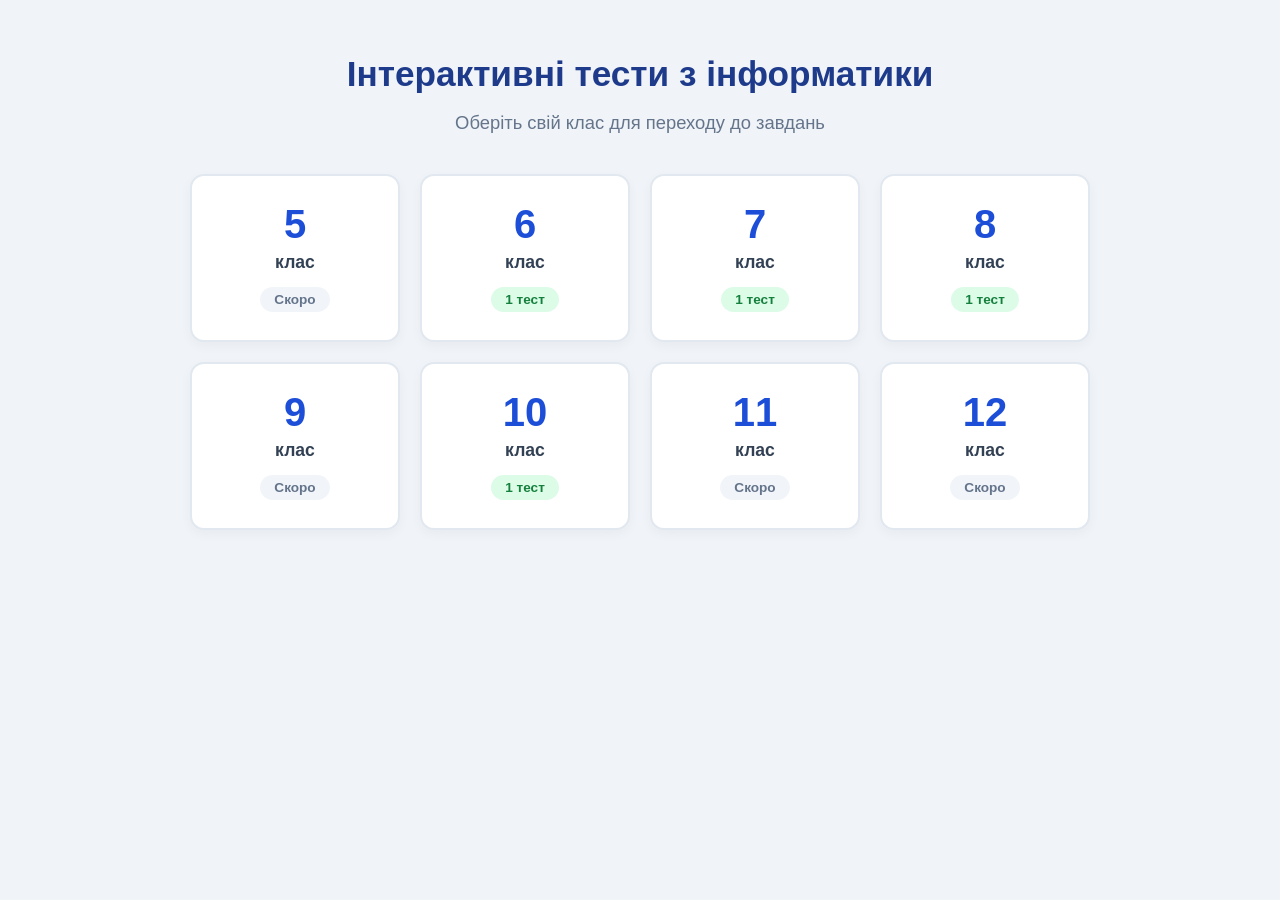
<file: index.html>
<!DOCTYPE html>
<html lang="uk">
<head>
    <meta charset="UTF-8">
    <meta name="viewport" content="width=device-width, initial-scale=1.0">
    <title>Інтерактивні тести з інформатики</title>
    <style>
        body { font-family: 'Segoe UI', Tahoma, Geneva, Verdana, sans-serif; background: #f0f4f8; color: #1e293b; margin: 0; padding: 30px 20px; }
        .container { max-width: 900px; margin: 0 auto; text-align: center; }
        h1 { color: #1e3a8a; font-size: 2.2em; margin-bottom: 10px; }
        p.subtitle { color: #64748b; font-size: 1.15em; margin-bottom: 40px; }
        .grid { display: grid; grid-template-columns: repeat(auto-fit, minmax(190px, 1fr)); gap: 20px; }
        .card { background: #fff; border-radius: 14px; padding: 28px 20px; text-decoration: none; color: inherit; border: 2px solid #e2e8f0; transition: all 0.25s ease; box-shadow: 0 4px 12px rgba(0,0,0,0.04); display: flex; flex-direction: column; align-items: center; }
        .card:hover { transform: translateY(-5px); border-color: #3b82f6; box-shadow: 0 10px 25px rgba(59,130,246,0.15); }
        .num { font-size: 2.5em; font-weight: 800; color: #1d4ed8; line-height: 1; }
        .label { font-size: 1.1em; font-weight: 600; margin: 8px 0 14px; color: #334155; }
        .badge { padding: 5px 14px; border-radius: 20px; font-size: 0.85em; font-weight: 600; background: #f1f5f9; color: #64748b; }
        .badge.active { background: #dcfce7; color: #15803d; }
    </style>
</head>
<body>
    <div class="container">
        <h1>Інтерактивні тести з інформатики</h1>
        <p class="subtitle">Оберіть свій клас для переходу до завдань</p>
        <div class="grid">
            <a href="5-klas/" class="card"><div class="num">5</div><div class="label">клас</div><div class="badge">Скоро</div></a>
            <a href="6-klas/" class="card"><div class="num">6</div><div class="label">клас</div><div class="badge active">1 тест</div></a>
            <a href="7-klas/" class="card"><div class="num">7</div><div class="label">клас</div><div class="badge active">1 тест</div></a>
            <a href="8-klas/" class="card"><div class="num">8</div><div class="label">клас</div><div class="badge active">1 тест</div></a>
            <a href="9-klas/" class="card"><div class="num">9</div><div class="label">клас</div><div class="badge">Скоро</div></a>
            <a href="10-klas/" class="card"><div class="num">10</div><div class="label">клас</div><div class="badge active">1 тест</div></a>
            <a href="11-klas/" class="card"><div class="num">11</div><div class="label">клас</div><div class="badge">Скоро</div></a>
            <a href="12-klas/" class="card"><div class="num">12</div><div class="label">клас</div><div class="badge">Скоро</div></a>
        </div>
    </div>
</body>
</html>
</file>
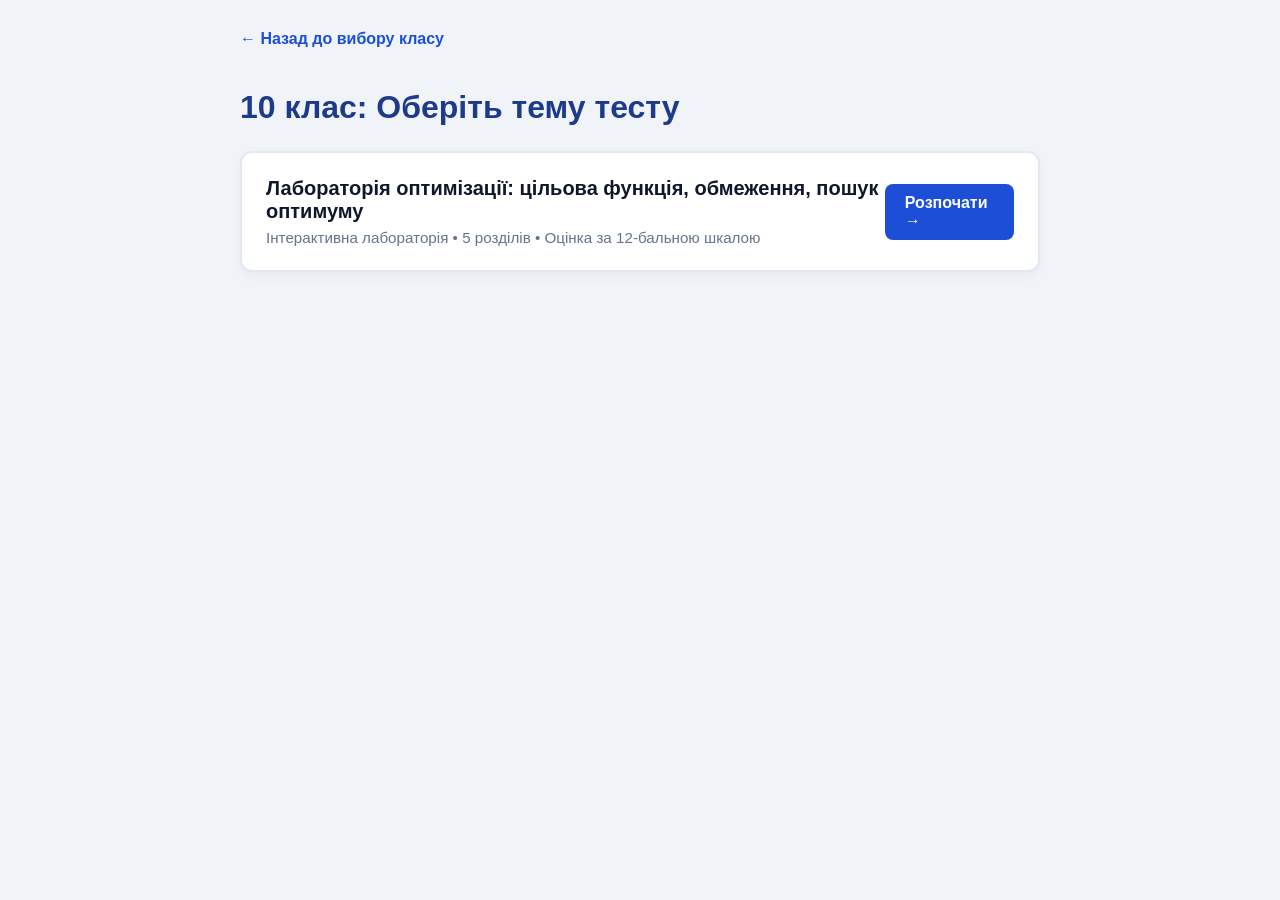
<file: 10-klas/index.html>
<!DOCTYPE html>
<html lang="uk">
<head>
    <meta charset="UTF-8">
    <meta name="viewport" content="width=device-width, initial-scale=1.0">
    <title>10 клас — Тести з інформатики</title>
    <style>
        body { font-family: 'Segoe UI', Tahoma, Geneva, Verdana, sans-serif; background: #f0f4f8; color: #1e293b; margin: 0; padding: 30px 20px; }
        .container { max-width: 800px; margin: 0 auto; }
        .back-link { display: inline-block; margin-bottom: 20px; color: #1d4ed8; text-decoration: none; font-weight: 600; }
        .back-link:hover { text-decoration: underline; }
        h1 { color: #1e3a8a; margin-bottom: 25px; }
        .topic-card { background: #fff; border-radius: 12px; padding: 24px; border: 2px solid #e2e8f0; text-decoration: none; color: inherit; display: flex; justify-content: space-between; align-items: center; transition: all 0.2s; box-shadow: 0 4px 12px rgba(0,0,0,0.04); }
        .topic-card:hover { border-color: #3b82f6; transform: translateY(-3px); }
        .topic-title { font-size: 1.25em; font-weight: bold; color: #0f172a; margin-bottom: 6px; }
        .topic-desc { color: #64748b; font-size: 0.95em; }
        .btn { background: #1d4ed8; color: #fff; padding: 10px 20px; border-radius: 8px; font-weight: 600; }
    </style>
</head>
<body>
    <div class="container">
        <a href="../" class="back-link">← Назад до вибору класу</a>
        <h1>10 клас: Оберіть тему тесту</h1>
        <a href="optymizatsiya/" class="topic-card">
            <div>
                <div class="topic-title">Лабораторія оптимізації: цільова функція, обмеження, пошук оптимуму</div>
                <div class="topic-desc">Інтерактивна лабораторія • 5 розділів • Оцінка за 12-бальною шкалою</div>
            </div>
            <div class="btn">Розпочати →</div>
        </a>
    </div>
</body>
</html>
</file>
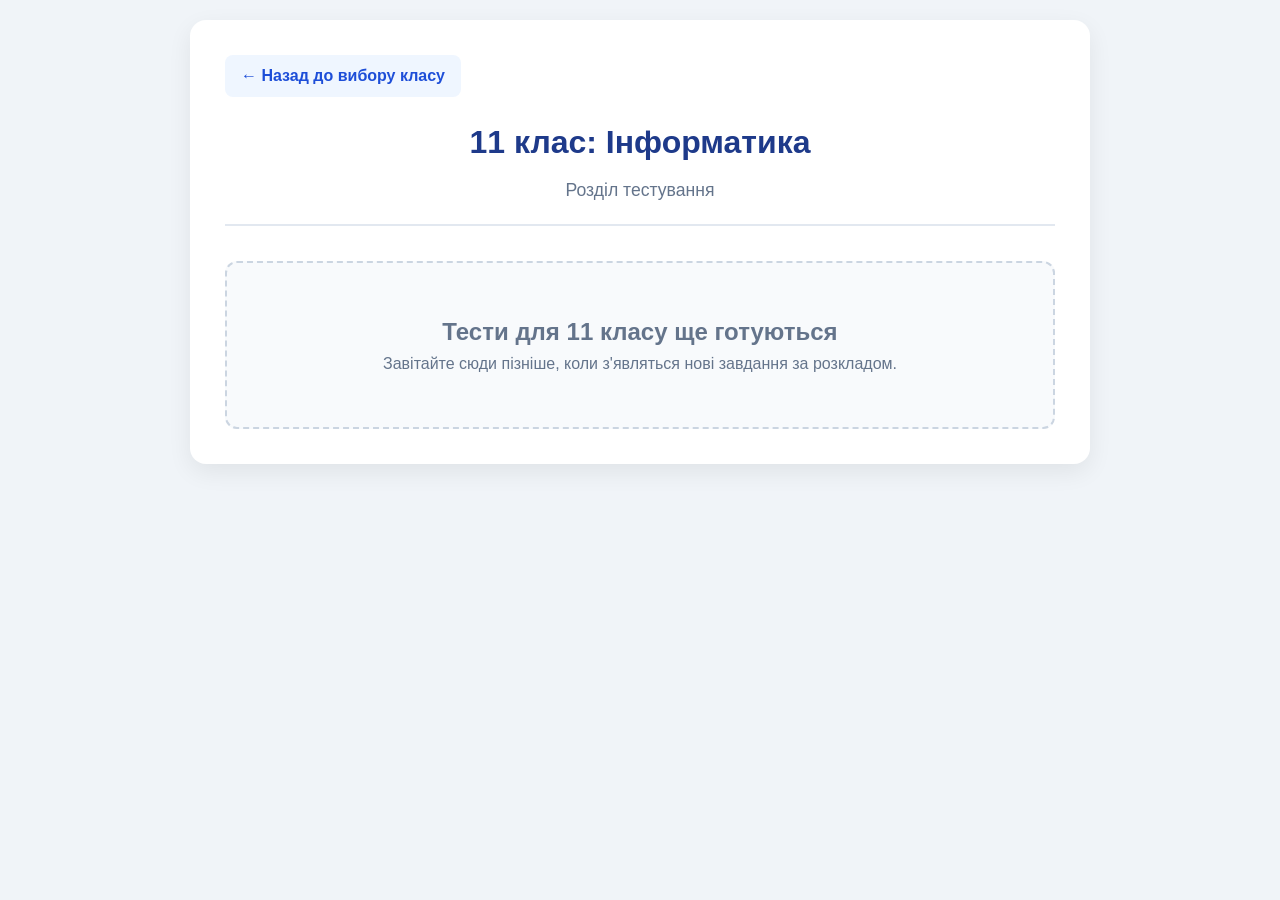
<file: 11-klas/index.html>
<!DOCTYPE html>
<html lang="uk">
<head>
    <meta charset="UTF-8">
    <meta name="viewport" content="width=device-width, initial-scale=1.0">
    <title>11 клас — Тести з інформатики</title>
    <link rel="stylesheet" href="../style.css">
</head>
<body>
<div class="container">
    <a href="../index.html" class="back-link">← Назад до вибору класу</a>
    <header>
        <h1>11 клас: Інформатика</h1>
        <p class="subtitle">Розділ тестування</p>
    </header>
    <div class="empty-state">
        <h2>Тести для 11 класу ще готуються</h2>
        <p>Завітайте сюди пізніше, коли з'являться нові завдання за розкладом.</p>
    </div>
</div>
</body>
</html>
</file>
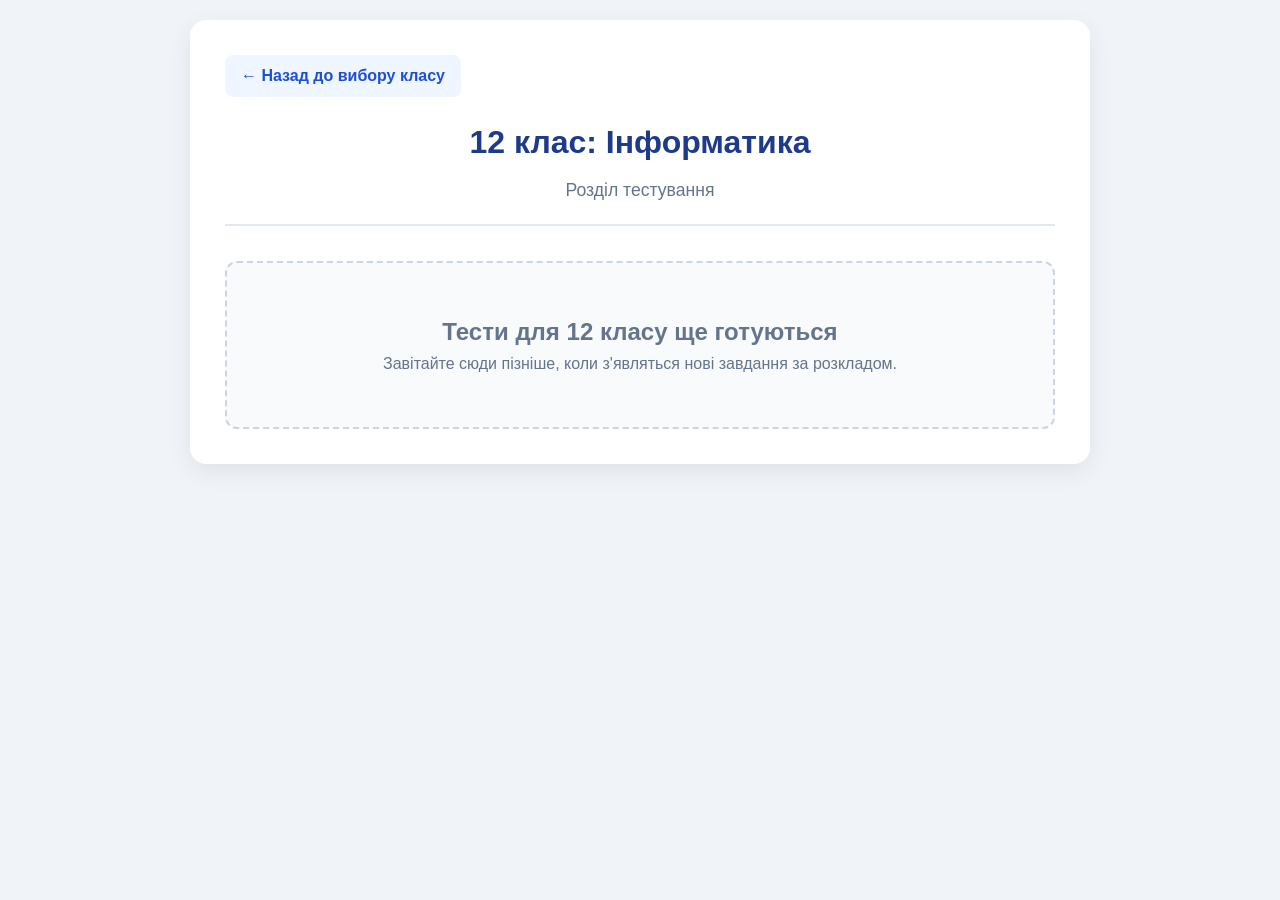
<file: 12-klas/index.html>
<!DOCTYPE html>
<html lang="uk">
<head>
    <meta charset="UTF-8">
    <meta name="viewport" content="width=device-width, initial-scale=1.0">
    <title>12 клас — Тести з інформатики</title>
    <link rel="stylesheet" href="../style.css">
</head>
<body>
<div class="container">
    <a href="../index.html" class="back-link">← Назад до вибору класу</a>
    <header>
        <h1>12 клас: Інформатика</h1>
        <p class="subtitle">Розділ тестування</p>
    </header>
    <div class="empty-state">
        <h2>Тести для 12 класу ще готуються</h2>
        <p>Завітайте сюди пізніше, коли з'являться нові завдання за розкладом.</p>
    </div>
</div>
</body>
</html>
</file>
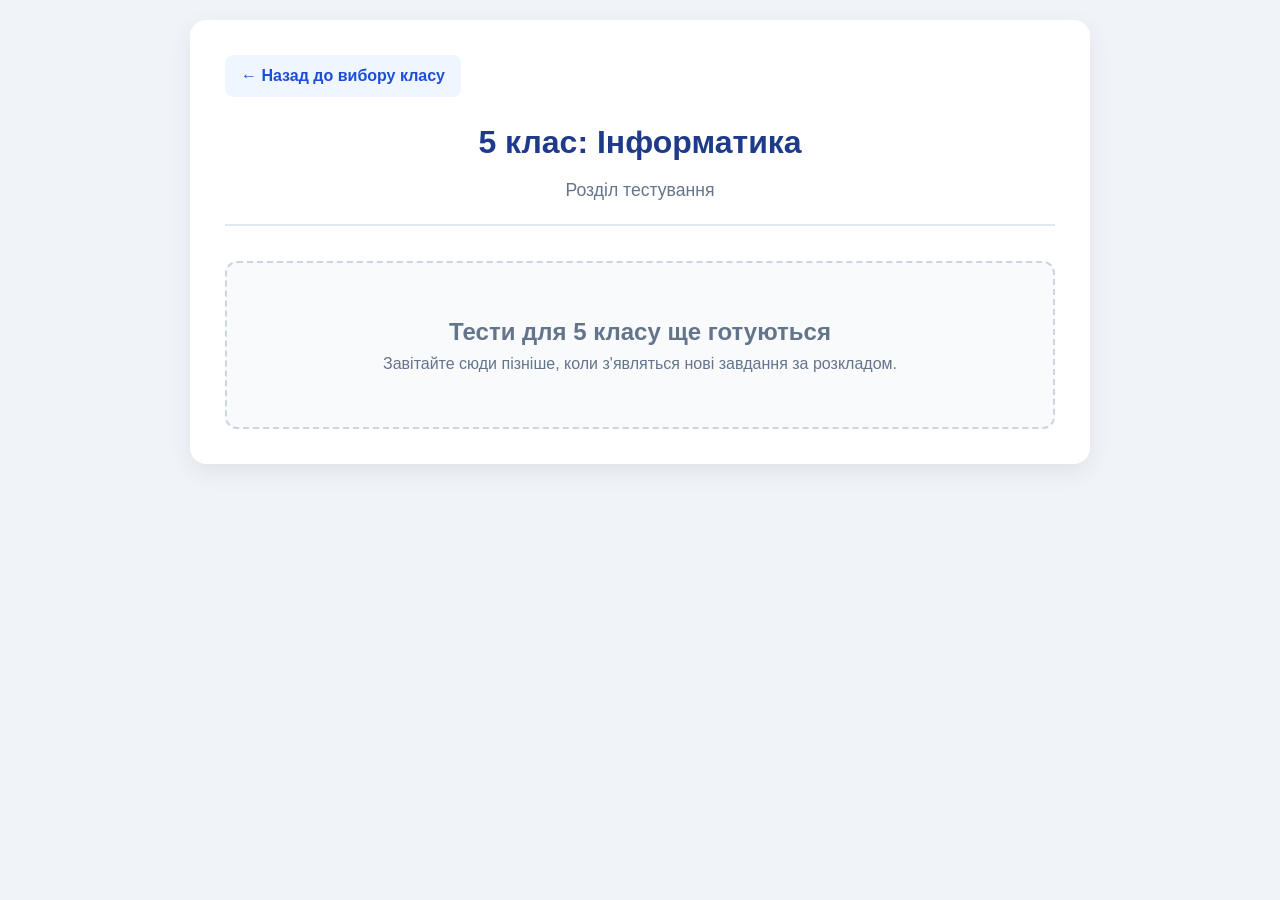
<file: 5-klas/index.html>
<!DOCTYPE html>
<html lang="uk">
<head>
    <meta charset="UTF-8">
    <meta name="viewport" content="width=device-width, initial-scale=1.0">
    <title>5 клас — Тести з інформатики</title>
    <link rel="stylesheet" href="../style.css">
</head>
<body>
<div class="container">
    <a href="../index.html" class="back-link">← Назад до вибору класу</a>
    <header>
        <h1>5 клас: Інформатика</h1>
        <p class="subtitle">Розділ тестування</p>
    </header>
    <div class="empty-state">
        <h2>Тести для 5 класу ще готуються</h2>
        <p>Завітайте сюди пізніше, коли з'являться нові завдання за розкладом.</p>
    </div>
</div>
</body>
</html>
</file>
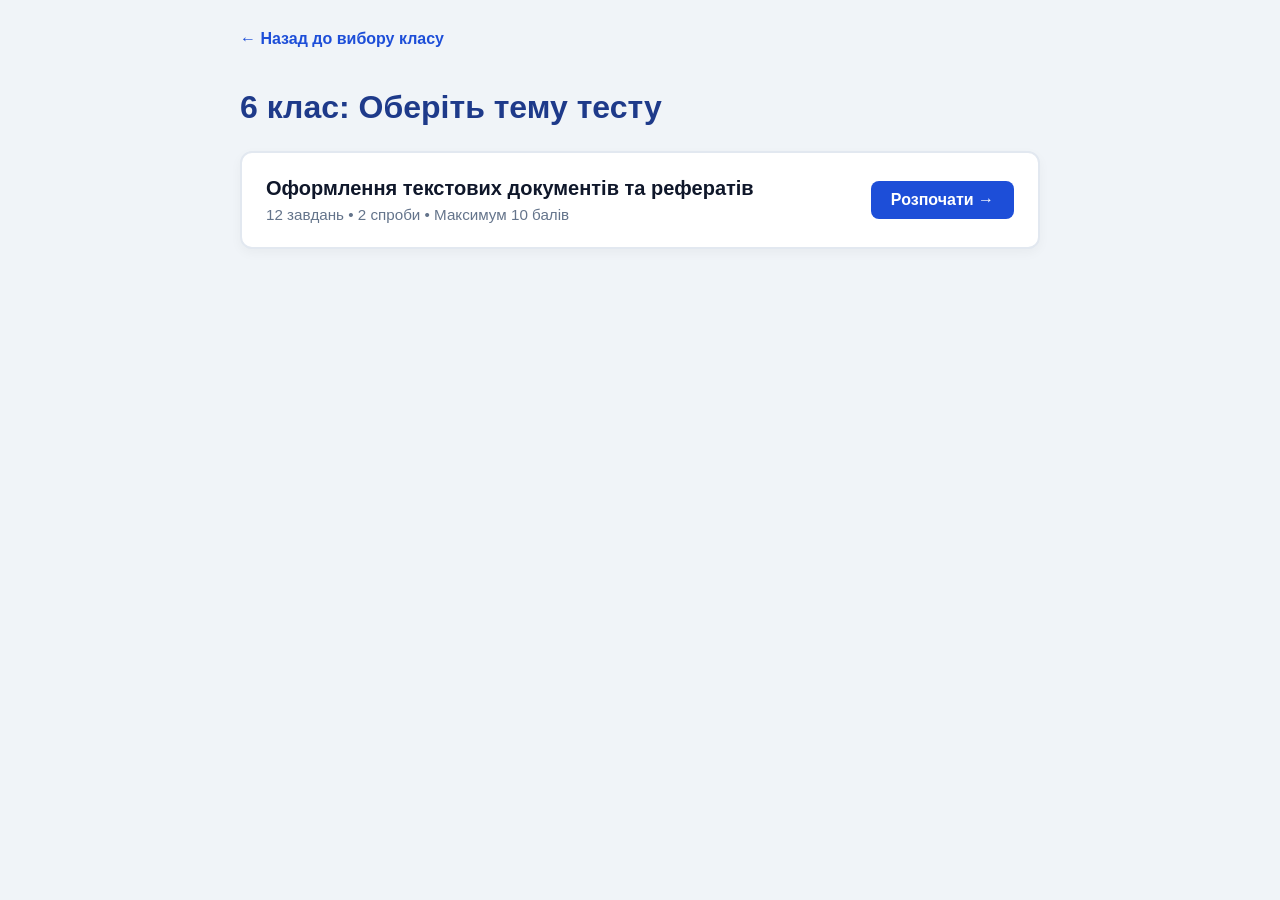
<file: 6-klas/index.html>
<!DOCTYPE html>
<html lang="uk">
<head>
    <meta charset="UTF-8">
    <meta name="viewport" content="width=device-width, initial-scale=1.0">
    <title>6 клас — Тести з інформатики</title>
    <style>
        body { font-family: 'Segoe UI', Tahoma, Geneva, Verdana, sans-serif; background: #f0f4f8; color: #1e293b; margin: 0; padding: 30px 20px; }
        .container { max-width: 800px; margin: 0 auto; }
        .back-link { display: inline-block; margin-bottom: 20px; color: #1d4ed8; text-decoration: none; font-weight: 600; }
        .back-link:hover { text-decoration: underline; }
        h1 { color: #1e3a8a; margin-bottom: 25px; }
        .topic-card { background: #fff; border-radius: 12px; padding: 24px; border: 2px solid #e2e8f0; text-decoration: none; color: inherit; display: flex; justify-content: space-between; align-items: center; transition: all 0.2s; box-shadow: 0 4px 12px rgba(0,0,0,0.04); }
        .topic-card:hover { border-color: #3b82f6; transform: translateY(-3px); }
        .topic-title { font-size: 1.25em; font-weight: bold; color: #0f172a; margin-bottom: 6px; }
        .topic-desc { color: #64748b; font-size: 0.95em; }
        .btn { background: #1d4ed8; color: #fff; padding: 10px 20px; border-radius: 8px; font-weight: 600; }
    </style>
</head>
<body>
    <div class="container">
        <a href="../" class="back-link">← Назад до вибору класу</a>
        <h1>6 клас: Оберіть тему тесту</h1>
        <a href="oformlennya-dokumentiv/" class="topic-card">
            <div>
                <div class="topic-title">Оформлення текстових документів та рефератів</div>
                <div class="topic-desc">12 завдань • 2 спроби • Максимум 10 балів</div>
            </div>
            <div class="btn">Розпочати →</div>
        </a>
    </div>
</body>
</html>
</file>
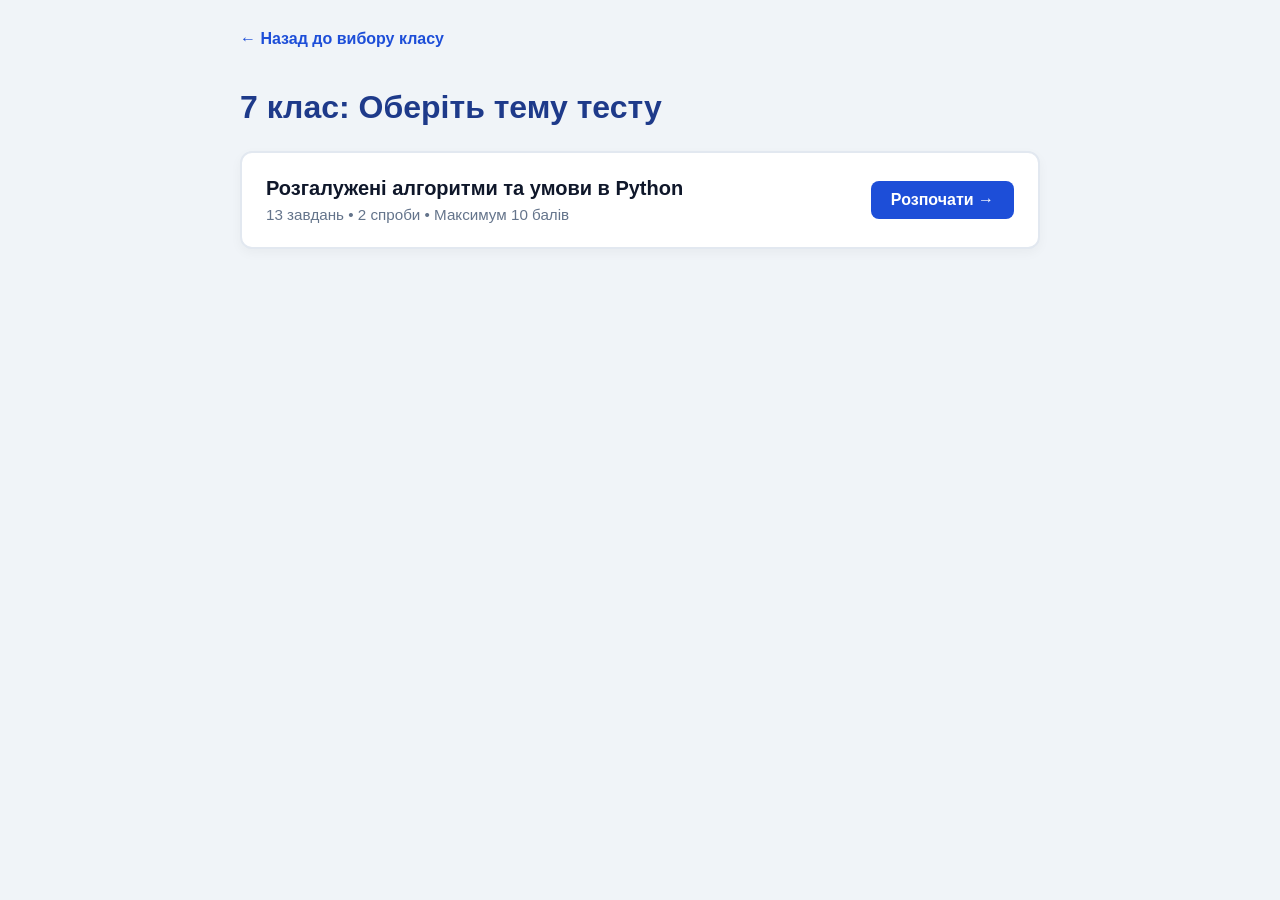
<file: 7-klas/index.html>
<!DOCTYPE html>
<html lang="uk">
<head>
    <meta charset="UTF-8">
    <meta name="viewport" content="width=device-width, initial-scale=1.0">
    <title>7 клас — Тести з інформатики</title>
    <style>
        body { font-family: 'Segoe UI', Tahoma, Geneva, Verdana, sans-serif; background: #f0f4f8; color: #1e293b; margin: 0; padding: 30px 20px; }
        .container { max-width: 800px; margin: 0 auto; }
        .back-link { display: inline-block; margin-bottom: 20px; color: #1d4ed8; text-decoration: none; font-weight: 600; }
        .back-link:hover { text-decoration: underline; }
        h1 { color: #1e3a8a; margin-bottom: 25px; }
        .topic-card { background: #fff; border-radius: 12px; padding: 24px; border: 2px solid #e2e8f0; text-decoration: none; color: inherit; display: flex; justify-content: space-between; align-items: center; transition: all 0.2s; box-shadow: 0 4px 12px rgba(0,0,0,0.04); }
        .topic-card:hover { border-color: #3b82f6; transform: translateY(-3px); }
        .topic-title { font-size: 1.25em; font-weight: bold; color: #0f172a; margin-bottom: 6px; }
        .topic-desc { color: #64748b; font-size: 0.95em; }
        .btn { background: #1d4ed8; color: #fff; padding: 10px 20px; border-radius: 8px; font-weight: 600; }
    </style>
</head>
<body>
    <div class="container">
        <a href="../" class="back-link">← Назад до вибору класу</a>
        <h1>7 клас: Оберіть тему тесту</h1>
        <a href="rozgaluzhennya/" class="topic-card">
            <div>
                <div class="topic-title">Розгалужені алгоритми та умови в Python</div>
                <div class="topic-desc">13 завдань • 2 спроби • Максимум 10 балів</div>
            </div>
            <div class="btn">Розпочати →</div>
        </a>
    </div>
</body>
</html>
</file>
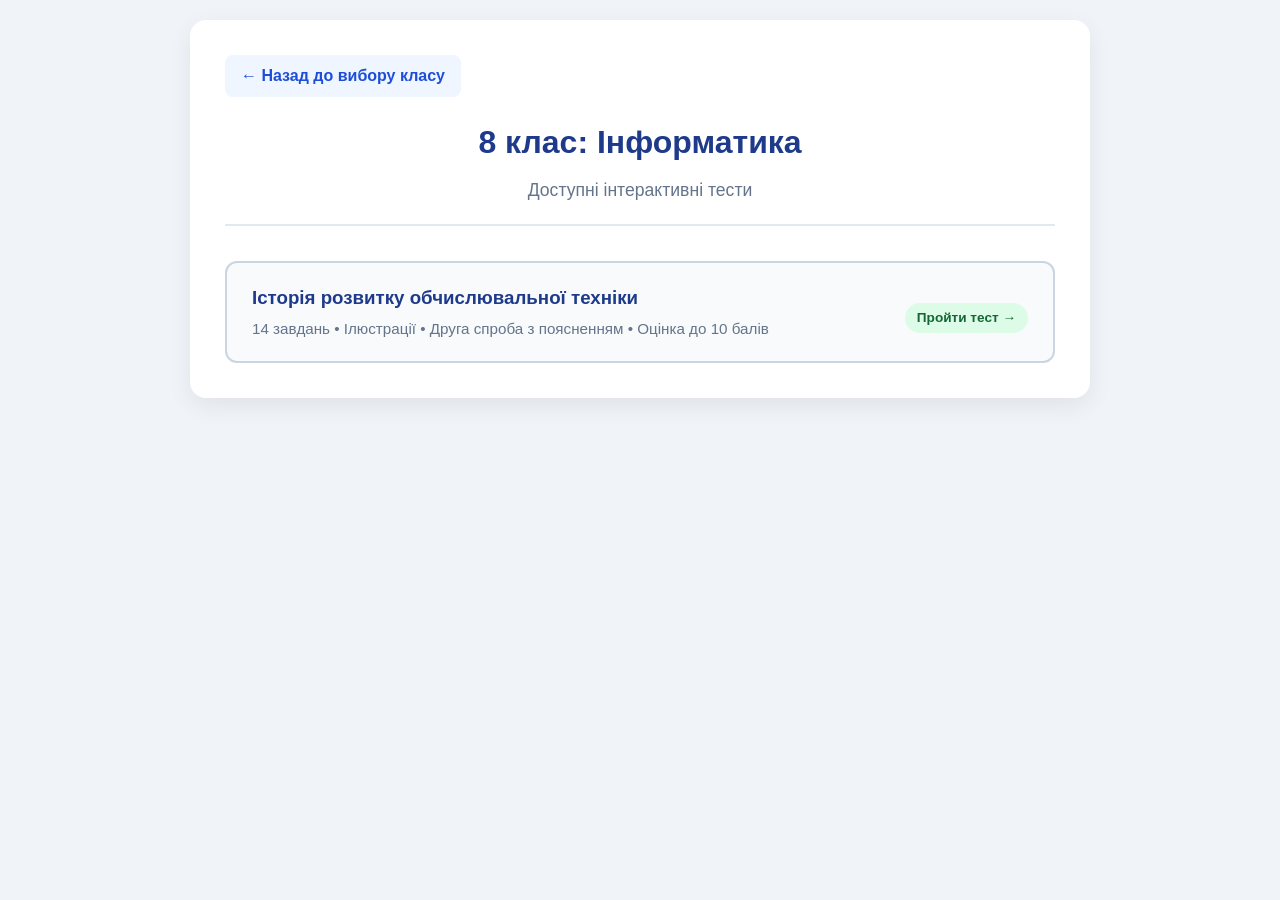
<file: 8-klas/index.html>
<!DOCTYPE html>
<html lang="uk">
<head>
    <meta charset="UTF-8">
    <meta name="viewport" content="width=device-width, initial-scale=1.0">
    <title>8 клас — Тести з інформатики</title>
    <link rel="stylesheet" href="../style.css">
</head>
<body>
<div class="container">
    <a href="../index.html" class="back-link">← Назад до вибору класу</a>
    <header>
        <h1>8 клас: Інформатика</h1>
        <p class="subtitle">Доступні інтерактивні тести</p>
    </header>
    <div class="topic-list">
        <a href="istoriya-kompyuteriv/index.html" class="topic-card">
            <div class="topic-info">
                <h3>Історія розвитку обчислювальної техніки</h3>
                <p>14 завдань • Ілюстрації • Друга спроба з поясненням • Оцінка до 10 балів</p>
            </div>
            <span class="badge badge-active">Пройти тест →</span>
        </a>
    </div>
</div>
</body>
</html>
</file>
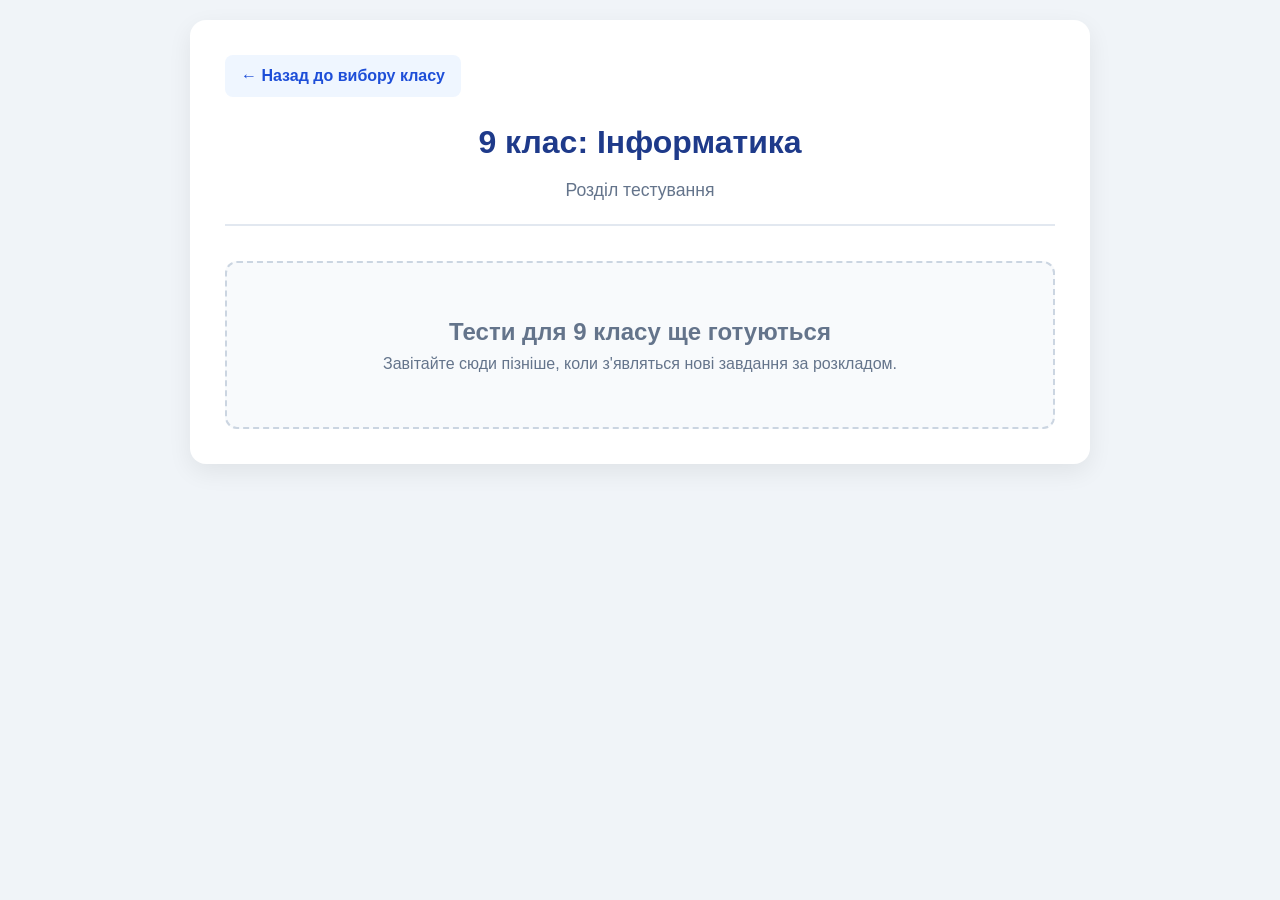
<file: 9-klas/index.html>
<!DOCTYPE html>
<html lang="uk">
<head>
    <meta charset="UTF-8">
    <meta name="viewport" content="width=device-width, initial-scale=1.0">
    <title>9 клас — Тести з інформатики</title>
    <link rel="stylesheet" href="../style.css">
</head>
<body>
<div class="container">
    <a href="../index.html" class="back-link">← Назад до вибору класу</a>
    <header>
        <h1>9 клас: Інформатика</h1>
        <p class="subtitle">Розділ тестування</p>
    </header>
    <div class="empty-state">
        <h2>Тести для 9 класу ще готуються</h2>
        <p>Завітайте сюди пізніше, коли з'являться нові завдання за розкладом.</p>
    </div>
</div>
</body>
</html>
</file>
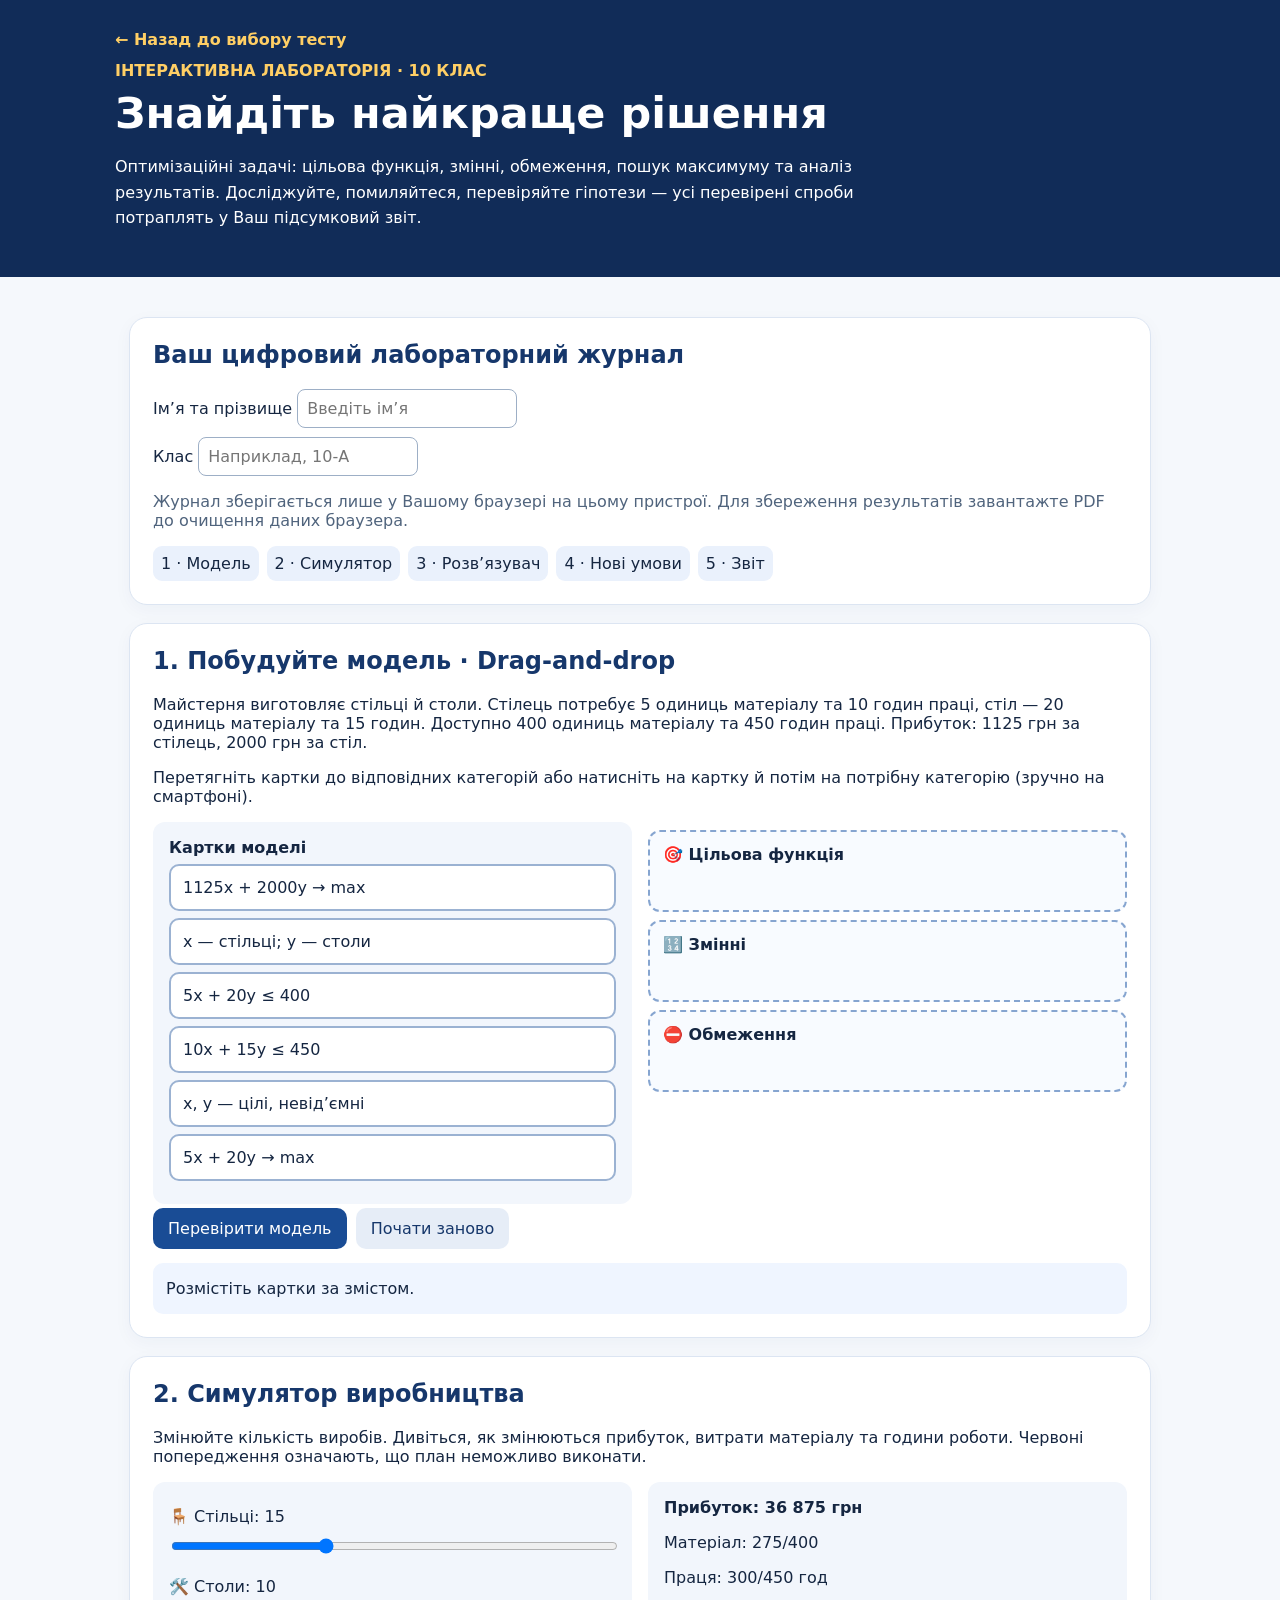
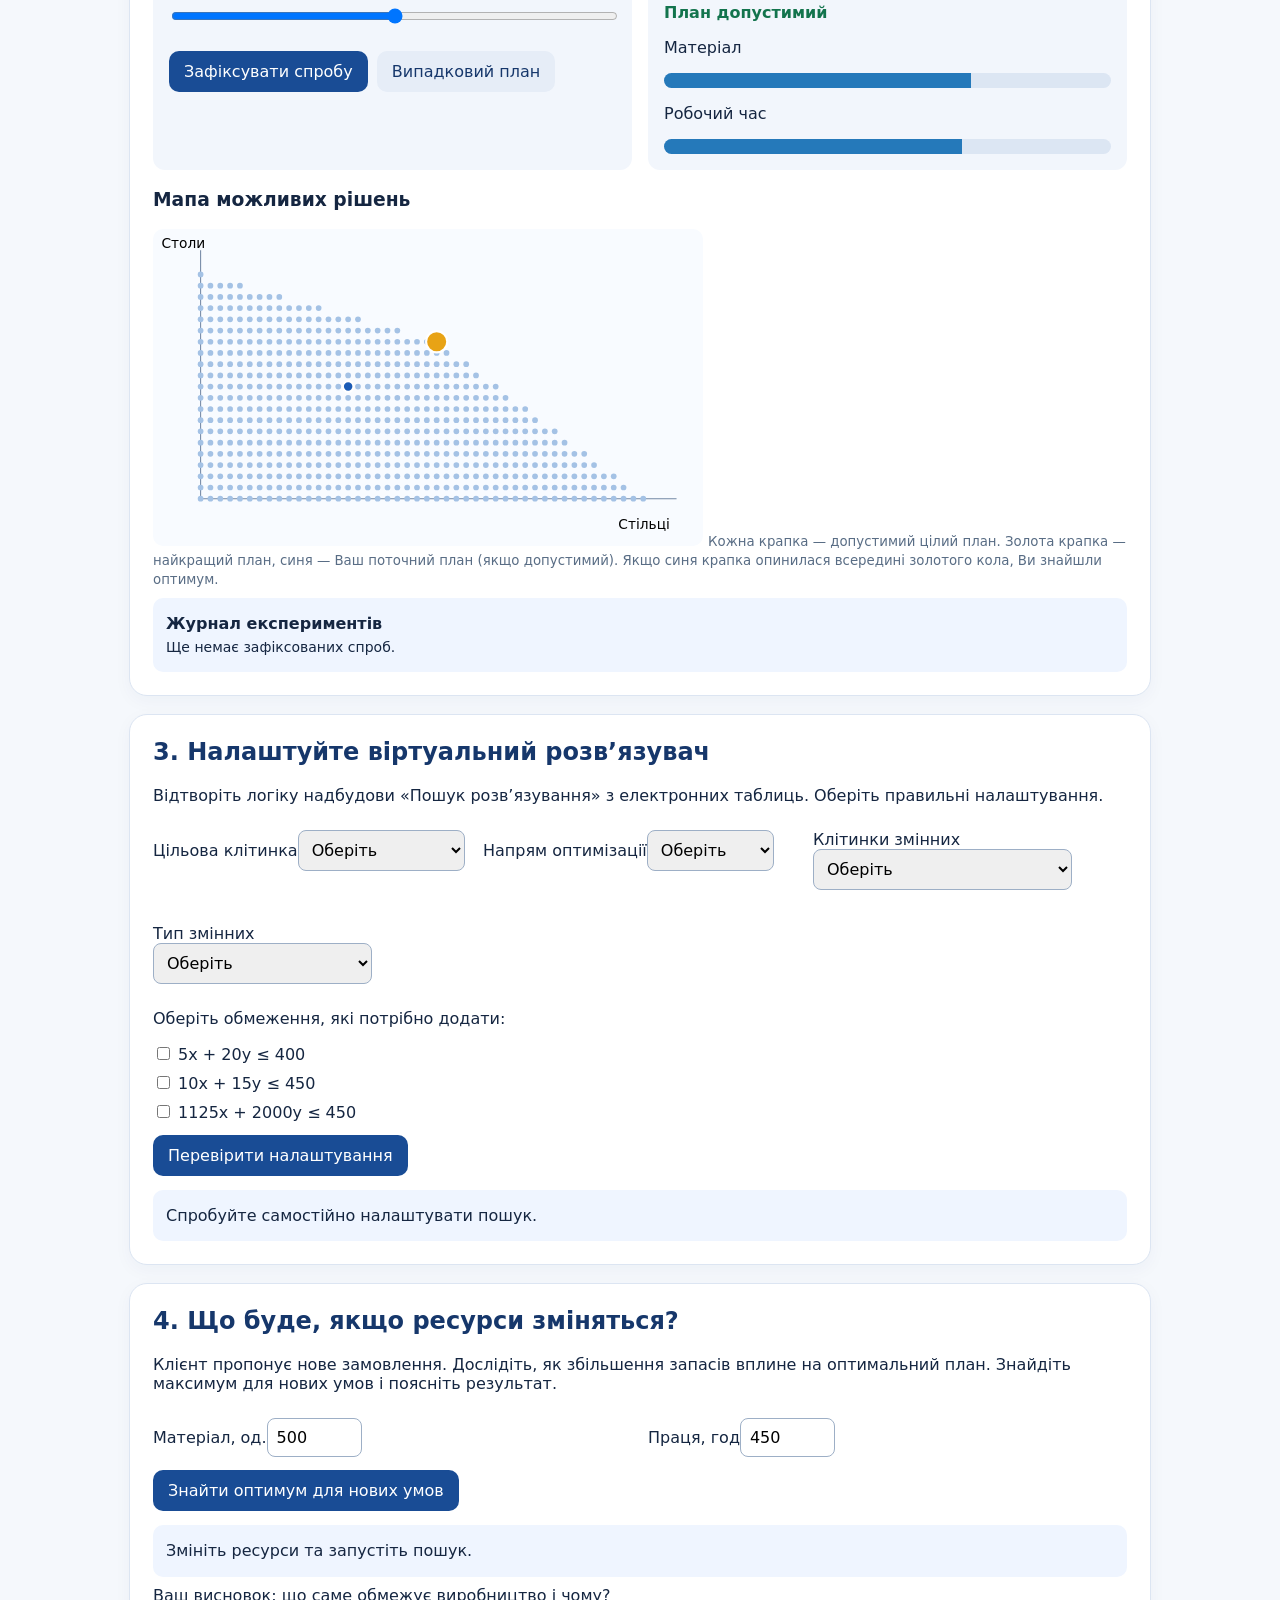
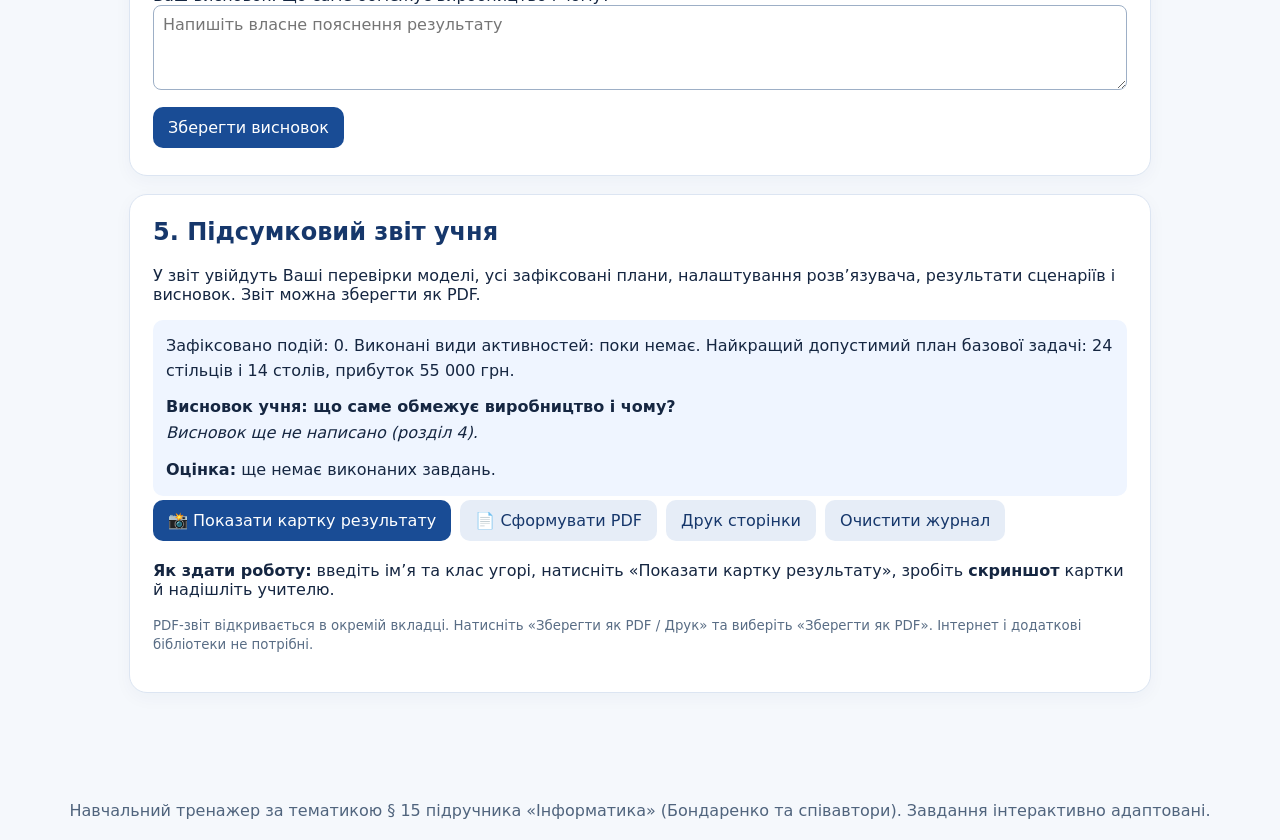
<file: 10-klas/optymizatsiya/index.html>
<!DOCTYPE html>
<html lang="uk">
<head>
<meta charset="utf-8">
<meta name="viewport" content="width=device-width,initial-scale=1">
<title>Лабораторія оптимізації · 10 клас</title>
<style>
:root{font-family:system-ui,Arial;color:#152641;background:#f5f8fc}
*{box-sizing:border-box}
body{margin:0}
header{background:#112c58;color:white;padding:30px max(18px,calc((100% - 1050px)/2))}
h1{font-size:clamp(28px,4vw,43px);margin:8px 0}
header p{max-width:780px;line-height:1.6}
.tag{color:#ffcf65;font-weight:700}
main{max-width:1050px;margin:auto;padding:22px 14px 70px}
.panel{background:white;border:1px solid #dce5f2;border-radius:18px;padding:23px;margin:18px 0;box-shadow:0 5px 18px #17305b0a}
h2{margin-top:0;color:#16376b}
.muted{color:#50647d}
.grid{display:grid;grid-template-columns:repeat(auto-fit,minmax(235px,1fr));gap:16px}
.card{background:#f2f6fc;border-radius:12px;padding:16px}
.pill{display:inline-block;background:#e4edfa;padding:6px 11px;border-radius:50px;margin:4px}
button,input,select,textarea{font:inherit}
button{background:#194c95;color:white;border:0;border-radius:10px;padding:11px 15px;cursor:pointer;margin:4px 4px 4px 0}
button.secondary{background:#e6edf7;color:#16376b}
button:focus-visible,input:focus-visible{outline:3px solid #ffba45}
input[type=number]{width:95px}
input,textarea,select{padding:9px;border:1px solid #9dafc6;border-radius:8px;max-width:100%}
textarea{width:100%;min-height:85px}
label{display:block;margin:9px 0}
.drag{padding:12px;background:#fff;border:2px solid #9bb2d2;border-radius:10px;cursor:grab;margin:7px 0}
.drop{border:2px dashed #86a5d0;border-radius:12px;padding:13px;min-height:82px;margin:8px 0;background:#f8fbff}
.drop.over{background:#d9e9ff}
.ok{color:#13744d;font-weight:700}
.bad{color:#b33333;font-weight:700}
.result{padding:13px;background:#eff5ff;border-radius:10px;margin-top:10px;line-height:1.6}
.bar{height:15px;background:#dce6f3;border-radius:20px;overflow:hidden}
.bar span{display:block;height:100%;background:#2579ba;transition:width .2s}
.history{max-height:220px;overflow:auto;font-size:14px}
table{border-collapse:collapse;width:100%;font-size:14px}
th,td{border-bottom:1px solid #e0e8f1;padding:8px;text-align:left}
svg{width:100%;height:auto;max-width:550px;background:#f8fbff;border-radius:10px}
small{color:#596d85}
.steps{display:flex;flex-wrap:wrap;gap:8px}
.step{padding:8px;background:#eaf1fc;border-radius:9px}
.status{font-size:15px;font-weight:650}
footer{text-align:center;color:#50647d;padding:20px}
@media(max-width:600px){.panel{padding:16px}button{min-height:44px}header{padding:24px 17px}}
.back{display:inline-block;margin-bottom:12px;color:#ffcf65;text-decoration:none;font-weight:600}.back:hover{text-decoration:underline}
#summary{overflow-x:auto}
#cardOverlay{position:fixed;top:0;left:0;right:0;bottom:0;background:#dfe8f5;overflow:auto;z-index:50;display:none;padding:10px;-webkit-overflow-scrolling:touch}
#cardOverlay.on{display:block}
.capbar{max-width:480px;margin:0 auto 8px;display:flex;gap:8px;align-items:center;justify-content:space-between;font-size:13px;color:#33496a}
.capbar button{margin:0;padding:9px 13px}
.rcard{max-width:480px;margin:0 auto;background:#fff;border:2px solid #194c95;border-radius:14px;padding:12px 14px;font-size:14px;line-height:1.4;color:#152641}
.rcard h3{margin:0 0 8px;font-size:15px;color:#16376b}
.rcard .who{display:flex;justify-content:space-between;gap:8px;align-items:flex-start}
.rcard .big{font-size:36px;font-weight:800;color:#16376b;line-height:1}
.rcard table{margin:8px 0}
.rcard td{padding:4px;font-size:13px}
.rcard td:last-child{text-align:right;white-space:nowrap}
.rcard .concl{white-space:pre-wrap;overflow-wrap:anywhere;background:#f2f6fc;border-radius:8px;padding:8px;font-size:13px;margin:4px 0 8px}
.rcard small{color:#596d85}
</style>
</head>
<body>
<header>
<a href="../" class="back">← Назад до вибору тесту</a><br>
<div class="tag">ІНТЕРАКТИВНА ЛАБОРАТОРІЯ · 10 КЛАС</div>
<h1>Знайдіть найкраще рішення</h1>
<p>Оптимізаційні задачі: цільова функція, змінні, обмеження, пошук максимуму та аналіз результатів. Досліджуйте, помиляйтеся, перевіряйте гіпотези — усі перевірені спроби потраплять у Ваш підсумковий звіт.</p>
</header>
<main>
<section class="panel">
<h2>Ваш цифровий лабораторний журнал</h2>
<label>Ім’я та прізвище <input id="student" placeholder="Введіть ім’я"></label>
<label>Клас <input id="klass" placeholder="Наприклад, 10-А"></label>
<p class="muted">Журнал зберігається лише у Вашому браузері на цьому пристрої. Для збереження результатів завантажте PDF до очищення даних браузера.</p>
<div class="steps"><span class="step">1 · Модель</span><span class="step">2 · Симулятор</span><span class="step">3 · Розв’язувач</span><span class="step">4 · Нові умови</span><span class="step">5 · Звіт</span></div>
</section>

<section class="panel">
<h2>1. Побудуйте модель · Drag-and-drop</h2>
<p>Майстерня виготовляє стільці й столи. Стілець потребує 5 одиниць матеріалу та 10 годин праці, стіл — 20 одиниць матеріалу та 15 годин. Доступно 400 одиниць матеріалу та 450 годин праці. Прибуток: 1125 грн за стілець, 2000 грн за стіл.</p>
<p>Перетягніть картки до відповідних категорій або натисніть на картку й потім на потрібну категорію (зручно на смартфоні).</p>
<div class="grid">
<div id="pool" class="card"><strong>Картки моделі</strong></div>
<div>
<div class="drop" data-zone="goal"><strong>🎯 Цільова функція</strong></div>
<div class="drop" data-zone="variables"><strong>🔢 Змінні</strong></div>
<div class="drop" data-zone="limits"><strong>⛔ Обмеження</strong></div>
</div>
</div>
<button onclick="checkModel()">Перевірити модель</button>
<button class="secondary" onclick="resetModel()">Почати заново</button>
<div id="modelFeedback" class="result" aria-live="polite">Розмістіть картки за змістом.</div>
</section>

<section class="panel">
<h2>2. Симулятор виробництва</h2>
<p>Змінюйте кількість виробів. Дивіться, як змінюються прибуток, витрати матеріалу та години роботи. Червоні попередження означають, що план неможливо виконати.</p>
<div class="grid">
<div class="card">
<label>🪑 Стільці: <output id="chairOut">15</output><input id="chairs" type="range" min="0" max="45" value="15" style="width:100%"></label>
<label>🛠️ Столи: <output id="tableOut">10</output><input id="tables" type="range" min="0" max="20" value="10" style="width:100%"></label>
<button onclick="saveTry('Симулятор')">Зафіксувати спробу</button>
<button class="secondary" onclick="randomTry()">Випадковий план</button>
</div>
<div class="card">
<div id="simOutput"></div>
<p>Матеріал</p><div class="bar"><span id="matBar"></span></div>
<p>Робочий час</p><div class="bar"><span id="hourBar"></span></div>
</div>
</div>
<h3>Мапа можливих рішень</h3>
<svg id="plot" viewBox="0 0 520 300" role="img" aria-label="Графік допустимих планів за кількістю стільців і столів"></svg>
<small>Кожна крапка — допустимий цілий план. Золота крапка — найкращий план, синя — Ваш поточний план (якщо допустимий). Якщо синя крапка опинилася всередині золотого кола, Ви знайшли оптимум.</small>
<div class="result"><strong>Журнал експериментів</strong><div id="history" class="history"></div></div>
</section>

<section class="panel">
<h2>3. Налаштуйте віртуальний розв’язувач</h2>
<p>Відтворіть логіку надбудови «Пошук розв’язування» з електронних таблиць. Оберіть правильні налаштування.</p>
<div class="grid">
<label>Цільова клітинка<select id="target"><option value="">Оберіть</option><option value="B7">B7 — прибуток</option><option value="B5">B5 — матеріал</option><option value="B2">B2 — стільці</option></select></label>
<label>Напрям оптимізації<select id="direction"><option value="">Оберіть</option><option value="max">Максимум</option><option value="min">Мінімум</option></select></label>
<label>Клітинки змінних<select id="changing"><option value="">Оберіть</option><option value="B2:B3">B2:B3 — кількості виробів</option><option value="B5:B6">B5:B6 — витрати ресурсів</option></select></label>
<label>Тип змінних<select id="integer"><option value="">Оберіть</option><option value="int">Невід’ємні цілі числа</option><option value="real">Будь-які дійсні числа</option></select></label>
</div>
<p>Оберіть обмеження, які потрібно додати:</p>
<label><input type="checkbox" class="constraint" value="material"> 5x + 20y ≤ 400</label>
<label><input type="checkbox" class="constraint" value="labor"> 10x + 15y ≤ 450</label>
<label><input type="checkbox" class="constraint" value="wrong"> 1125x + 2000y ≤ 450</label>
<button onclick="checkSolver()">Перевірити налаштування</button>
<div id="solverFeedback" class="result" aria-live="polite">Спробуйте самостійно налаштувати пошук.</div>
</section>

<section class="panel">
<h2>4. Що буде, якщо ресурси зміняться?</h2>
<p>Клієнт пропонує нове замовлення. Дослідіть, як збільшення запасів вплине на оптимальний план. Знайдіть максимум для нових умов і поясніть результат.</p>
<div class="grid">
<label>Матеріал, од.<input id="newMat" type="number" min="100" max="1000" step="25" value="500"></label>
<label>Праця, год<input id="newHours" type="number" min="100" max="1000" step="25" value="450"></label>
</div>
<button onclick="solveScenario()">Знайти оптимум для нових умов</button>
<div id="scenarioOutput" class="result">Змініть ресурси та запустіть пошук.</div>
<label>Ваш висновок: що саме обмежує виробництво і чому?<textarea id="conclusion" placeholder="Напишіть власне пояснення результату"></textarea></label>
<button onclick="saveConclusion()">Зберегти висновок</button>
</section>

<section class="panel">
<h2>5. Підсумковий звіт учня</h2>
<p>У звіт увійдуть Ваші перевірки моделі, усі зафіксовані плани, налаштування розв’язувача, результати сценаріїв і висновок. Звіт можна зберегти як PDF.</p>
<div id="summary" class="result"></div>
<button onclick="showCard()">📸 Показати картку результату</button>
<button class="secondary" onclick="exportPDF()">📄 Сформувати PDF</button>
<button class="secondary" onclick="window.print()">Друк сторінки</button>
<button class="secondary" onclick="resetJournal()">Очистити журнал</button>
<p><strong>Як здати роботу:</strong> введіть ім’я та клас угорі, натисніть «Показати картку результату», зробіть <strong>скриншот</strong> картки й надішліть учителю.</p>
<p><small>PDF-звіт відкривається в окремій вкладці. Натисніть «Зберегти як PDF / Друк» та виберіть «Зберегти як PDF». Інтернет і додаткові бібліотеки не потрібні.</small></p>
</section>
</main>
<footer>Навчальний тренажер за тематикою § 15 підручника «Інформатика» (Бондаренко та співавтори). Завдання інтерактивно адаптовані.</footer>

<div id="cardOverlay" role="dialog" aria-label="Картка результату">
<div class="capbar"><span>📸 Зробіть скриншот цього екрана</span><button onclick="hideCard()">✕ Закрити</button></div>
<div class="rcard" id="cardBody"></div>
</div>
<script>
const $=id=>document.getElementById(id), KEY='opt-lab-2026-v1';
let log=[];
try{log=JSON.parse(localStorage.getItem(KEY)||'[]')}catch(e){}
const SKEY=KEY+'-state';
let st={modelBest:0,modelAttempts:0,solverAttempts:0,solverOnAttempt:0,tries:[],scenarios:[]};
try{Object.assign(st,JSON.parse(localStorage.getItem(SKEY)||'{}'))}catch(e){}
function saveState(){try{localStorage.setItem(SKEY,JSON.stringify(st))}catch(e){}}
const cards=[
 ['profit','1125x + 2000y → max','goal'],
 ['vars','x — стільці; y — столи','variables'],
 ['mat','5x + 20y ≤ 400','limits'],
 ['hours','10x + 15y ≤ 450','limits'],
 ['nonneg','x, y — цілі, невід’ємні','limits'],
 ['distract','5x + 20y → max','goal_wrong']
];
let selected=null;

function record(type,detail){
  log.push({time:new Date().toLocaleString('uk-UA'),type,detail});
  try{localStorage.setItem(KEY,JSON.stringify(log))}catch(e){}
  renderHistory();renderSummary();
}

function resetModel(){
  document.querySelectorAll('.drag').forEach(e=>e.remove());
  cards.forEach(([id,label])=>{
    let e=document.createElement('div');
    e.className='drag';e.id='drag-'+id;e.draggable=true;e.tabIndex=0;e.textContent=label;
    e.addEventListener('dragstart',ev=>ev.dataTransfer.setData('text/plain',id));
    e.addEventListener('click',ev=>{
      ev.stopPropagation();
      // якщо вже вибрано іншу картку — перенести її туди, де лежить ця
      if(selected&&selected!==id){moveCard(selected,e.parentElement);return}
      document.querySelectorAll('.drag').forEach(d=>d.style.outline='');
      if(selected===id){selected=null;return}
      selected=id;e.style.outline='3px solid #ffba45';
    });
    e.addEventListener('keydown',ev=>{
      if(ev.key==='Enter'||ev.key===' '){ev.preventDefault();e.click()}
    });
    $('pool').appendChild(e);
  });
  $('modelFeedback').textContent='Розмістіть картки за змістом.';
}

document.querySelectorAll('.drop').forEach(z=>{
  z.addEventListener('dragover',e=>{e.preventDefault();z.classList.add('over')});
  z.addEventListener('dragleave',()=>z.classList.remove('over'));
  z.addEventListener('drop',e=>{e.preventDefault();z.classList.remove('over');moveCard(e.dataTransfer.getData('text/plain'),z)});
  z.addEventListener('click',()=>{if(selected)moveCard(selected,z)});
});

// «Картки моделі» теж приймають картки (щоб можна було повернути зайву картку)
(function(){
  let p=$('pool');
  p.addEventListener('dragover',e=>e.preventDefault());
  p.addEventListener('drop',e=>{e.preventDefault();moveCard(e.dataTransfer.getData('text/plain'),p)});
  p.addEventListener('click',()=>{if(selected)moveCard(selected,p)});
})();

function moveCard(id,z){
  let el=$('drag-'+id);
  if(el){z.appendChild(el);el.style.outline='';selected=null}
}

function checkModel(){
  let correct=0;
  cards.forEach(([id,,zone])=>{
    let el=$('drag-'+id),actual=el.parentElement.dataset.zone;
    if(actual===zone)correct++;
    if(zone==='goal_wrong'&&el.parentElement.id==='pool')correct++;
  });
  let good=correct===cards.length;
  let msg=good?'Усі складники визначено правильно.':'Правильних розміщень: '+correct+' із '+cards.length+'. Перевірте, чи не переплутали ціль і витрати.';
  $('modelFeedback').innerHTML='<span class="'+(good?'ok':'bad')+'">'+msg+'</span>';
  st.modelAttempts++;st.modelBest=Math.max(st.modelBest,correct);saveState();
  record('Модель',msg);
}

function feasible(x,y,m=400,h=450){return x>=0&&y>=0&&5*x+20*y<=m&&10*x+15*y<=h}

function optimum(m=400,h=450){
  let best={x:0,y:0,p:0};
  for(let x=0;x<=Math.floor(Math.min(m/5,h/10));x++)
    for(let y=0;y<=Math.floor(Math.min(m/20,h/15));y++){
      let p=1125*x+2000*y;
      if(feasible(x,y,m,h)&&p>best.p)best={x,y,p};
    }
  return best;
}
const best=optimum();

function simulation(){
  let x=+$('chairs').value,y=+$('tables').value,m=5*x+20*y,h=10*x+15*y,valid=feasible(x,y);
  $('chairOut').textContent=x;$('tableOut').textContent=y;
  $('simOutput').innerHTML='<strong>Прибуток: '+(1125*x+2000*y).toLocaleString('uk-UA')+' грн</strong><p>Матеріал: '+m+'/400</p><p>Праця: '+h+'/450 год</p><p class="'+(valid?'ok':'bad')+'">'+(valid?'План допустимий':'Ресурсів недостатньо')+'</p>';
  $('matBar').style.width=Math.min(100,m/400*100)+'%';
  $('hourBar').style.width=Math.min(100,h/450*100)+'%';
  $('matBar').style.background=m>400?'#d64d4d':'#2579ba';
  $('hourBar').style.background=h>450?'#d64d4d':'#2579ba';
  drawPlot(x,y);
}

function drawPlot(x,y){
  let svg=$('plot'),
  s='<line x1="45" y1="255" x2="495" y2="255" stroke="#7388a5"/><line x1="45" y1="255" x2="45" y2="20" stroke="#7388a5"/><text x="440" y="284" font-size="13">Стільці</text><text x="8" y="18" font-size="13">Столи</text>';
  for(let a=0;a<=45;a++)for(let b=0;b<=20;b++)
    if(feasible(a,b)){s+='<circle cx="'+(45+a*9.3)+'" cy="'+(255-b*10.6)+'" r="2.7" fill="#a4c2e5"/>'}
  // Золота крапка (найкращий план): більша, щоб було видно навіть під синьою
  s+='<circle cx="'+(45+best.x*9.3)+'" cy="'+(255-best.y*10.6)+'" r="10" fill="#e8a315" stroke="#fff" stroke-width="2"/>';
  // Синя крапка (поточний план): менша, малюється поверх золотої
  if(feasible(x,y))s+='<circle cx="'+(45+x*9.3)+'" cy="'+(255-y*10.6)+'" r="5" fill="#1b5bb5" stroke="white" stroke-width="2"/>';
  svg.innerHTML=s;
}

function saveTry(type){
  let x=+$('chairs').value,y=+$('tables').value;
  st.tries.push({x,y,ok:feasible(x,y)});saveState();
  record(type,`Стільці: ${x}; столи: ${y}; прибуток: ${1125*x+2000*y} грн; матеріал: ${5*x+20*y}/400; праця: ${10*x+15*y}/450; ${feasible(x,y)?'допустимий':'недопустимий'} план`);
}

function randomTry(){
  $('chairs').value=Math.floor(Math.random()*46);
  $('tables').value=Math.floor(Math.random()*21);
  simulation();
  saveTry('Випадковий експеримент');
}

function checkSolver(){
  let chosen=[...document.querySelectorAll('.constraint:checked')].map(x=>x.value);
  let good=$('target').value==='B7'&&$('direction').value==='max'&&$('changing').value==='B2:B3'&&$('integer').value==='int'&&chosen.length===2&&chosen.includes('material')&&chosen.includes('labor');
  let msg=good?`Налаштування правильні. Оптимум: ${best.x} стільців, ${best.y} столів; прибуток ${best.p} грн.`:'Налаштування потребують уточнення. Перевірте цільову клітинку, змінні та обмеження.';
  $('solverFeedback').innerHTML='<span class="'+(good?'ok':'bad')+'">'+msg+'</span>';
  st.solverAttempts++;
  if(good&&!st.solverOnAttempt)st.solverOnAttempt=st.solverAttempts;
  saveState();
  record('Розв’язувач',msg+' Вибір: '+[$('target').value,$('direction').value,$('changing').value,$('integer').value,chosen.join(',')].join('; '));
}

function solveScenario(){
  let m=+$('newMat').value,h=+$('newHours').value;
  if(!Number.isInteger(m)||!Number.isInteger(h)||m<100||h<100||m>1000||h>1000){
    $('scenarioOutput').textContent='Введіть цілі ресурси від 100 до 1000.';return;
  }
  let b=optimum(m,h),
  msg=`Матеріал ${m}, праця ${h}: ${b.x} стільців, ${b.y} столів; максимум ${b.p.toLocaleString('uk-UA')} грн. Залишок матеріалу ${m-5*b.x-20*b.y}, праці ${h-10*b.x-15*b.y} год.`;
  $('scenarioOutput').textContent=msg;
  st.scenarios.push({m,h});saveState();
  record('Сценарій',msg);
}

function saveConclusion(){
  let t=$('conclusion').value.trim();
  if(!t){alert('Спочатку напишіть висновок.');return}
  storeConclusion();
  record('Висновок',t);
  alert('Висновок додано до журналу.');
}

function renderHistory(){
  $('history').innerHTML=log.length?'<table><tr><th>Час</th><th>Подія</th><th>Результат</th></tr>'+log.slice().reverse().slice(0,30).map(r=>'<tr><td>'+escapeHTML(r.time)+'</td><td>'+escapeHTML(r.type)+'</td><td>'+escapeHTML(r.detail)+'</td></tr>').join('')+'</table>':'Ще немає зафіксованих спроб.';
}

function escapeHTML(s){
  return String(s).replace(/[&<>"']/g,c=>({'&':'&amp;','<':'&lt;','>':'&gt;','"':'&quot;',"'":'&#39;'}[c]));
}

function fmt(n){return (Math.round(n*10)/10).toString().replace('.',',')}

function bindingContexts(){
  let ctx=[{m:400,h:450,b:best}];
  let sc=st.scenarios.filter(s=>s.m!==400||s.h!==450).slice(-1)[0];
  if(sc)ctx.push({m:sc.m,h:sc.h,b:optimum(sc.m,sc.h)});
  return ctx.map(c=>({mat:c.m-5*c.b.x-20*c.b.y===0,lab:c.h-10*c.b.x-15*c.b.y===0}));
}

// Оцінювання за 12-бальною шкалою: 3 (модель) + 2 (симулятор) + 2 (розв’язувач) + 1 (сценарії) + 4 (висновок)
function evaluate(){
  let rows=[];
  // 1. Модель
  let s1=3*st.modelBest/6,c1;
  if(!st.modelAttempts)c1='Перевірку моделі не виконано: розмістіть картки та натисніть «Перевірити модель».';
  else if(st.modelBest===6)c1='Модель побудовано правильно: цільову функцію, змінні й обмеження розрізнено.'+(st.modelAttempts>1?' Спроб знадобилося: '+st.modelAttempts+'.':' Виконано з першої спроби.');
  else c1='Найкращий результат — '+st.modelBest+' правильних розміщень із 6. Пригадайте: цільова функція — те, що максимізуємо (прибуток); обмеження — нерівності для ресурсів та умова цілих невід’ємних x, y; картка «5x + 20y → max» зайва.';
  rows.push({name:'Модель задачі (drag-and-drop)',score:s1,max:3,comment:c1});

  // 2. Симулятор
  let distinct=new Set(st.tries.map(t=>t.x+','+t.y)).size;
  let hit=st.tries.some(t=>t.x===best.x&&t.y===best.y);
  let hasBad=st.tries.some(t=>!t.ok);
  let s2=(distinct>=3?1:distinct>=1?0.5:0)+(hit?1:0),c2;
  if(!st.tries.length)c2='Жодного плану не зафіксовано кнопкою «Зафіксувати спробу».';
  else c2='Зафіксовано різних планів: '+distinct+'.'+(distinct<3?' Для повного балу зафіксуйте щонайменше 3 різні плани.':'')
    +(hit?' Оптимальний план ('+best.x+'; '+best.y+') знайдено.':' Оптимальний план не знайдено: шукайте точку, де матеріал і праця використані повністю.')
    +(hasBad?' Ви також перевірили недопустимі плани, що допомагає зрозуміти межі.':'');
  rows.push({name:'Симулятор виробництва',score:s2,max:2,comment:c2});

  // 3. Розв’язувач
  let s3=0,c3;
  if(st.solverOnAttempt)s3=st.solverOnAttempt===1?2:(st.solverOnAttempt<=3?1.5:1);
  if(!st.solverAttempts)c3='Налаштування розв’язувача не перевірено.';
  else if(!st.solverOnAttempt)c3='Після '+st.solverAttempts+' спроб правильних налаштувань не отримано. Цільова клітинка — прибуток (B7), напрям — максимум, змінні — B2:B3, потрібні два обмеження за ресурсами, змінні цілі невід’ємні.';
  else c3='Розв’язувач налаштовано правильно (спроба №'+st.solverOnAttempt+').'+(st.solverOnAttempt>1?' Повний бал нараховується, якщо налаштувати правильно з першої спроби.':'');
  rows.push({name:'Віртуальний розв’язувач',score:s3,max:2,comment:c3});

  // 4. Сценарії
  let sc=new Set(st.scenarios.filter(s=>s.m!==400||s.h!==450).map(s=>s.m+','+s.h)).size;
  let s4=sc>=2?1:sc===1?0.5:0;
  let c4=sc===0?'Сценарії з новими ресурсами не досліджено: змініть матеріал або години й натисніть «Знайти оптимум для нових умов».'
    :sc===1?'Досліджено один сценарій. Для повного балу порівняйте ще принаймні один набір ресурсів.'
    :'Досліджено кілька сценаріїв ('+sc+') — це дозволяє побачити, як зміна ресурсів впливає на оптимум.';
  rows.push({name:'Нові умови (сценарії)',score:s4,max:1,comment:c4});

  // 5. Висновок (аналіз за ключовими словами)
  let t=getConclusion(),low=t.toLowerCase();
  let words=(t.match(/[\p{L}\p{N}’']+/gu)||[]).length;
  let k1=words>=12?1:words>=6?0.5:0;
  let hasMat=/матеріал|сировин/.test(low),hasLab=/прац|годин|робоч|трудо/.test(low);
  let k2=(hasMat&&hasLab)?1:(hasMat||hasLab)?0.5:0;
  let fr=Math.max(...bindingContexts().map(b=>{
    let need=[];if(b.mat)need.push(hasMat);if(b.lab)need.push(hasLab);
    if(!need.length)return (hasMat||hasLab)?1:0;
    return need.filter(Boolean).length/need.length;
  }));
  let k3=fr>=1?1:fr>0?0.5:0;
  let cause=/(^|[^\p{L}])(бо|тому|оскільки|через|адже|внаслідок|тож)([^\p{L}]|$)/u.test(low);
  let evid=/повністю|вичерп|використан|залиш|запас|400|450|100%|немає|нема|не вистачає|межа|межі|обмежу/.test(low);
  let k4=(cause?0.5:0)+(evid?0.5:0);
  let s5=t?k1+k2+k3+k4:0,c5;
  if(!t)c5='Висновок не написано (розділ 4).';
  else{
    let p=[];
    if(k1<1)p.push('Висновок надто короткий: розгорніть його до 2–3 речень.');
    if(k2<1)p.push('Назвіть обидва ресурси — матеріал і робочий час.');
    if(k3<1)p.push('Не названо ресурс(и), що реально обмежують план: перевірте, який ресурс у знайденому оптимумі використано повністю (залишок 0).');
    if(k4<1)p.push('Поясніть «чому»: пов’яжіть обмеження з цифрами (який запас вичерпано) і використайте причинні слова (бо, тому що, оскільки).');
    c5=p.length?p.join(' '):'Висновок змістовний: названо ресурси, визначено обмежувальні чинники та пояснено причину.';
  }
  rows.push({name:'Висновок: що обмежує виробництво і чому',score:s5,max:4,comment:c5});

  let sum=rows.reduce((a,r)=>a+r.score,0);
  let active=st.modelAttempts||st.tries.length||st.solverAttempts||st.scenarios.length||t;
  let grade=active?Math.min(12,Math.max(1,Math.round(sum))):null;
  let overall='';
  if(grade){
    let lvl=grade>=10?'високий':grade>=7?'достатній':grade>=4?'середній':'початковий';
    let weak=rows.filter(r=>r.score<r.max).sort((a,b)=>(b.max-b.score)-(a.max-a.score))[0];
    overall='Рівень навчальних досягнень: '+lvl+'. '+(weak?'Найбільше варто доопрацювати: «'+weak.name+'» ('+fmt(weak.score)+' із '+weak.max+').':'Усі критерії виконано повністю.');
  }
  return {rows,sum,grade,overall};
}

const NOTE='Оцінку нараховано автоматично за критеріями; висновок аналізується за ключовими словами, тому остаточну оцінку виставляє вчитель.';

function gradeHTML(){
  let e=evaluate();
  if(!e.grade)return '<div style="margin-top:12px"><strong>Оцінка:</strong> ще немає виконаних завдань.</div>';
  return '<div style="margin-top:14px;padding-top:12px;border-top:1px solid #c9d8ee"><div style="font-size:22px;font-weight:700;color:#16376b">Оцінка: '+e.grade+' / 12 <small>(сума балів: '+fmt(e.sum)+' із 12)</small></div>'
   +'<table style="margin-top:8px"><tr><th>Критерій</th><th>Бали</th><th>Коментар</th></tr>'
   +e.rows.map(r=>'<tr><td>'+escapeHTML(r.name)+'</td><td>'+fmt(r.score)+' / '+r.max+'</td><td>'+escapeHTML(r.comment)+'</td></tr>').join('')+'</table>'
   +'<p><strong>Загальний коментар.</strong> '+escapeHTML(e.overall)+'</p><small>'+escapeHTML(NOTE)+'</small></div>';
}

const CKEY=KEY+'-conclusion';
function getConclusion(){
  let t=$('conclusion').value.trim();
  if(t)return t;
  try{return (localStorage.getItem(CKEY)||'').trim()}catch(e){return ''}
}
function storeConclusion(){
  try{localStorage.setItem(CKEY,$('conclusion').value)}catch(e){}
}

function renderSummary(){
  let types=[...new Set(log.map(x=>x.type))];
  let c=getConclusion();
  $('summary').innerHTML=escapeHTML(`Зафіксовано подій: ${log.length}. Виконані види активностей: ${types.join(', ')||'поки немає'}. Найкращий допустимий план базової задачі: ${best.x} стільців і ${best.y} столів, прибуток ${best.p.toLocaleString('uk-UA')} грн.`)
    +'<div style="margin-top:10px"><strong>Висновок учня: що саме обмежує виробництво і чому?</strong><div style="white-space:pre-wrap;overflow-wrap:anywhere">'
    +(c?escapeHTML(c):'<em>Висновок ще не написано (розділ 4).</em>')+'</div></div>'+gradeHTML();
}

const WKEY=KEY+'-who';
function saveWho(){try{localStorage.setItem(WKEY,JSON.stringify({n:$('student').value,k:$('klass').value}))}catch(e){}}
function renderCard(){
  let e=evaluate(),name=$('student').value.trim(),kl=$('klass').value.trim(),t=getConclusion();
  const short=['Модель','Симулятор','Розв’язувач','Сценарії','Висновок'];
  $('cardBody').innerHTML='<h3>Лабораторія оптимізації · 10 клас</h3>'
    +'<div class="who"><div><b>'+(name?escapeHTML(name):'<span class="bad">⚠ Введіть ім’я</span>')+'</b><br>Клас: '+(kl?escapeHTML(kl):'<span class="bad">⚠ не вказано</span>')+'<br><small>'+escapeHTML(new Date().toLocaleString('uk-UA'))+'</small></div>'
    +'<div style="text-align:right"><span class="big">'+(e.grade||'—')+'</span><b> / 12</b></div></div>'
    +'<table>'+e.rows.map((r,i)=>'<tr><td>'+short[i]+'</td><td>'+fmt(r.score)+' / '+r.max+'</td></tr>').join('')+'</table>'
    +'<b>Висновок учня:</b><div class="concl">'+(t?escapeHTML(t):'<em>не написано</em>')+'</div>'
    +'<small>Оцінка автоматична, остаточну виставляє вчитель.</small>';
}
function showCard(){renderCard();$('cardOverlay').classList.add('on');$('cardOverlay').scrollTop=0;document.body.style.overflow='hidden'}
function hideCard(){$('cardOverlay').classList.remove('on');document.body.style.overflow=''}
document.addEventListener('keydown',ev=>{if(ev.key==='Escape')hideCard()});

function resetJournal(){
  if(confirm('Видалити всю історію спроб на цьому пристрої?')){
    log=[];
    st={modelBest:0,modelAttempts:0,solverAttempts:0,solverOnAttempt:0,tries:[],scenarios:[]};
    $('conclusion').value='';
    try{localStorage.removeItem(KEY);localStorage.removeItem(SKEY);localStorage.removeItem(CKEY)}catch(e){}
    renderHistory();renderSummary();
  }
}

function reportText(){
  let name=$('student').value.trim()||'Не вказано',klass=$('klass').value.trim()||'Не вказано';
  return [
    'ЛАБОРАТОРНИЙ ЗВІТ: ОПТИМІЗАЦІЙНІ ЗАДАЧІ',
    'Учень/учениця: '+name,
    'Клас: '+klass,
    'Дата формування: '+new Date().toLocaleString('uk-UA'),
    'Базова модель: max 1125x+2000y; 5x+20y<=400; 10x+15y<=450; x,y — цілі невід’ємні.',
    'Оптимум базової задачі: '+best.x+' стільців, '+best.y+' столів; '+best.p+' грн.',
    'Кількість зафіксованих подій: '+log.length,
    '',
    ...(()=>{
      let e=evaluate();
      if(!e.grade)return ['ОЦІНКА: ще немає виконаних завдань.',''];
      return ['ОЦІНКА (12-бальна шкала): '+e.grade+' / 12 (сума балів: '+fmt(e.sum)+')',
        ...e.rows.map(r=>'• '+r.name+': '+fmt(r.score)+' / '+r.max+' — '+r.comment),
        'Загальний коментар: '+e.overall,NOTE,''];
    })(),
    'ВИСНОВОК УЧНЯ: що саме обмежує виробництво і чому?',
    getConclusion()||'(не написано)',
    '',
    'ЖУРНАЛ ЕКСПЕРИМЕНТІВ',
    ...log.flatMap((r,i)=>[`${i+1}. ${r.time} | ${r.type}`,r.detail,''])
  ];
}

function exportPDF(){
  let lines=reportText();
  let w=window.open('','_blank');
  if(!w){alert('Дозвольте спливні вікна для формування PDF або скористайтеся друком сторінки.');return}
  w.document.write('<!doctype html><html lang="uk"><head><meta charset="utf-8"><title>Звіт з оптимізації</title><style>body{font:13px/1.55 Arial,sans-serif;margin:30px;color:#172a46}h1{font-size:23px}article{white-space:pre-wrap;overflow-wrap:anywhere}@page{size:A4;margin:16mm}button{padding:12px;background:#194c95;color:white;border:0;border-radius:8px}@media print{button{display:none}}</style></head><body><button onclick="window.print()">Зберегти як PDF / Друк</button><h1>Звіт з оптимізаційних задач</h1><article>'+escapeHTML(lines.join('\n'))+'</article></body></html>');
  w.document.close();w.focus();
}

['chairs','tables'].forEach(id=>$(id).addEventListener('input',simulation));
try{let w=JSON.parse(localStorage.getItem(WKEY)||'{}');$('student').value=w.n||'';$('klass').value=w.k||''}catch(e){}
['student','klass'].forEach(id=>$(id).addEventListener('input',saveWho));
try{$('conclusion').value=localStorage.getItem(CKEY)||''}catch(e){}
$('conclusion').addEventListener('input',()=>{storeConclusion();renderSummary()});
resetModel();simulation();renderHistory();renderSummary();
</script>
</body>
</html>
</file>
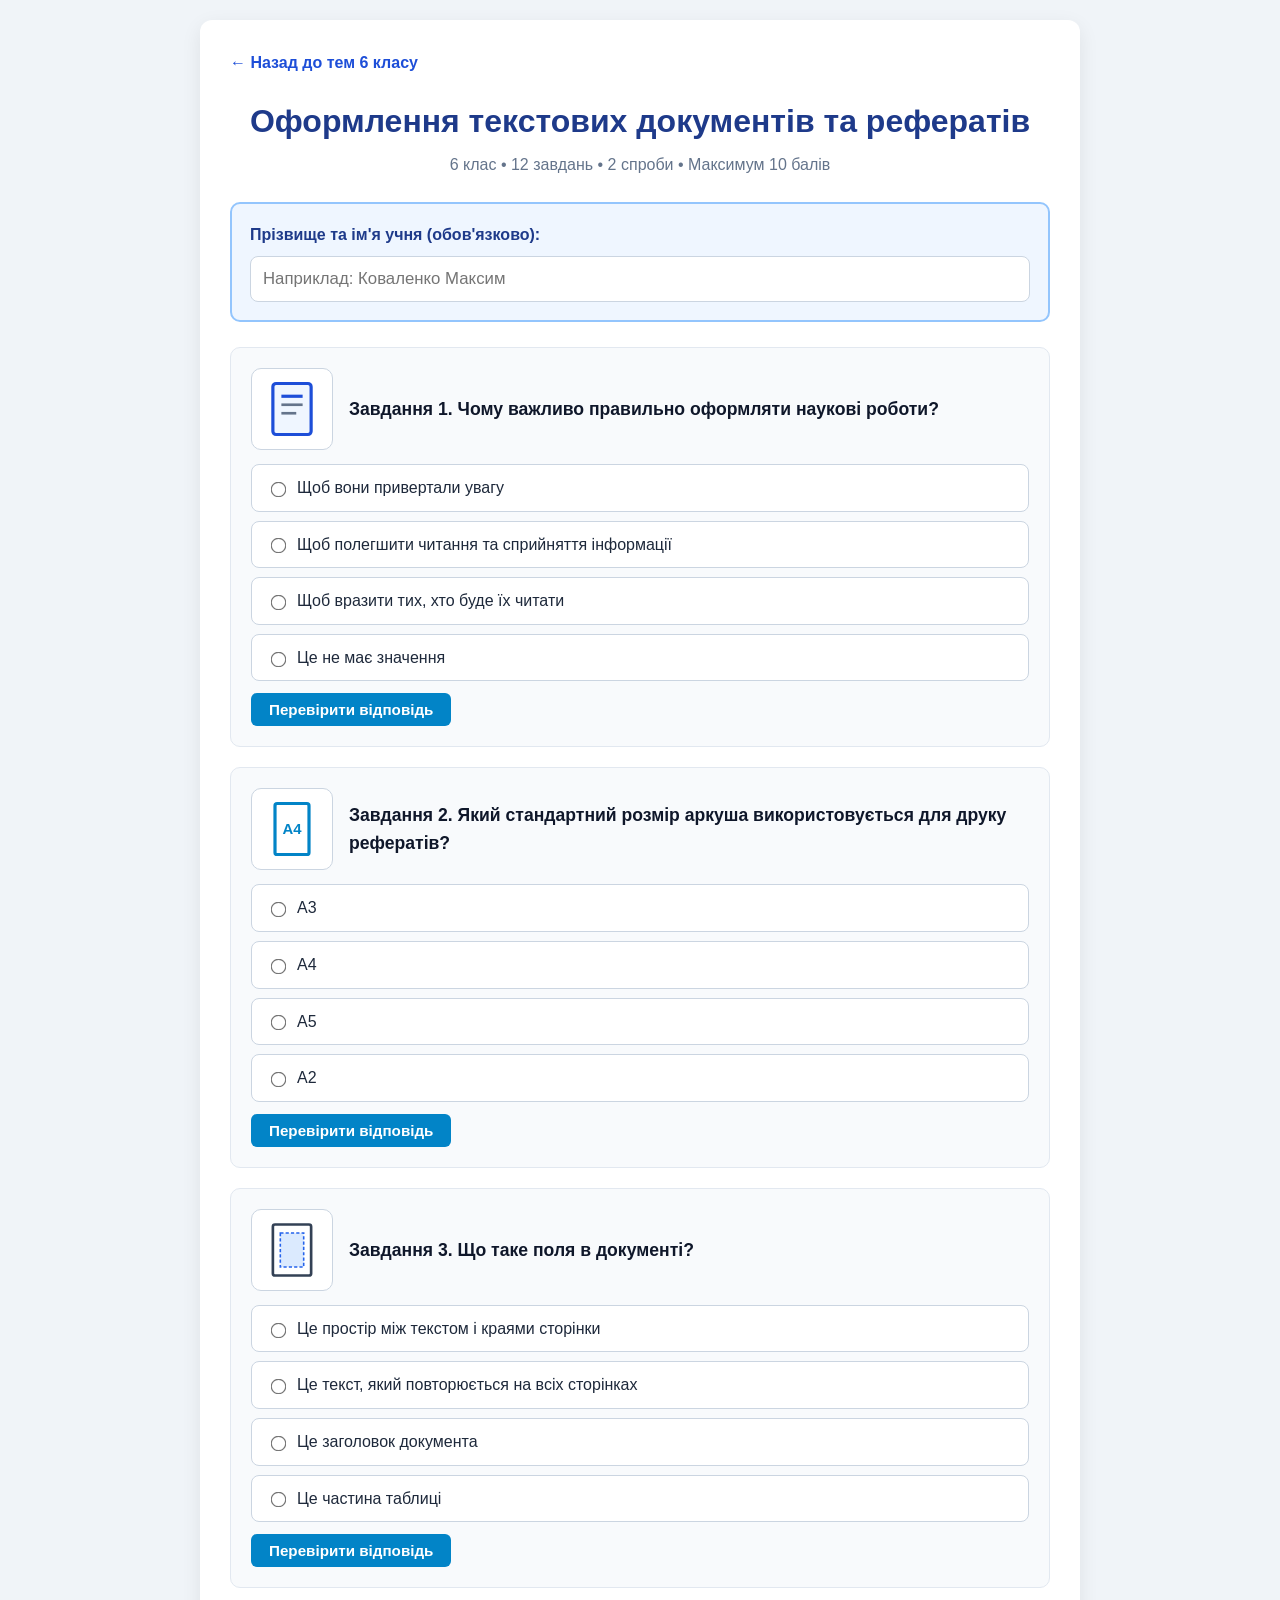
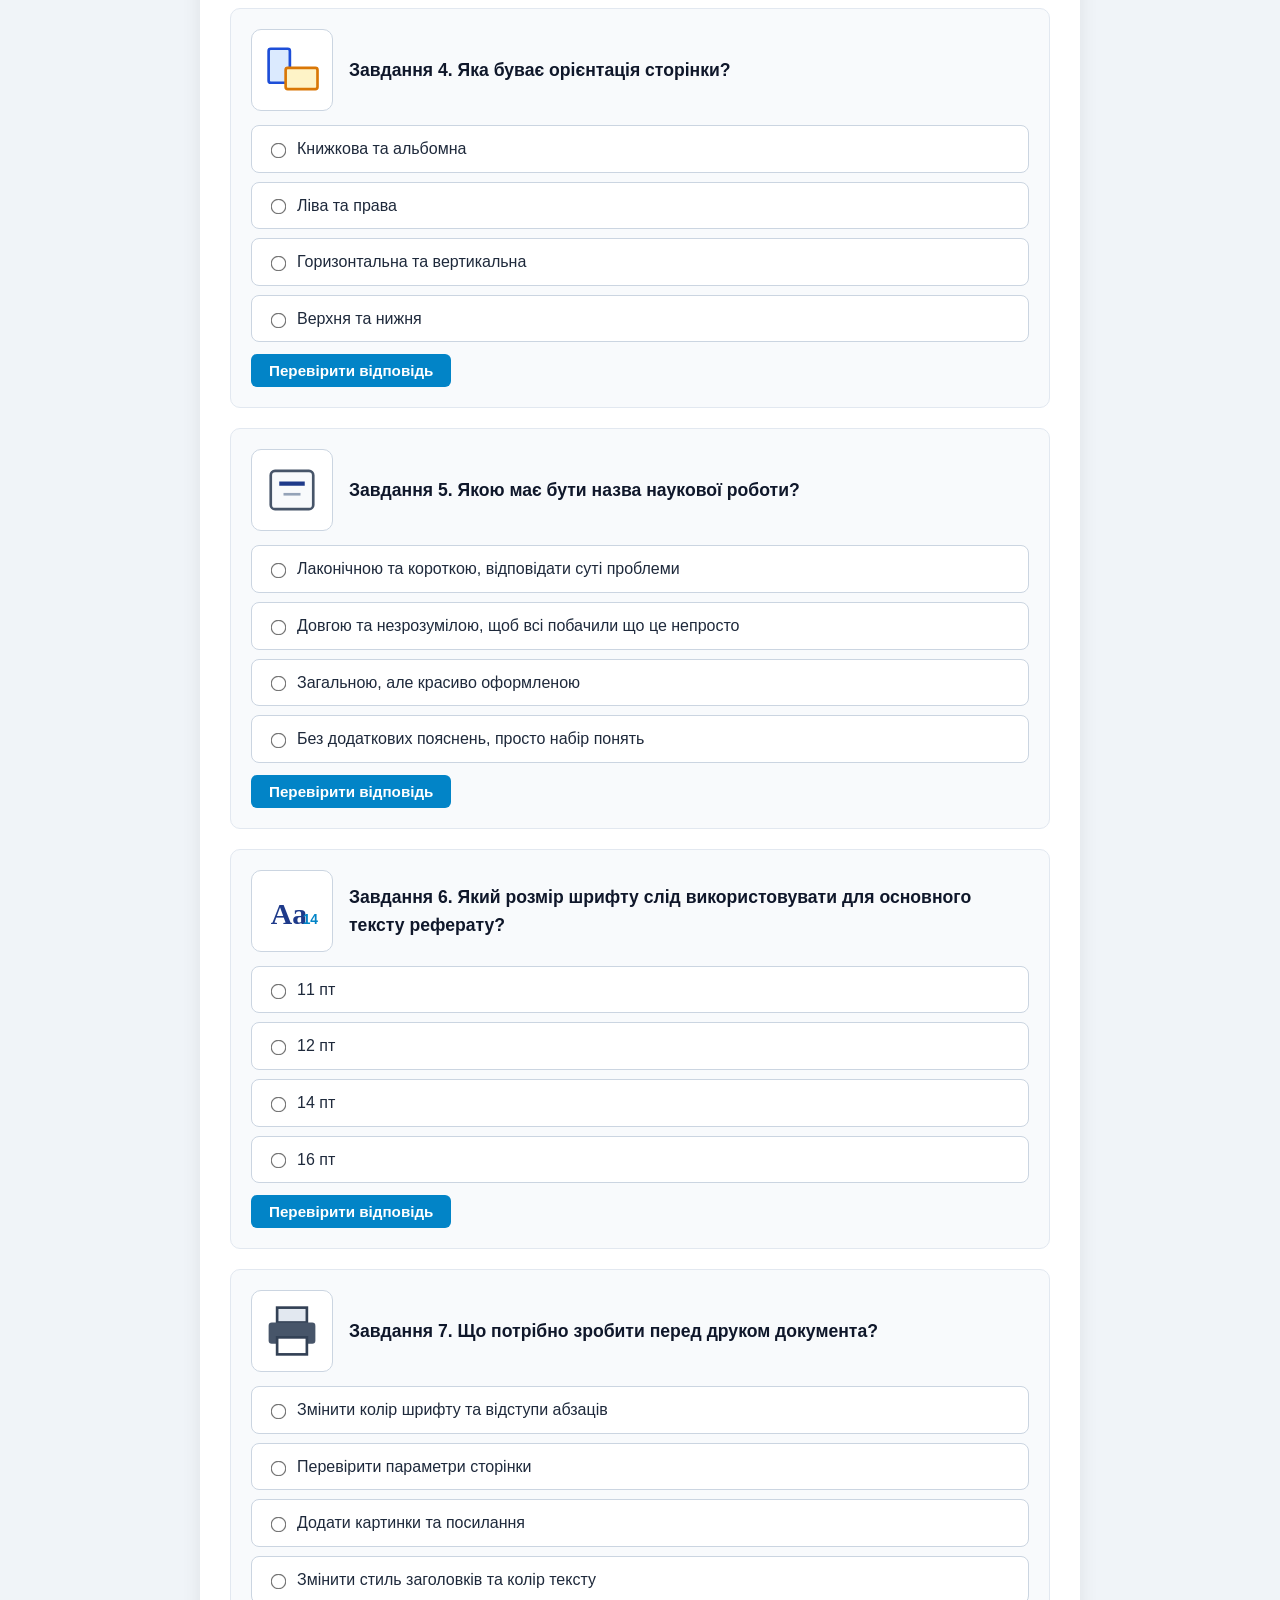
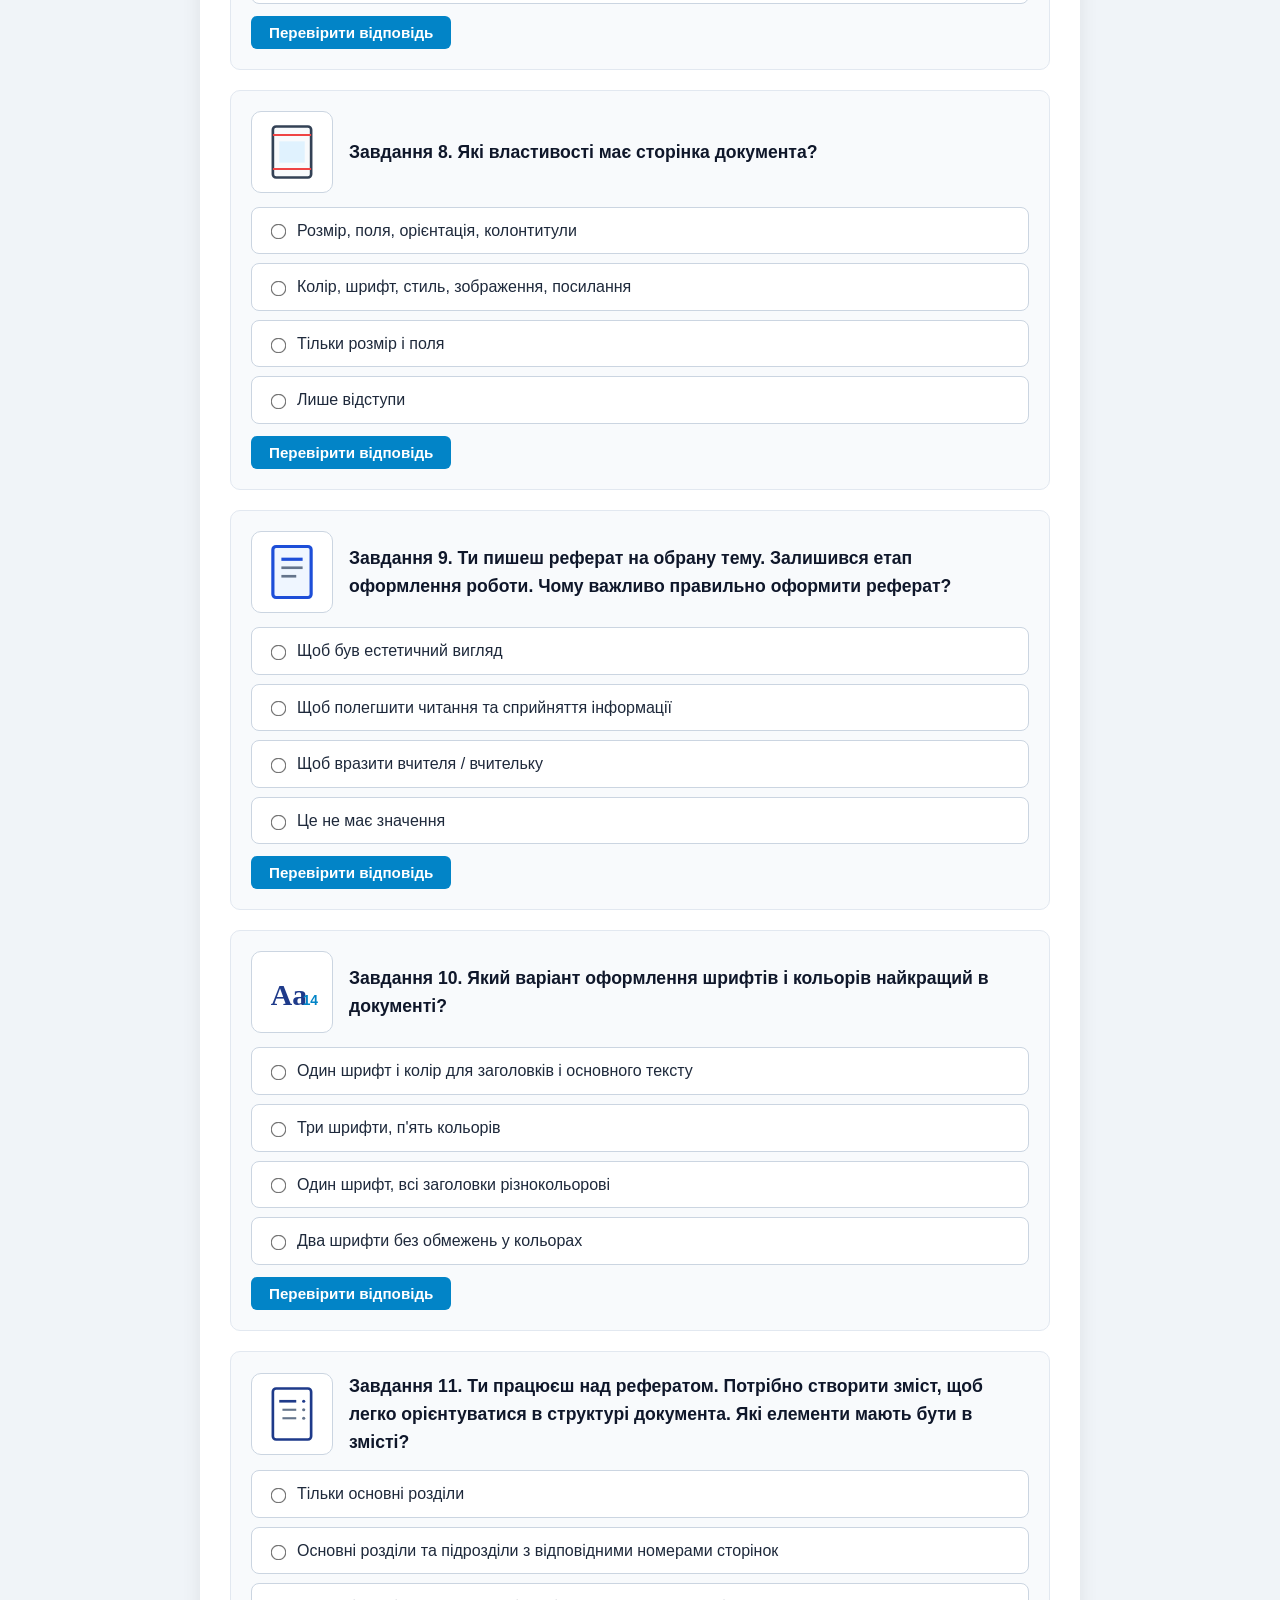
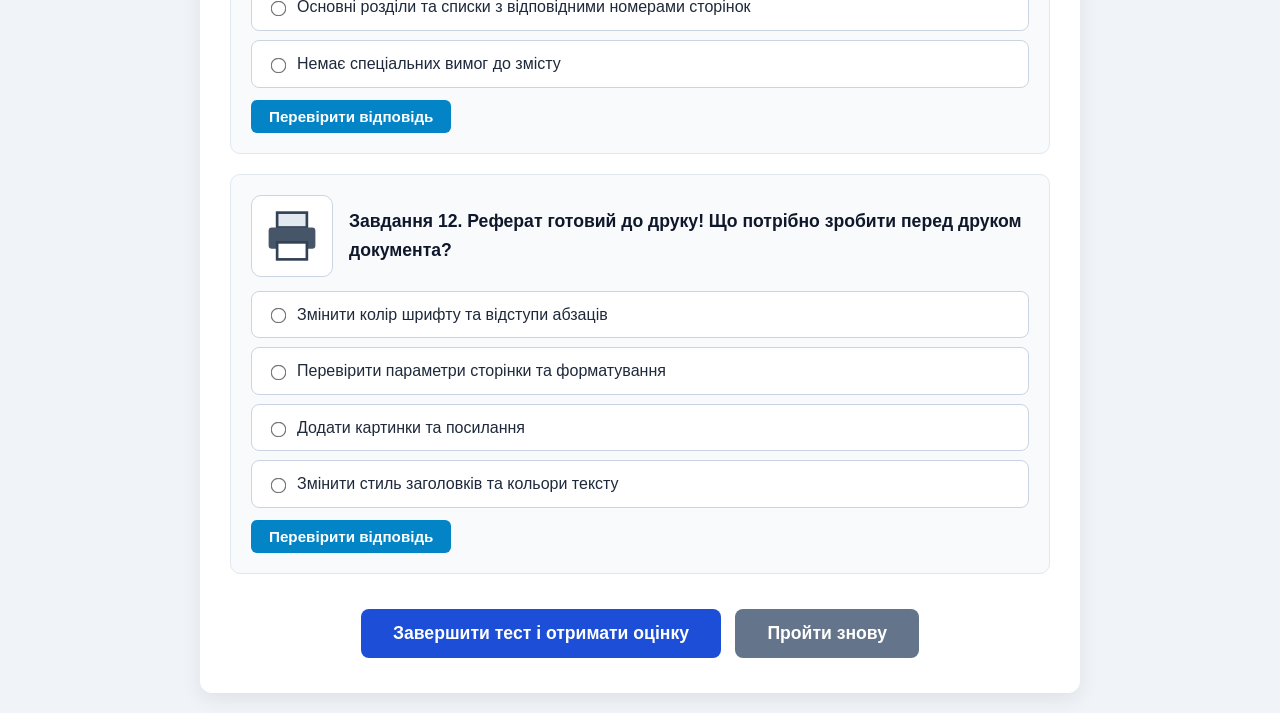
<file: 6-klas/oformlennya-dokumentiv/index.html>
<!DOCTYPE html>
<html lang="uk">
<head>
    <meta charset="UTF-8">
    <meta name="viewport" content="width=device-width, initial-scale=1.0">
    <title>6 клас: Оформлення текстових документів та рефератів</title>
    <style>
        body { font-family: 'Segoe UI', Tahoma, Geneva, Verdana, sans-serif; background: #f0f4f8; color: #1e293b; line-height: 1.6; margin: 0; padding: 20px; }
        .container { max-width: 820px; margin: 0 auto; background: #fff; padding: 30px; border-radius: 12px; box-shadow: 0 6px 20px rgba(0,0,0,0.08); }
        .back-link { display: inline-block; margin-bottom: 15px; color: #1d4ed8; text-decoration: none; font-weight: 600; }
        h1 { text-align: center; color: #1e3a8a; margin: 5px 0; }
        .subtitle { text-align: center; color: #64748b; margin-bottom: 25px; }
        .student-box { background: #eff6ff; border: 2px solid #93c5fd; padding: 18px; border-radius: 10px; margin-bottom: 25px; }
        .student-box label { display: block; font-weight: bold; margin-bottom: 8px; color: #1e3a8a; }
        .student-box input { width: 100%; box-sizing: border-box; padding: 12px; font-size: 1.05em; border: 1px solid #cbd5e1; border-radius: 8px; }
        .student-box input.error-border { border-color: #ef4444; background: #fef2f2; }
        .question-card { border: 1px solid #e2e8f0; border-radius: 10px; padding: 20px; margin-bottom: 20px; background: #f8fafc; }
        .question-header { display: flex; align-items: center; gap: 16px; margin-bottom: 14px; }
        .illustration { flex-shrink: 0; width: 68px; height: 68px; background: #fff; border: 1px solid #cbd5e1; border-radius: 10px; display: flex; align-items: center; justify-content: center; padding: 6px; }
        .illustration svg { width: 100%; height: 100%; }
        .question-title { font-weight: bold; font-size: 1.1em; color: #0f172a; }
        .options { display: flex; flex-direction: column; gap: 9px; }
        .option-label { display: flex; align-items: center; padding: 10px 15px; border: 1px solid #cbd5e1; border-radius: 8px; background: #fff; cursor: pointer; transition: 0.2s; }
        .option-label:hover:not(.disabled) { background: #eff6ff; border-color: #3b82f6; }
        .option-label input { margin-right: 12px; transform: scale(1.2); }
        .option-label.disabled { opacity: 0.7; cursor: not-allowed; }
        .correct { background: #dcfce7 !important; border-color: #22c55e !important; color: #14532d; font-weight: bold; }
        .incorrect { background: #fee2e2 !important; border-color: #ef4444 !important; color: #7f1d1d; text-decoration: line-through; }
        .check-single-btn { margin-top: 12px; background: #0284c7; color: #fff; border: none; padding: 8px 18px; border-radius: 6px; cursor: pointer; font-weight: 600; font-size: 0.95em; }
        .check-single-btn:hover { background: #0369a1; }
        .check-single-btn:disabled { background: #94a3b8; cursor: not-allowed; }
        .feedback { margin-top: 10px; padding: 10px 14px; border-radius: 8px; font-size: 0.95em; display: none; }
        .feedback.warn { display: block; background: #fef3c7; border: 1px solid #f59e0b; color: #92400e; }
        .feedback.ok { display: block; background: #dcfce7; border: 1px solid #22c55e; color: #166534; }
        .feedback.fail { display: block; background: #fee2e2; border: 1px solid #ef4444; color: #991b1b; }
        .controls { text-align: center; margin-top: 30px; }
        .main-btn { background: #1d4ed8; color: #fff; border: none; padding: 14px 32px; font-size: 1.1em; font-weight: 600; border-radius: 8px; cursor: pointer; margin: 5px; }
        .main-btn:hover { background: #1e40af; }
        .reset-btn { background: #64748b; }
        .reset-btn:hover { background: #475569; }
        #result-box { display: none; margin-top: 25px; padding: 25px; border-radius: 10px; background: #eff6ff; border: 2px solid #2563eb; text-align: center; font-size: 1.25em; }
        .grade-highlight { font-size: 1.6em; font-weight: bold; color: #1d4ed8; display: block; margin-top: 10px; }
    </style>
</head>
<body>
<div class="container">
    <a href="../" class="back-link">← Назад до тем 6 класу</a>
    <h1>Оформлення текстових документів та рефератів</h1>
    <div class="subtitle">6 клас • 12 завдань • 2 спроби • Максимум 10 балів</div>

    <div class="student-box">
        <label for="student-name">Прізвище та ім'я учня (обов'язково):</label>
        <input type="text" id="student-name" placeholder="Наприклад: Коваленко Максим">
    </div>

    <div id="quiz-container"></div>

    <div class="controls">
        <button type="button" class="main-btn" id="finish-btn">Завершити тест і отримати оцінку</button>
        <button type="button" class="main-btn reset-btn" id="reset-btn">Пройти знову</button>
    </div>

    <div id="result-box"></div>
</div>

<script>
document.addEventListener("DOMContentLoaded", function() {
    const icons = {
        doc: `<svg viewBox="0 0 64 64"><rect x="14" y="8" width="36" height="48" rx="3" fill="#eff6ff" stroke="#1d4ed8" stroke-width="3"/><line x1="22" y1="20" x2="42" y2="20" stroke="#1d4ed8" stroke-width="3"/><line x1="22" y1="28" x2="42" y2="28" stroke="#64748b" stroke-width="2.5"/><line x1="22" y1="36" x2="36" y2="36" stroke="#64748b" stroke-width="2.5"/></svg>`,
        a4: `<svg viewBox="0 0 64 64"><rect x="16" y="8" width="32" height="48" rx="2" fill="#fff" stroke="#0284c7" stroke-width="3"/><text x="23" y="37" font-family="sans-serif" font-size="14" font-weight="bold" fill="#0284c7">A4</text></svg>`,
        margins: `<svg viewBox="0 0 64 64"><rect x="14" y="8" width="36" height="48" rx="2" fill="#fff" stroke="#334155" stroke-width="2.5"/><rect x="21" y="16" width="22" height="32" fill="#dbeafe" stroke="#2563eb" stroke-width="1.5" stroke-dasharray="3 2"/></svg>`,
        orient: `<svg viewBox="0 0 64 64"><rect x="10" y="12" width="20" height="32" rx="2" fill="#dbeafe" stroke="#1d4ed8" stroke-width="2.5"/><rect x="26" y="30" width="30" height="20" rx="2" fill="#fef3c7" stroke="#d97706" stroke-width="2.5"/></svg>`,
        title: `<svg viewBox="0 0 64 64"><rect x="12" y="14" width="40" height="36" rx="4" fill="#f8fafc" stroke="#475569" stroke-width="2.5"/><line x1="20" y1="26" x2="44" y2="26" stroke="#1e3a8a" stroke-width="4"/><line x1="24" y1="36" x2="40" y2="36" stroke="#94a3b8" stroke-width="2.5"/></svg>`,
        font: `<svg viewBox="0 0 64 64"><text x="12" y="44" font-family="serif" font-size="28" font-weight="bold" fill="#1e3a8a">Aa</text><text x="42" y="44" font-family="sans-serif" font-size="13" font-weight="bold" fill="#0284c7">14</text></svg>`,
        print: `<svg viewBox="0 0 64 64"><rect x="18" y="10" width="28" height="14" fill="#e2e8f0" stroke="#334155" stroke-width="2.5"/><rect x="10" y="24" width="44" height="20" rx="3" fill="#475569"/><rect x="18" y="38" width="28" height="16" fill="#fff" stroke="#334155" stroke-width="2.5"/></svg>`,
        props: `<svg viewBox="0 0 64 64"><rect x="14" y="8" width="36" height="48" rx="3" fill="#f8fafc" stroke="#334155" stroke-width="2.5"/><line x1="14" y1="16" x2="50" y2="16" stroke="#ef4444" stroke-width="2"/><line x1="14" y1="48" x2="50" y2="48" stroke="#ef4444" stroke-width="2"/><rect x="20" y="22" width="24" height="20" fill="#e0f2fe"/></svg>`,
        toc: `<svg viewBox="0 0 64 64"><rect x="14" y="8" width="36" height="48" rx="3" fill="#fff" stroke="#1e3a8a" stroke-width="2.5"/><line x1="20" y1="20" x2="36" y2="20" stroke="#1e3a8a" stroke-width="2.5"/><circle cx="43" cy="20" r="1.5" fill="#1e3a8a"/><line x1="23" y1="28" x2="36" y2="28" stroke="#64748b" stroke-width="2"/><circle cx="43" cy="28" r="1.5" fill="#64748b"/><line x1="23" y1="36" x2="36" y2="36" stroke="#64748b" stroke-width="2"/><circle cx="43" cy="36" r="1.5" fill="#64748b"/></svg>`
    };

    const quizData = [
        {
            q: "Завдання 1. Чому важливо правильно оформляти наукові роботи?",
            icon: icons.doc,
            options: [
                "Щоб вони привертали увагу",
                "Щоб полегшити читання та сприйняття інформації",
                "Щоб вразити тих, хто буде їх читати",
                "Це не має значення"
            ],
            correct: 1,
            hint: "Чітка структура, правильні відступи та читабельний шрифт допомагають читачеві швидко знаходити головне та краще розуміти текст."
        },
        {
            q: "Завдання 2. Який стандартний розмір аркуша використовується для друку рефератів?",
            icon: icons.a4,
            options: ["A3", "A4", "A5", "A2"],
            correct: 1,
            hint: "Для стандартних навчальних та офіційних документів використовують аркуш формату A4 (210 × 297 мм)."
        },
        {
            q: "Завдання 3. Що таке поля в документі?",
            icon: icons.margins,
            options: [
                "Це простір між текстом і краями сторінки",
                "Це текст, який повторюється на всіх сторінках",
                "Це заголовок документа",
                "Це частина таблиці"
            ],
            correct: 0,
            hint: "Поля (верхнє, нижнє, ліве, праве) — це порожні відступи від країв аркуша до області основного тексту."
        },
        {
            q: "Завдання 4. Яка буває орієнтація сторінки?",
            icon: icons.orient,
            options: [
                "Книжкова та альбомна",
                "Ліва та права",
                "Горизонтальна та вертикальна",
                "Верхня та нижня"
            ],
            correct: 0,
            hint: "У текстових редакторах сторінку можна розташувати вертикально (книжкова орієнтація) або горизонтально (альбомна)."
        },
        {
            q: "Завдання 5. Якою має бути назва наукової роботи?",
            icon: icons.title,
            options: [
                "Лаконічною та короткою, відповідати суті проблеми",
                "Довгою та незрозумілою, щоб всі побачили що це непросто",
                "Загальною, але красиво оформленою",
                "Без додаткових пояснень, просто набір понять"
            ],
            correct: 0,
            hint: "Заголовок реферату чи дослідження повинен бути стислим, точним і чітко відображати головну тему роботи."
        },
        {
            q: "Завдання 6. Який розмір шрифту слід використовувати для основного тексту реферату?",
            icon: icons.font,
            options: ["11 пт", "12 пт", "14 пт", "16 пт"],
            correct: 2,
            hint: "Загальноприйнятим стандартом для набору основного тексту рефератів є кегль 14 пт (зазвичай шрифтом Times New Roman)."
        },
        {
            q: "Завдання 7. Що потрібно зробити перед друком документа?",
            icon: icons.print,
            options: [
                "Змінити колір шрифту та відступи абзаців",
                "Перевірити параметри сторінки",
                "Додати картинки та посилання",
                "Змінити стиль заголовків та колір тексту"
            ],
            correct: 1,
            hint: "Перед відправленням на принтер варто переглянути документ та перевірити параметри сторінки (розмір паперу, поля, орієнтацію)."
        },
        {
            q: "Завдання 8. Які властивості має сторінка документа?",
            icon: icons.props,
            options: [
                "Розмір, поля, орієнтація, колонтитули",
                "Колір, шрифт, стиль, зображення, посилання",
                "Тільки розмір і поля",
                "Лише відступи"
            ],
            correct: 0,
            hint: "Властивості шрифту чи абзацу стосуються тексту, а саме до сторінки належать її розмір, поля, орієнтація та колонтитули."
        },
        {
            q: "Завдання 9. Ти пишеш реферат на обрану тему. Залишився етап оформлення роботи. Чому важливо правильно оформити реферат?",
            icon: icons.doc,
            options: [
                "Щоб був естетичний вигляд",
                "Щоб полегшити читання та сприйняття інформації",
                "Щоб вразити вчителя / вчительку",
                "Це не має значення"
            ],
            correct: 1,
            hint: "Головна мета вимог до оформлення тексту — зробити матеріал структурованим, зручним для читання та розуміння."
        },
        {
            q: "Завдання 10. Який варіант оформлення шрифтів і кольорів найкращий в документі?",
            icon: icons.font,
            options: [
                "Один шрифт і колір для заголовків і основного тексту",
                "Три шрифти, п'ять кольорів",
                "Один шрифт, всі заголовки різнокольорові",
                "Два шрифти без обмежень у кольорах"
            ],
            correct: 0,
            hint: "Для навчальних і ділових документів дотримуються єдиного стриманого стилю: один тип шрифту та один колір тексту."
        },
        {
            q: "Завдання 11. Ти працюєш над рефератом. Потрібно створити зміст, щоб легко орієнтуватися в структурі документа. Які елементи мають бути в змісті?",
            icon: icons.toc,
            options: [
                "Тільки основні розділи",
                "Основні розділи та підрозділи з відповідними номерами сторінок",
                "Основні розділи та списки з відповідними номерами сторінок",
                "Немає спеціальних вимог до змісту"
            ],
            correct: 1,
            hint: "Зміст виконує роль навігатора, тому він містить назви всіх розділів і підрозділів разом із номерами сторінок, де вони починаються."
        },
        {
            q: "Завдання 12. Реферат готовий до друку! Що потрібно зробити перед друком документа?",
            icon: icons.print,
            options: [
                "Змінити колір шрифту та відступи абзаців",
                "Перевірити параметри сторінки та форматування",
                "Додати картинки та посилання",
                "Змінити стиль заголовків та кольори тексту"
            ],
            correct: 1,
            hint: "Перед друком важливо переконатися, що параметри сторінки та форматування не збилися і текст не виходить за межі полів."
        }
    ];

    const state = quizData.map(() => ({ attempts: 0, solved: false, points: 0 }));
    const container = document.getElementById("quiz-container");
    const nameInput = document.getElementById("student-name");
    const resultBox = document.getElementById("result-box");

    function render() {
        container.innerHTML = "";
        quizData.forEach((item, idx) => {
            const card = document.createElement("div");
            card.className = "question-card";

            const header = document.createElement("div");
            header.className = "question-header";

            const iconDiv = document.createElement("div");
            iconDiv.className = "illustration";
            iconDiv.innerHTML = item.icon;
            header.appendChild(iconDiv);

            const title = document.createElement("div");
            title.className = "question-title";
            title.textContent = item.q;
            header.appendChild(title);

            card.appendChild(header);

            const optsDiv = document.createElement("div");
            optsDiv.className = "options";

            item.options.forEach((optText, oIdx) => {
                const lbl = document.createElement("label");
                lbl.className = "option-label";
                lbl.id = `lbl-${idx}-${oIdx}`;

                const radio = document.createElement("input");
                radio.type = "radio";
                radio.name = `q-${idx}`;
                radio.value = oIdx;

                lbl.appendChild(radio);
                lbl.appendChild(document.createTextNode(optText));
                optsDiv.appendChild(lbl);
            });
            card.appendChild(optsDiv);

            const btn = document.createElement("button");
            btn.type = "button";
            btn.className = "check-single-btn";
            btn.id = `btn-${idx}`;
            btn.textContent = "Перевірити відповідь";
            btn.onclick = () => checkQuestion(idx);
            card.appendChild(btn);

            const fb = document.createElement("div");
            fb.className = "feedback";
            fb.id = `fb-${idx}`;
            card.appendChild(fb);

            container.appendChild(card);
        });
    }

    function lockQuestion(idx) {
        state[idx].solved = true;
        document.getElementById(`btn-${idx}`).disabled = true;
        quizData[idx].options.forEach((_, oIdx) => {
            const radio = document.querySelector(`input[name="q-${idx}"][value="${oIdx}"]`);
            radio.disabled = true;
            document.getElementById(`lbl-${idx}-${oIdx}`).classList.add("disabled");
        });
        document.getElementById(`lbl-${idx}-${quizData[idx].correct}`).classList.add("correct");
    }

    function checkQuestion(idx) {
        if (state[idx].solved) return;
        const selected = document.querySelector(`input[name="q-${idx}"]:checked`);
        const fb = document.getElementById(`fb-${idx}`);

        if (!selected) {
            fb.className = "feedback warn";
            fb.textContent = "Оберіть варіант відповіді перед перевіркою.";
            return;
        }

        const ans = parseInt(selected.value, 10);
        const item = quizData[idx];
        state[idx].attempts++;

        if (ans === item.correct) {
            state[idx].points = state[idx].attempts === 1 ? 1 : 0.5;
            fb.className = "feedback ok";
            fb.textContent = state[idx].attempts === 1
                ? "Правильно з першої спроби! (+1 бал)"
                : "Правильно з другої спроби! (+0,5 бала)";
            lockQuestion(idx);
        } else {
            const wrongLbl = document.getElementById(`lbl-${idx}-${ans}`);
            wrongLbl.classList.add("incorrect", "disabled");
            selected.disabled = true;
            selected.checked = false;

            if (state[idx].attempts === 1) {
                fb.className = "feedback warn";
                fb.innerHTML = `<b>Неправильно. Спробуйте ще раз (залишилась 1 спроба).</b><br>Підказка: ${item.hint}`;
            } else {
                state[idx].points = 0;
                fb.className = "feedback fail";
                fb.innerHTML = `<b>На жаль, обидві спроби використано (0 балів).</b><br>Пояснення: ${item.hint}`;
                lockQuestion(idx);
            }
        }
    }

    document.getElementById("finish-btn").onclick = function() {
        const studentName = nameInput.value.trim();
        if (!studentName) {
            nameInput.classList.add("error-border");
            nameInput.focus();
            alert("Будь ласка, введіть прізвище та ім'я перед завершенням тесту!");
            return;
        }
        nameInput.classList.remove("error-border");

        quizData.forEach((_, idx) => {
            if (!state[idx].solved) {
                const selected = document.querySelector(`input[name="q-${idx}"]:checked`);
                if (selected) {
                    checkQuestion(idx);
                }
                if (!state[idx].solved) {
                    const fb = document.getElementById(`fb-${idx}`);
                    fb.className = "feedback fail";
                    fb.textContent = "Відповідь не була надана вчасно (0 балів).";
                    lockQuestion(idx);
                }
            }
        });

        const totalPoints = state.reduce((sum, s) => sum + s.points, 0);
        const grade10 = ((totalPoints / quizData.length) * 10).toFixed(1);

        resultBox.style.display = "block";
        resultBox.innerHTML = `
            <div>Учень / учениця: <b>${studentName}</b></div>
            <div style="margin-top:6px;">Набрано балів: <b>${totalPoints}</b> із <b>${quizData.length}</b></div>
            <span class="grade-highlight">Підсумкова оцінка: ${grade10} / 10 балів</span>
        `;
        resultBox.scrollIntoView({ behavior: "smooth" });
    };

    document.getElementById("reset-btn").onclick = function() {
        state.forEach(s => { s.attempts = 0; s.solved = false; s.points = 0; });
        resultBox.style.display = "none";
        render();
        window.scrollTo({ top: 0, behavior: "smooth" });
    };

    render();
});
</script>
</body>
</html>
</file>
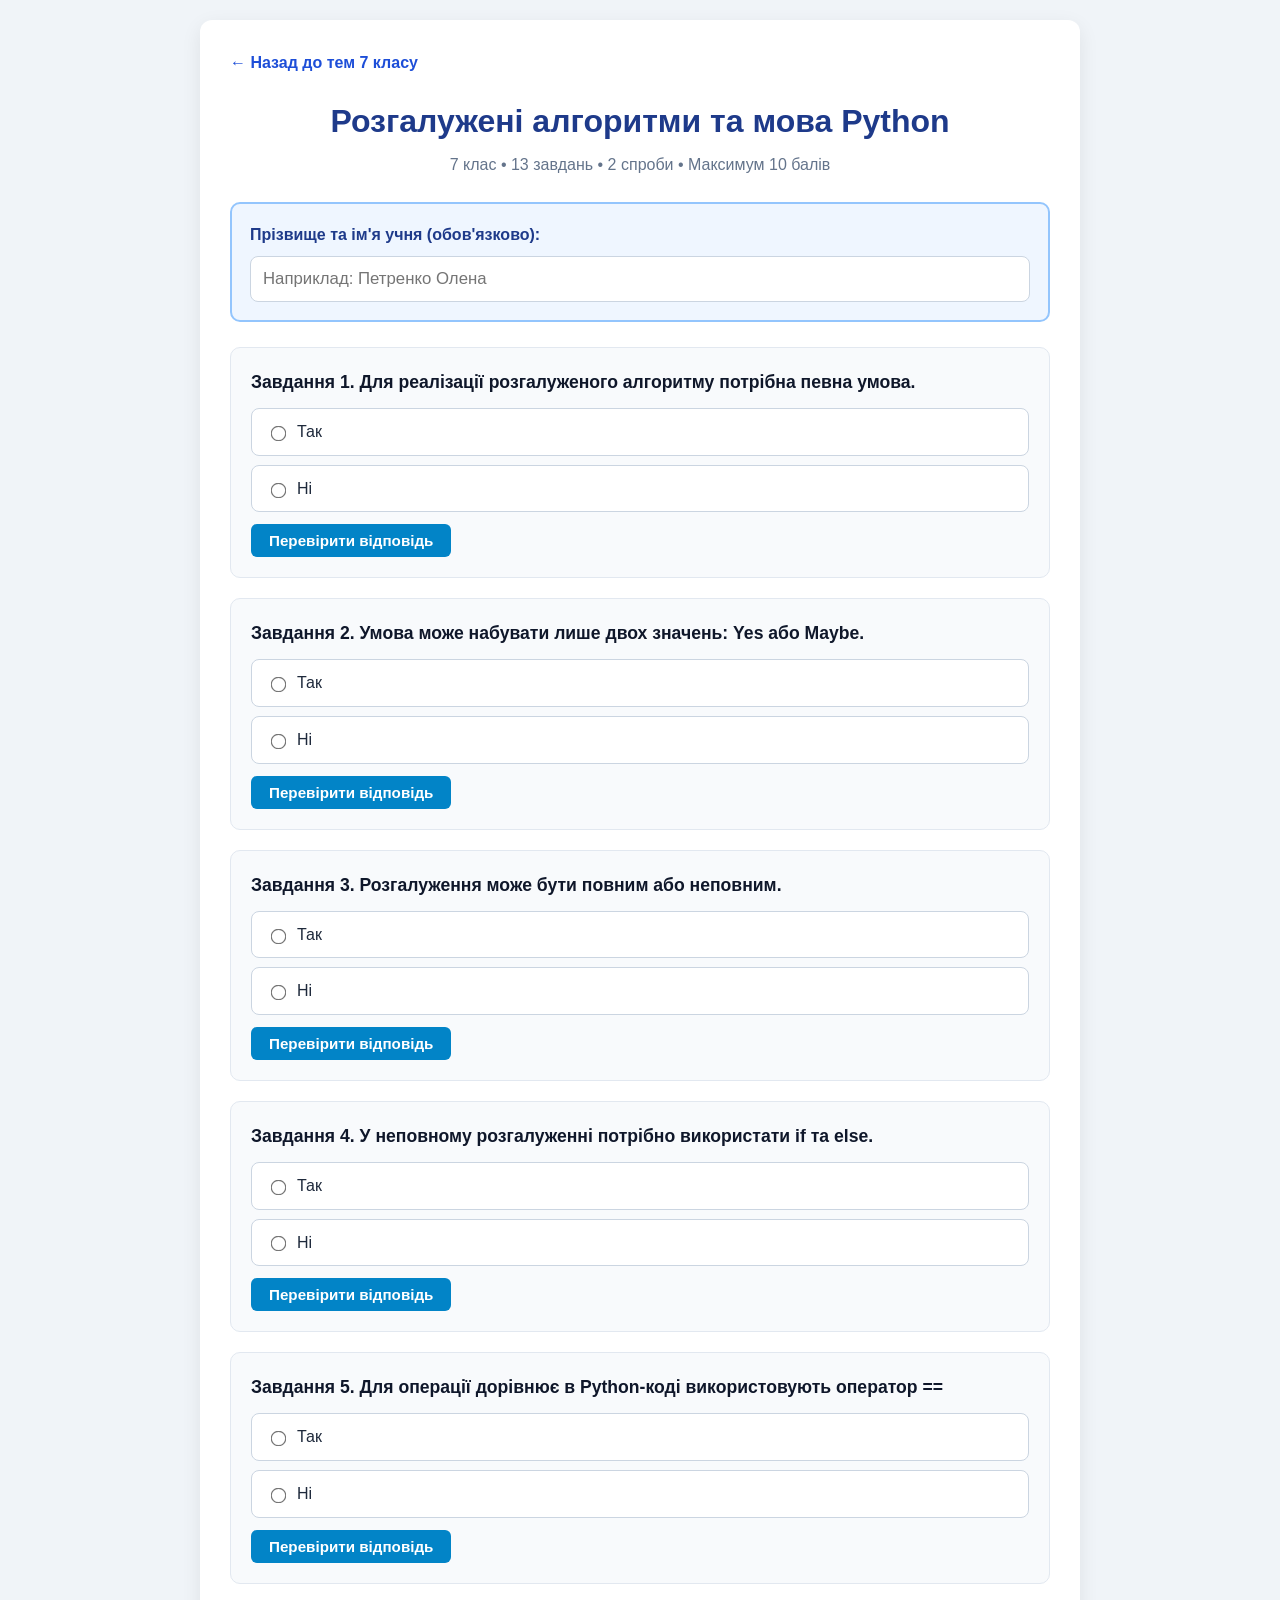
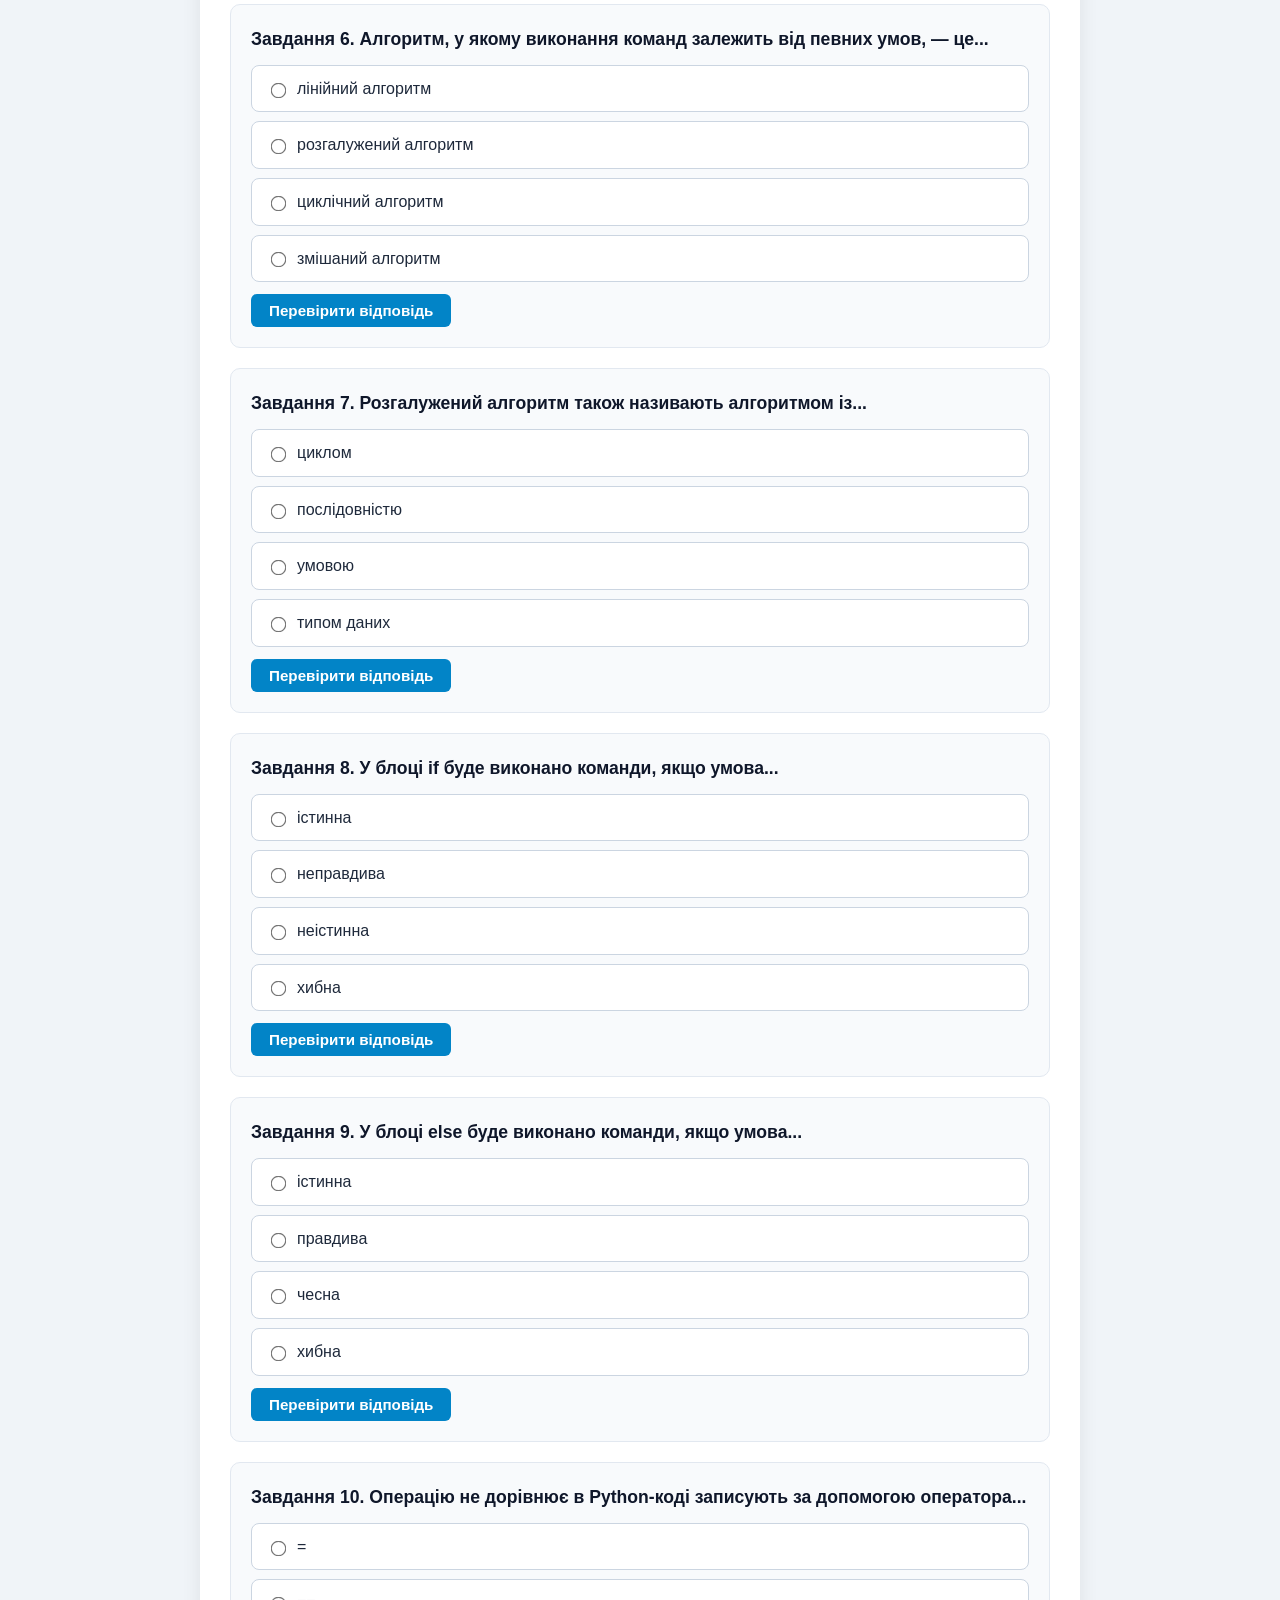
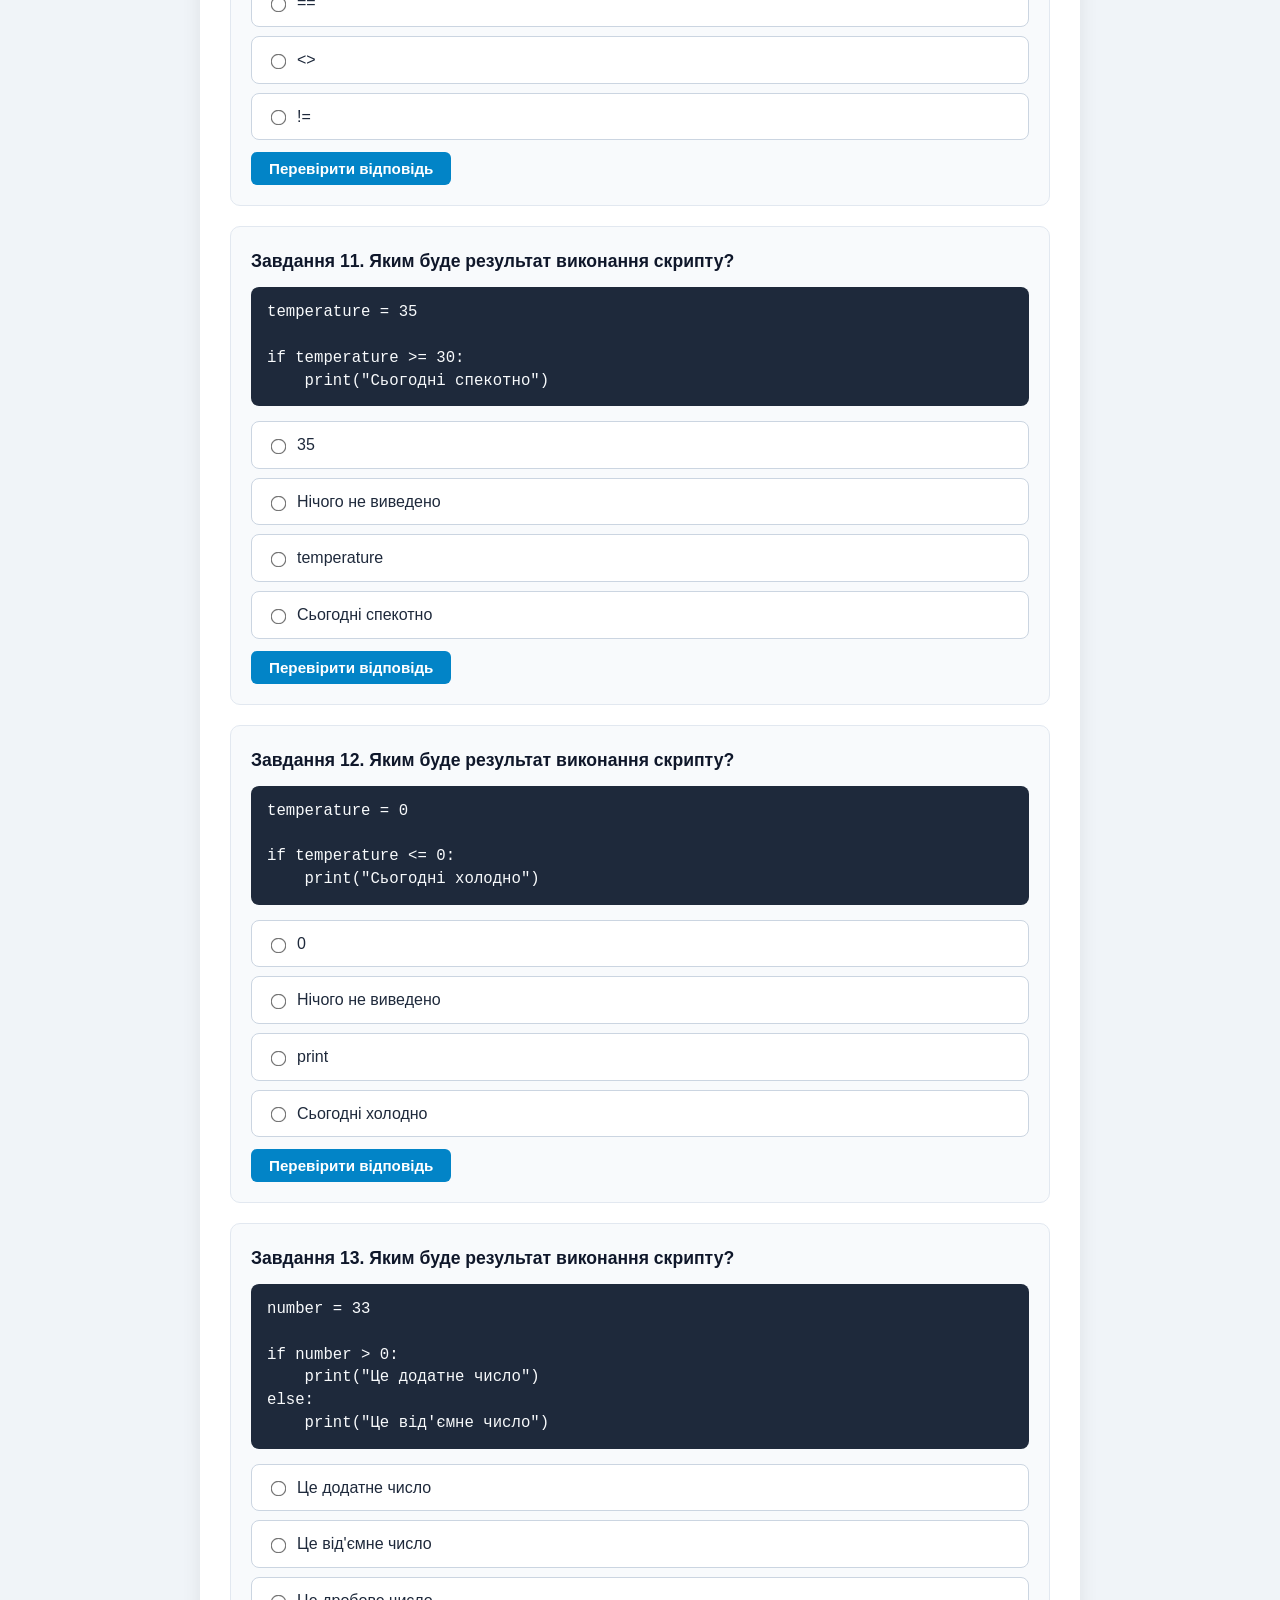
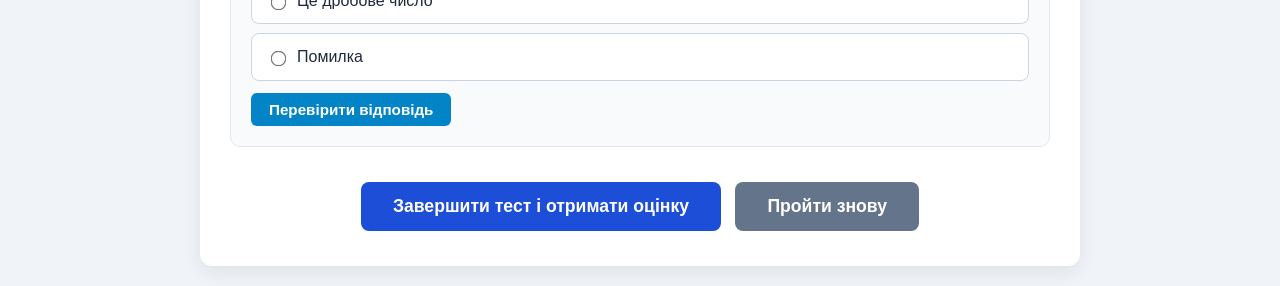
<file: 7-klas/rozgaluzhennya/index.html>
<!DOCTYPE html>
<html lang="uk">
<head>
    <meta charset="UTF-8">
    <meta name="viewport" content="width=device-width, initial-scale=1.0">
    <title>7 клас: Розгалужені алгоритми та Python</title>
    <style>
        body { font-family: 'Segoe UI', Tahoma, Geneva, Verdana, sans-serif; background: #f0f4f8; color: #1e293b; line-height: 1.6; margin: 0; padding: 20px; }
        .container { max-width: 820px; margin: 0 auto; background: #fff; padding: 30px; border-radius: 12px; box-shadow: 0 6px 20px rgba(0,0,0,0.08); }
        .back-link { display: inline-block; margin-bottom: 15px; color: #1d4ed8; text-decoration: none; font-weight: 600; }
        h1 { text-align: center; color: #1e3a8a; margin: 5px 0; }
        .subtitle { text-align: center; color: #64748b; margin-bottom: 25px; }
        .student-box { background: #eff6ff; border: 2px solid #93c5fd; padding: 18px; border-radius: 10px; margin-bottom: 25px; }
        .student-box label { display: block; font-weight: bold; margin-bottom: 8px; color: #1e3a8a; }
        .student-box input { width: 100%; box-sizing: border-box; padding: 12px; font-size: 1.05em; border: 1px solid #cbd5e1; border-radius: 8px; }
        .student-box input.error-border { border-color: #ef4444; background: #fef2f2; }
        .question-card { border: 1px solid #e2e8f0; border-radius: 10px; padding: 20px; margin-bottom: 20px; background: #f8fafc; }
        .question-title { font-weight: bold; font-size: 1.1em; margin-bottom: 12px; color: #0f172a; }
        pre.code-block { background: #1e293b; color: #f8fafc; padding: 14px 16px; border-radius: 8px; font-family: 'Consolas', 'Courier New', monospace; font-size: 0.98em; overflow-x: auto; margin: 10px 0 15px; line-height: 1.45; }
        .options { display: flex; flex-direction: column; gap: 9px; }
        .option-label { display: flex; align-items: center; padding: 10px 15px; border: 1px solid #cbd5e1; border-radius: 8px; background: #fff; cursor: pointer; transition: 0.2s; }
        .option-label:hover:not(.disabled) { background: #eff6ff; border-color: #3b82f6; }
        .option-label input { margin-right: 12px; transform: scale(1.2); }
        .option-label.disabled { opacity: 0.7; cursor: not-allowed; }
        .correct { background: #dcfce7 !important; border-color: #22c55e !important; color: #14532d; font-weight: bold; }
        .incorrect { background: #fee2e2 !important; border-color: #ef4444 !important; color: #7f1d1d; text-decoration: line-through; }
        .check-single-btn { margin-top: 12px; background: #0284c7; color: #fff; border: none; padding: 8px 18px; border-radius: 6px; cursor: pointer; font-weight: 600; font-size: 0.95em; }
        .check-single-btn:hover { background: #0369a1; }
        .check-single-btn:disabled { background: #94a3b8; cursor: not-allowed; }
        .feedback { margin-top: 10px; padding: 10px 14px; border-radius: 8px; font-size: 0.95em; display: none; }
        .feedback.warn { display: block; background: #fef3c7; border: 1px solid #f59e0b; color: #92400e; }
        .feedback.ok { display: block; background: #dcfce7; border: 1px solid #22c55e; color: #166534; }
        .feedback.fail { display: block; background: #fee2e2; border: 1px solid #ef4444; color: #991b1b; }
        .controls { text-align: center; margin-top: 30px; }
        .main-btn { background: #1d4ed8; color: #fff; border: none; padding: 14px 32px; font-size: 1.1em; font-weight: 600; border-radius: 8px; cursor: pointer; margin: 5px; }
        .main-btn:hover { background: #1e40af; }
        .reset-btn { background: #64748b; }
        .reset-btn:hover { background: #475569; }
        #result-box { display: none; margin-top: 25px; padding: 25px; border-radius: 10px; background: #eff6ff; border: 2px solid #2563eb; text-align: center; font-size: 1.25em; }
        .grade-highlight { font-size: 1.6em; font-weight: bold; color: #1d4ed8; display: block; margin-top: 10px; }
    </style>
</head>
<body>
<div class="container">
    <a href="../" class="back-link">← Назад до тем 7 класу</a>
    <h1>Розгалужені алгоритми та мова Python</h1>
    <div class="subtitle">7 клас • 13 завдань • 2 спроби • Максимум 10 балів</div>

    <div class="student-box">
        <label for="student-name">Прізвище та ім'я учня (обов'язково):</label>
        <input type="text" id="student-name" placeholder="Наприклад: Петренко Олена">
    </div>

    <div id="quiz-container"></div>

    <div class="controls">
        <button type="button" class="main-btn" id="finish-btn">Завершити тест і отримати оцінку</button>
        <button type="button" class="main-btn reset-btn" id="reset-btn">Пройти знову</button>
    </div>

    <div id="result-box"></div>
</div>

<script>
document.addEventListener("DOMContentLoaded", function() {
    const quizData = [
        {
            q: "Завдання 1. Для реалізації розгалуженого алгоритму потрібна певна умова.",
            options: ["Так", "Ні"],
            correct: 0,
            hint: "У розгалуженому алгоритмі вибір подальших дій завжди залежить від перевірки певної умови (істинна вона чи хибна)."
        },
        {
            q: "Завдання 2. Умова може набувати лише двох значень: Yes або Maybe.",
            options: ["Так", "Ні"],
            correct: 1,
            hint: "Логічна умова може бути лише істинною (True / Так) або хибною (False / Ні). Значення «Можливо» (Maybe) не існує."
        },
        {
            q: "Завдання 3. Розгалуження може бути повним або неповним.",
            options: ["Так", "Ні"],
            correct: 0,
            hint: "Повне розгалуження містить команди для обох випадків (if та else), а неповне — лише коли умова істинна (тільки if)."
        },
        {
            q: "Завдання 4. У неповному розгалуженні потрібно використати if та else.",
            options: ["Так", "Ні"],
            correct: 1,
            hint: "Конструкція з if та else описує повне розгалуження. У неповному розгалуженні використовується лише оператор if."
        },
        {
            q: "Завдання 5. Для операції дорівнює в Python-коді використовують оператор ==",
            options: ["Так", "Ні"],
            correct: 0,
            hint: "Одинарний знак = у Python використовується для присвоєння значення змінній, а подвійний == — для перевірки рівності."
        },
        {
            q: "Завдання 6. Алгоритм, у якому виконання команд залежить від певних умов, — це...",
            options: ["лінійний алгоритм", "розгалужений алгоритм", "циклічний алгоритм", "змішаний алгоритм"],
            correct: 1,
            hint: "Саме розгалужений алгоритм спрямовує виконання програми однією з гілок залежно від результату перевірки умови."
        },
        {
            q: "Завдання 7. Розгалужений алгоритм також називають алгоритмом із...",
            options: ["циклом", "послідовністю", "умовою", "типом даних"],
            correct: 2,
            hint: "Оскільки вибір дій спирається на перевірку логічного виразу, його часто називають алгоритмом з умовою."
        },
        {
            q: "Завдання 8. У блоці if буде виконано команди, якщо умова...",
            options: ["істинна", "неправдива", "неістинна", "хибна"],
            correct: 0,
            hint: "Команди всередині гілки if спрацьовують лише тоді, коли логічна умова виконується (є істинною — True)."
        },
        {
            q: "Завдання 9. У блоці else буде виконано команди, якщо умова...",
            options: ["істинна", "правдива", "чесна", "хибна"],
            correct: 3,
            hint: "Гілка else («інакше») виконується лише в тому випадку, коли умова після if не справдилася (виявилася хибною — False)."
        },
        {
            q: "Завдання 10. Операцію не дорівнює в Python-коді записують за допомогою оператора...",
            options: ["=", "==", "<>", "!="],
            correct: 3,
            hint: "У мові Python перевірка на нерівність позначається комбінацією знака оклику та знака дорівнює: !=."
        },
        {
            q: "Завдання 11. Яким буде результат виконання скрипту?",
            code: "temperature = 35\n\nif temperature >= 30:\n    print(\"Сьогодні спекотно\")",
            options: ["35", "Нічого не виведено", "temperature", "Сьогодні спекотно"],
            correct: 3,
            hint: "Значення змінної temperature дорівнює 35. Умова 35 >= 30 є істинною, тому виконується команда print."
        },
        {
            q: "Завдання 12. Яким буде результат виконання скрипту?",
            code: "temperature = 0\n\nif temperature <= 0:\n    print(\"Сьогодні холодно\")",
            options: ["0", "Нічого не виведено", "print", "Сьогодні холодно"],
            correct: 3,
            hint: "Значення 0 задовольняє нестрогу нерівність 0 <= 0 (нуль менше або дорівнює нулю), тому умова істинна."
        },
        {
            q: "Завдання 13. Яким буде результат виконання скрипту?",
            code: "number = 33\n\nif number > 0:\n    print(\"Це додатне число\")\nelse:\n    print(\"Це від'ємне число\")",
            options: ["Це додатне число", "Це від'ємне число", "Це дробове число", "Помилка"],
            correct: 0,
            hint: "Число 33 більше за нуль (33 > 0 — істина), отже спрацює перший блок після if."
        }
    ];

    const state = quizData.map(() => ({ attempts: 0, solved: false, points: 0 }));
    const container = document.getElementById("quiz-container");
    const nameInput = document.getElementById("student-name");
    const resultBox = document.getElementById("result-box");

    function render() {
        container.innerHTML = "";
        quizData.forEach((item, idx) => {
            const card = document.createElement("div");
            card.className = "question-card";

            const title = document.createElement("div");
            title.className = "question-title";
            title.textContent = item.q;
            card.appendChild(title);

            if (item.code) {
                const pre = document.createElement("pre");
                pre.className = "code-block";
                pre.textContent = item.code;
                card.appendChild(pre);
            }

            const optsDiv = document.createElement("div");
            optsDiv.className = "options";

            item.options.forEach((optText, oIdx) => {
                const lbl = document.createElement("label");
                lbl.className = "option-label";
                lbl.id = `lbl-${idx}-${oIdx}`;

                const radio = document.createElement("input");
                radio.type = "radio";
                radio.name = `q-${idx}`;
                radio.value = oIdx;

                lbl.appendChild(radio);
                lbl.appendChild(document.createTextNode(optText));
                optsDiv.appendChild(lbl);
            });
            card.appendChild(optsDiv);

            const btn = document.createElement("button");
            btn.type = "button";
            btn.className = "check-single-btn";
            btn.id = `btn-${idx}`;
            btn.textContent = "Перевірити відповідь";
            btn.onclick = () => checkQuestion(idx);
            card.appendChild(btn);

            const fb = document.createElement("div");
            fb.className = "feedback";
            fb.id = `fb-${idx}`;
            card.appendChild(fb);

            container.appendChild(card);
        });
    }

    function lockQuestion(idx) {
        state[idx].solved = true;
        document.getElementById(`btn-${idx}`).disabled = true;
        quizData[idx].options.forEach((_, oIdx) => {
            const radio = document.querySelector(`input[name="q-${idx}"][value="${oIdx}"]`);
            radio.disabled = true;
            document.getElementById(`lbl-${idx}-${oIdx}`).classList.add("disabled");
        });
        document.getElementById(`lbl-${idx}-${quizData[idx].correct}`).classList.add("correct");
    }

    function checkQuestion(idx) {
        if (state[idx].solved) return;
        const selected = document.querySelector(`input[name="q-${idx}"]:checked`);
        const fb = document.getElementById(`fb-${idx}`);

        if (!selected) {
            fb.className = "feedback warn";
            fb.textContent = "Оберіть варіант відповіді перед перевіркою.";
            return;
        }

        const ans = parseInt(selected.value, 10);
        const item = quizData[idx];
        state[idx].attempts++;

        if (ans === item.correct) {
            state[idx].points = state[idx].attempts === 1 ? 1 : 0.5;
            fb.className = "feedback ok";
            fb.textContent = state[idx].attempts === 1
                ? "Правильно з першої спроби! (+1 бал)"
                : "Правильно з другої спроби! (+0,5 бала)";
            lockQuestion(idx);
        } else {
            const wrongLbl = document.getElementById(`lbl-${idx}-${ans}`);
            wrongLbl.classList.add("incorrect", "disabled");
            selected.disabled = true;
            selected.checked = false;

            if (state[idx].attempts === 1) {
                fb.className = "feedback warn";
                fb.innerHTML = `<b>Неправильно. Спробуйте ще раз (залишилась 1 спроба).</b><br>Підказка: ${item.hint}`;
            } else {
                state[idx].points = 0;
                fb.className = "feedback fail";
                fb.innerHTML = `<b>На жаль, обидві спроби використано (0 балів).</b><br>Пояснення: ${item.hint}`;
                lockQuestion(idx);
            }
        }
    }

    document.getElementById("finish-btn").onclick = function() {
        const studentName = nameInput.value.trim();
        if (!studentName) {
            nameInput.classList.add("error-border");
            nameInput.focus();
            alert("Будь ласка, введіть прізвище та ім'я перед завершенням тесту!");
            return;
        }
        nameInput.classList.remove("error-border");

        quizData.forEach((_, idx) => {
            if (!state[idx].solved) {
                const selected = document.querySelector(`input[name="q-${idx}"]:checked`);
                if (selected) {
                    checkQuestion(idx);
                }
                if (!state[idx].solved) {
                    const fb = document.getElementById(`fb-${idx}`);
                    fb.className = "feedback fail";
                    fb.textContent = "Відповідь не була надана вчасно (0 балів).";
                    lockQuestion(idx);
                }
            }
        });

        const totalPoints = state.reduce((sum, s) => sum + s.points, 0);
        const grade10 = ((totalPoints / quizData.length) * 10).toFixed(1);

        resultBox.style.display = "block";
        resultBox.innerHTML = `
            <div>Учень / учениця: <b>${studentName}</b></div>
            <div style="margin-top:6px;">Набрано балів: <b>${totalPoints}</b> із <b>${quizData.length}</b></div>
            <span class="grade-highlight">Підсумкова оцінка: ${grade10} / 10 балів</span>
        `;
        resultBox.scrollIntoView({ behavior: "smooth" });
    };

    document.getElementById("reset-btn").onclick = function() {
        state.forEach(s => { s.attempts = 0; s.solved = false; s.points = 0; });
        resultBox.style.display = "none";
        render();
        window.scrollTo({ top: 0, behavior: "smooth" });
    };

    render();
});
</script>
</body>
</html>
</file>
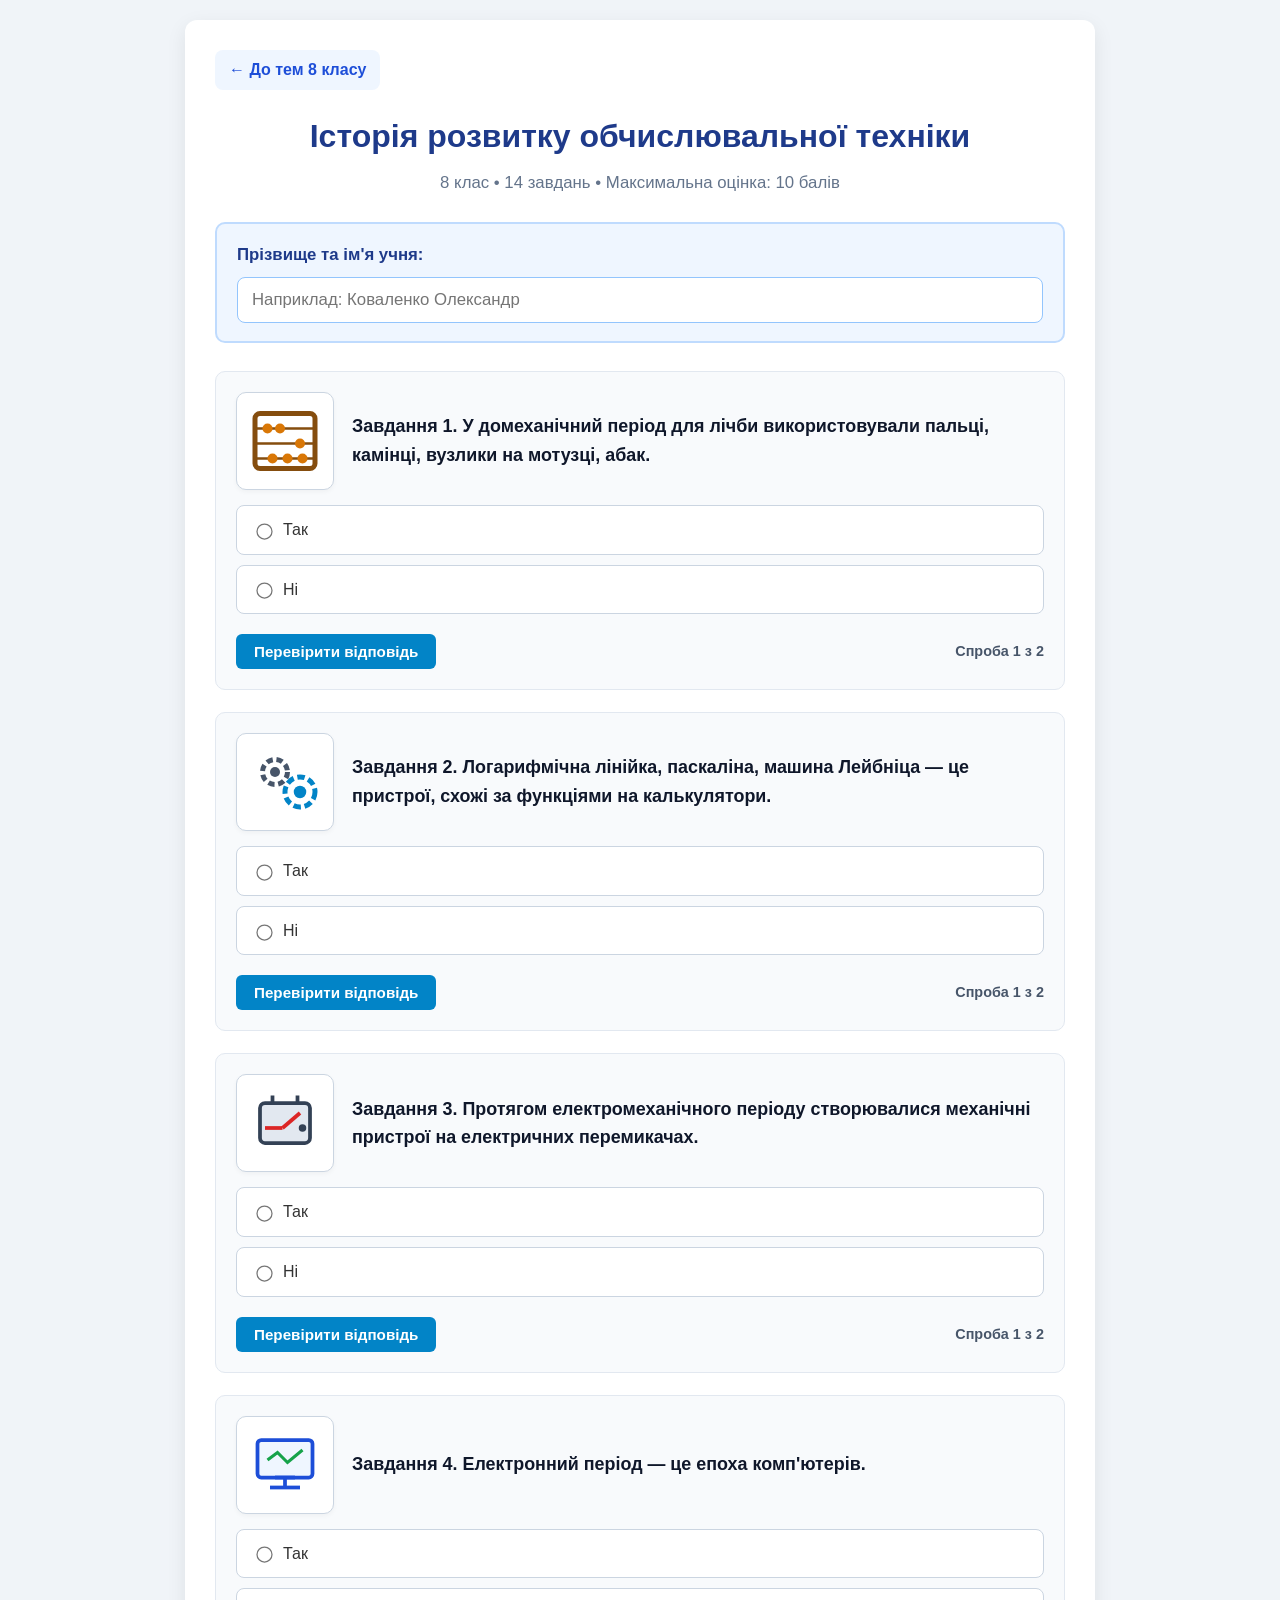
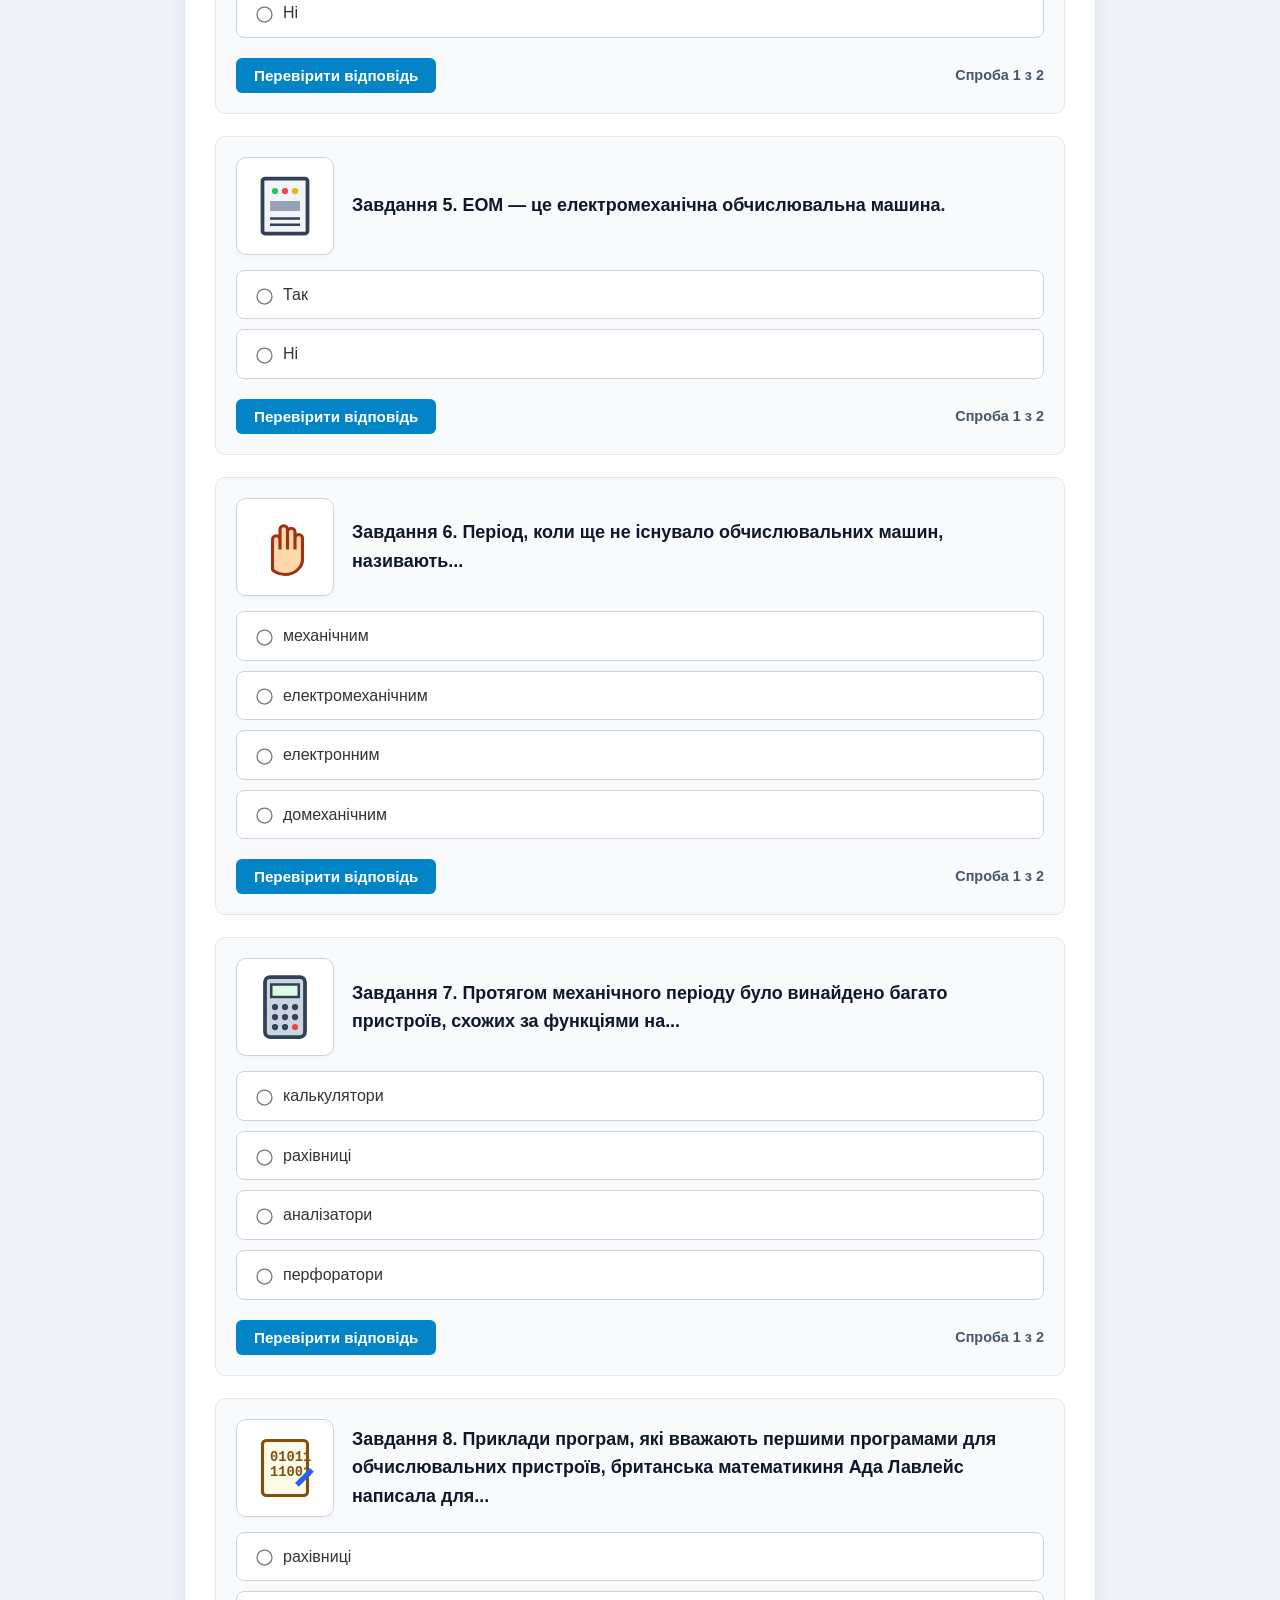
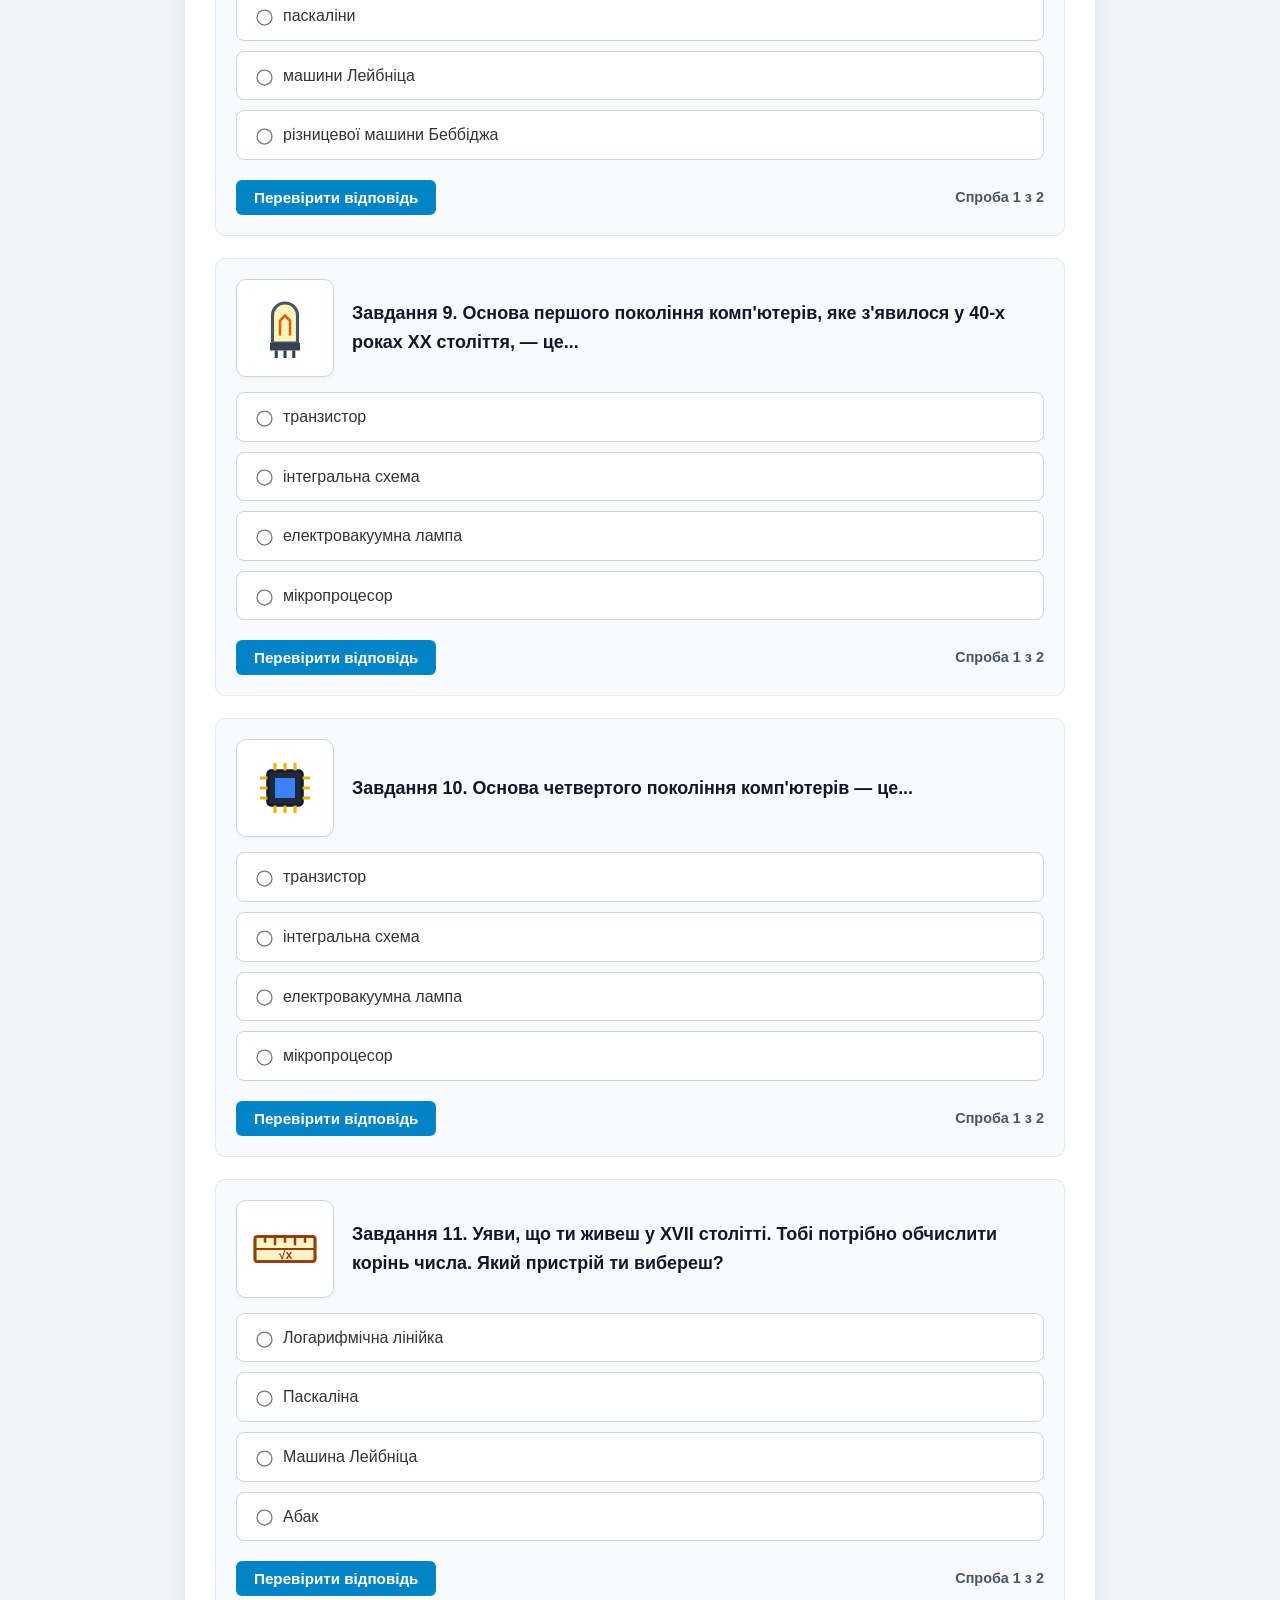
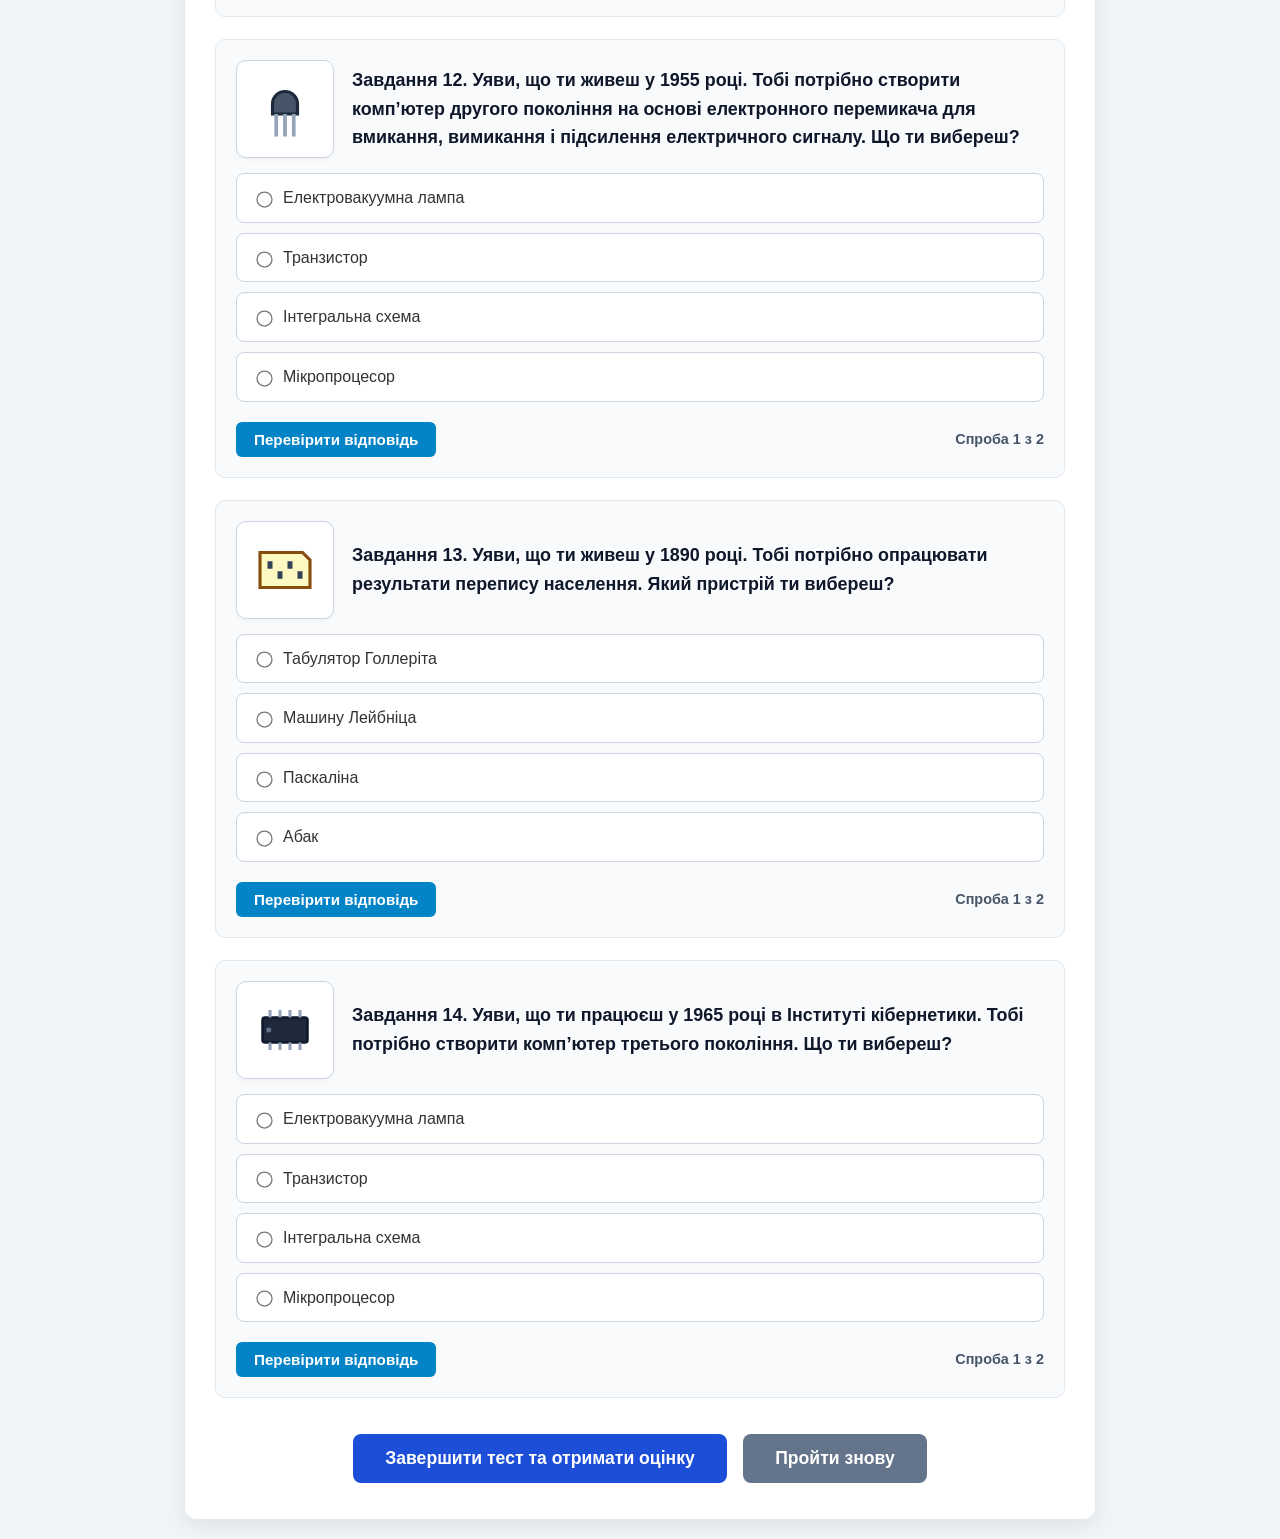
<file: 8-klas/istoriya-kompyuteriv/index.html>
<!DOCTYPE html>
<html lang="uk">
<head>
    <meta charset="UTF-8">
    <meta name="viewport" content="width=device-width, initial-scale=1.0">
    <title>8 клас — Історія обчислювальної техніки</title>
    <link rel="stylesheet" href="test_files/style.css">
</head>
<body>
<div class="container">
    <div class="nav-top">
        <a href="../index.html" class="back-link">← До тем 8 класу</a>
    </div>
    <h1>Історія розвитку обчислювальної техніки</h1>
    <div class="subtitle">8 клас • 14 завдань • Максимальна оцінка: 10 балів</div>

    <div class="student-box">
        <label for="student-name">Прізвище та ім'я учня:</label>
        <input type="text" id="student-name" placeholder="Наприклад: Коваленко Олександр" autocomplete="off">
        <div id="name-error" class="error-msg">Будь ласка, введіть прізвище та ім'я перед завершенням тесту.</div>
    </div>

    <div id="quiz-container"></div>

    <div class="controls">
        <button type="button" id="submit-btn" onclick="finishQuiz()">Завершити тест та отримати оцінку</button>
        <button type="button" id="reset-btn" class="reset-btn" onclick="resetQuiz()">Пройти знову</button>
    </div>

    <div id="result-box"></div>
</div>
<script src="test_files/script.js"></script>
</body>
</html>
</file>
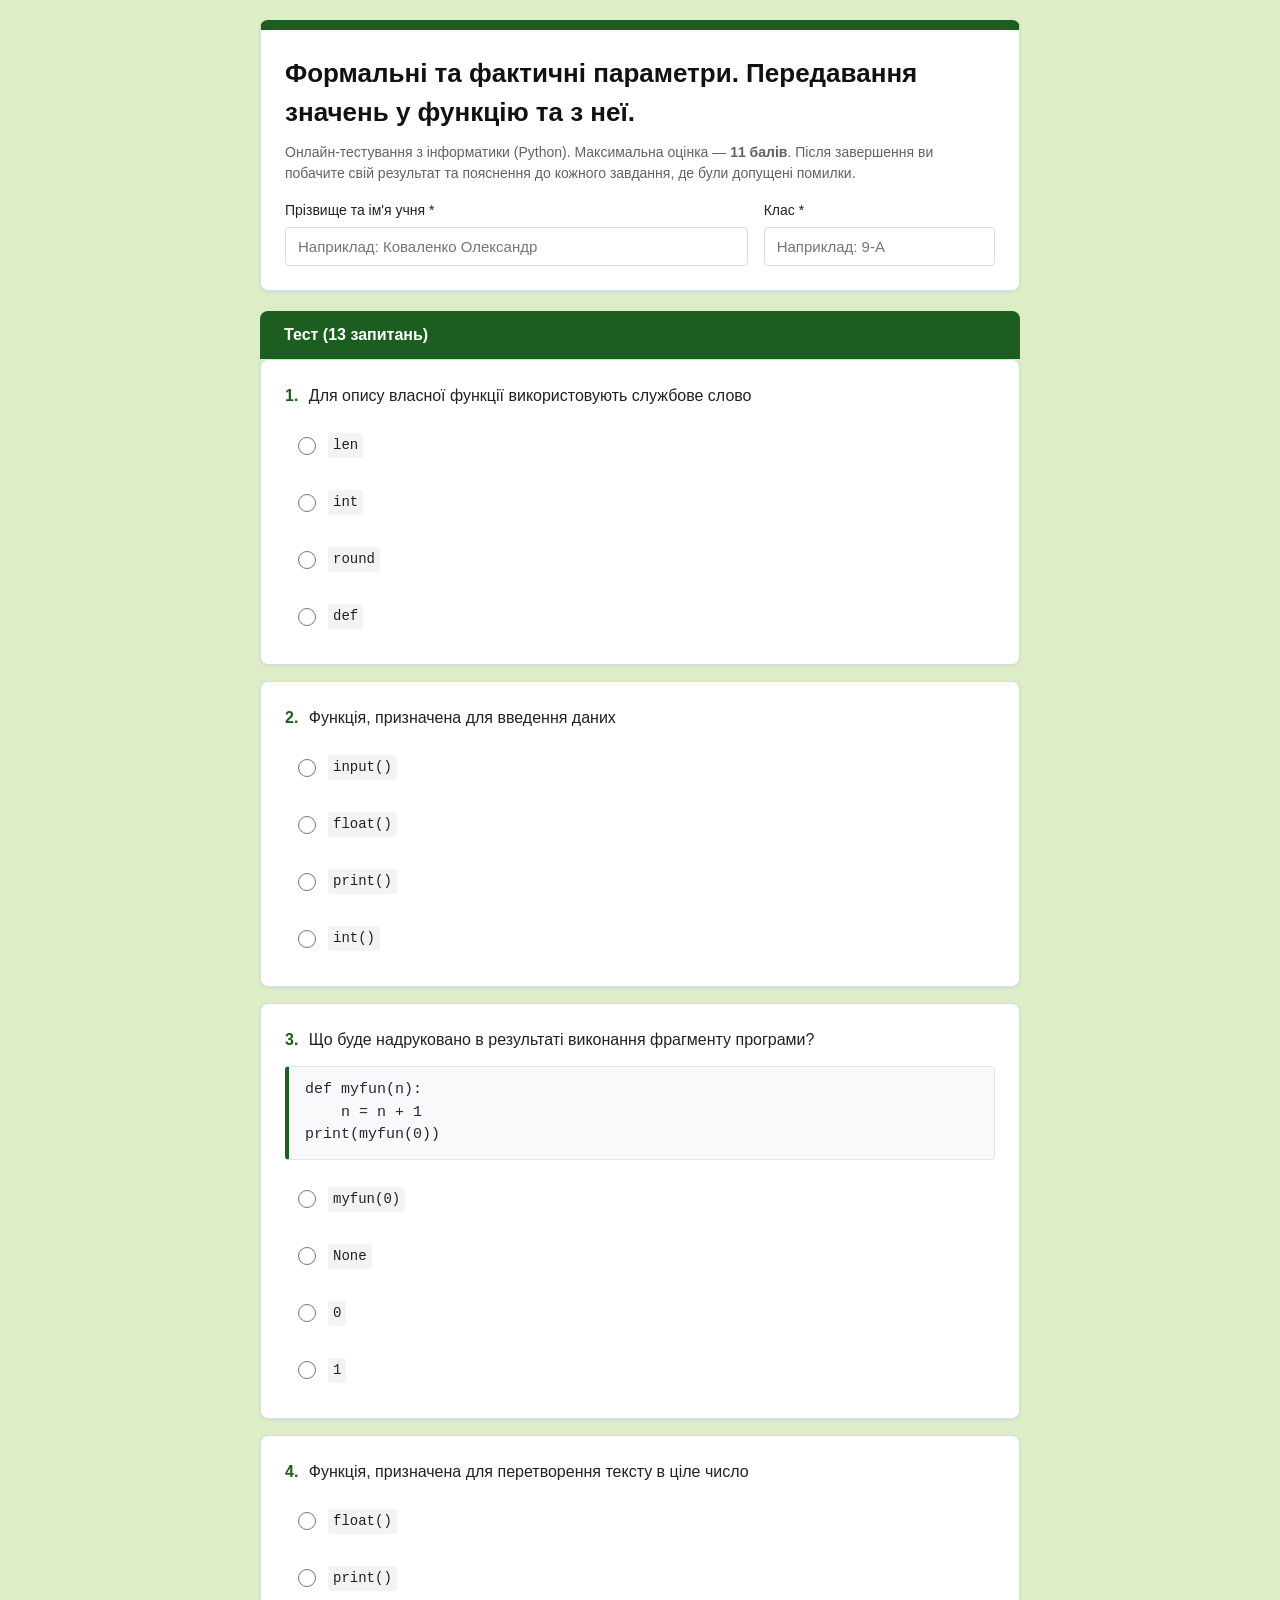
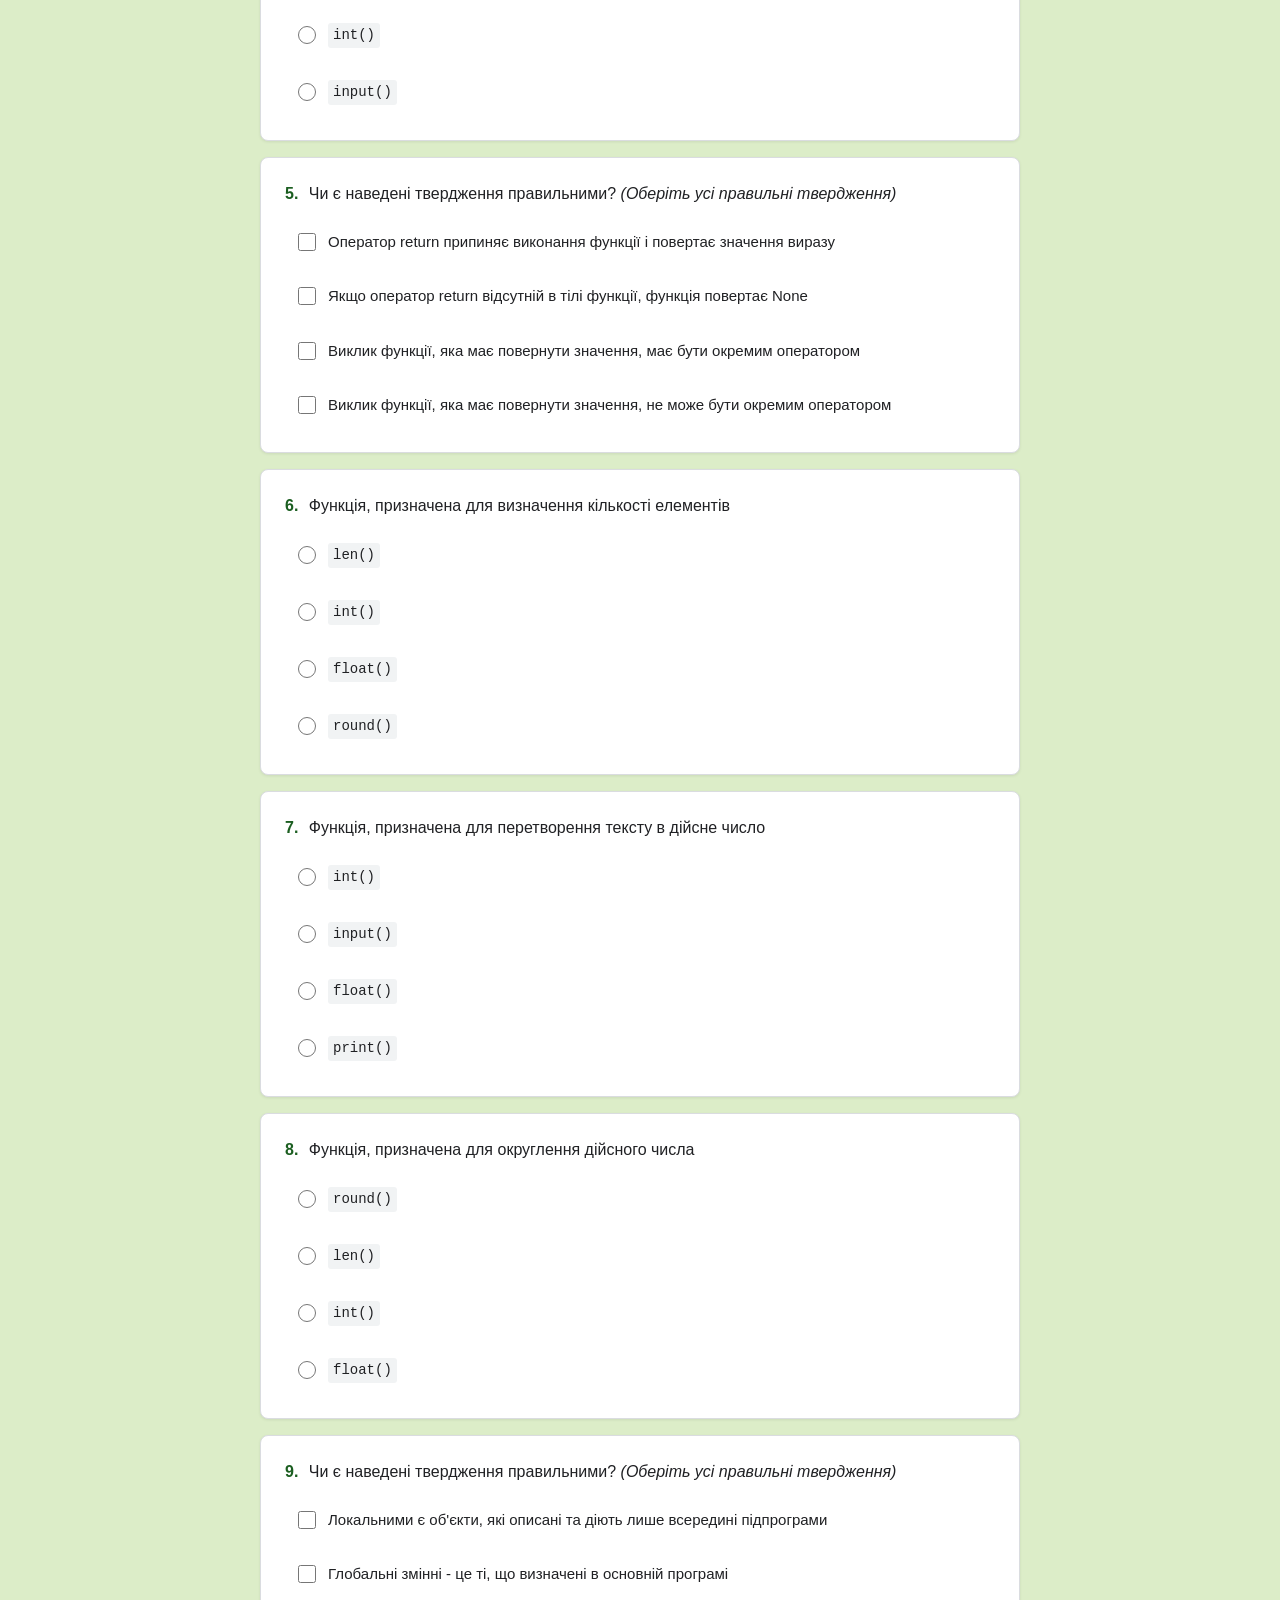
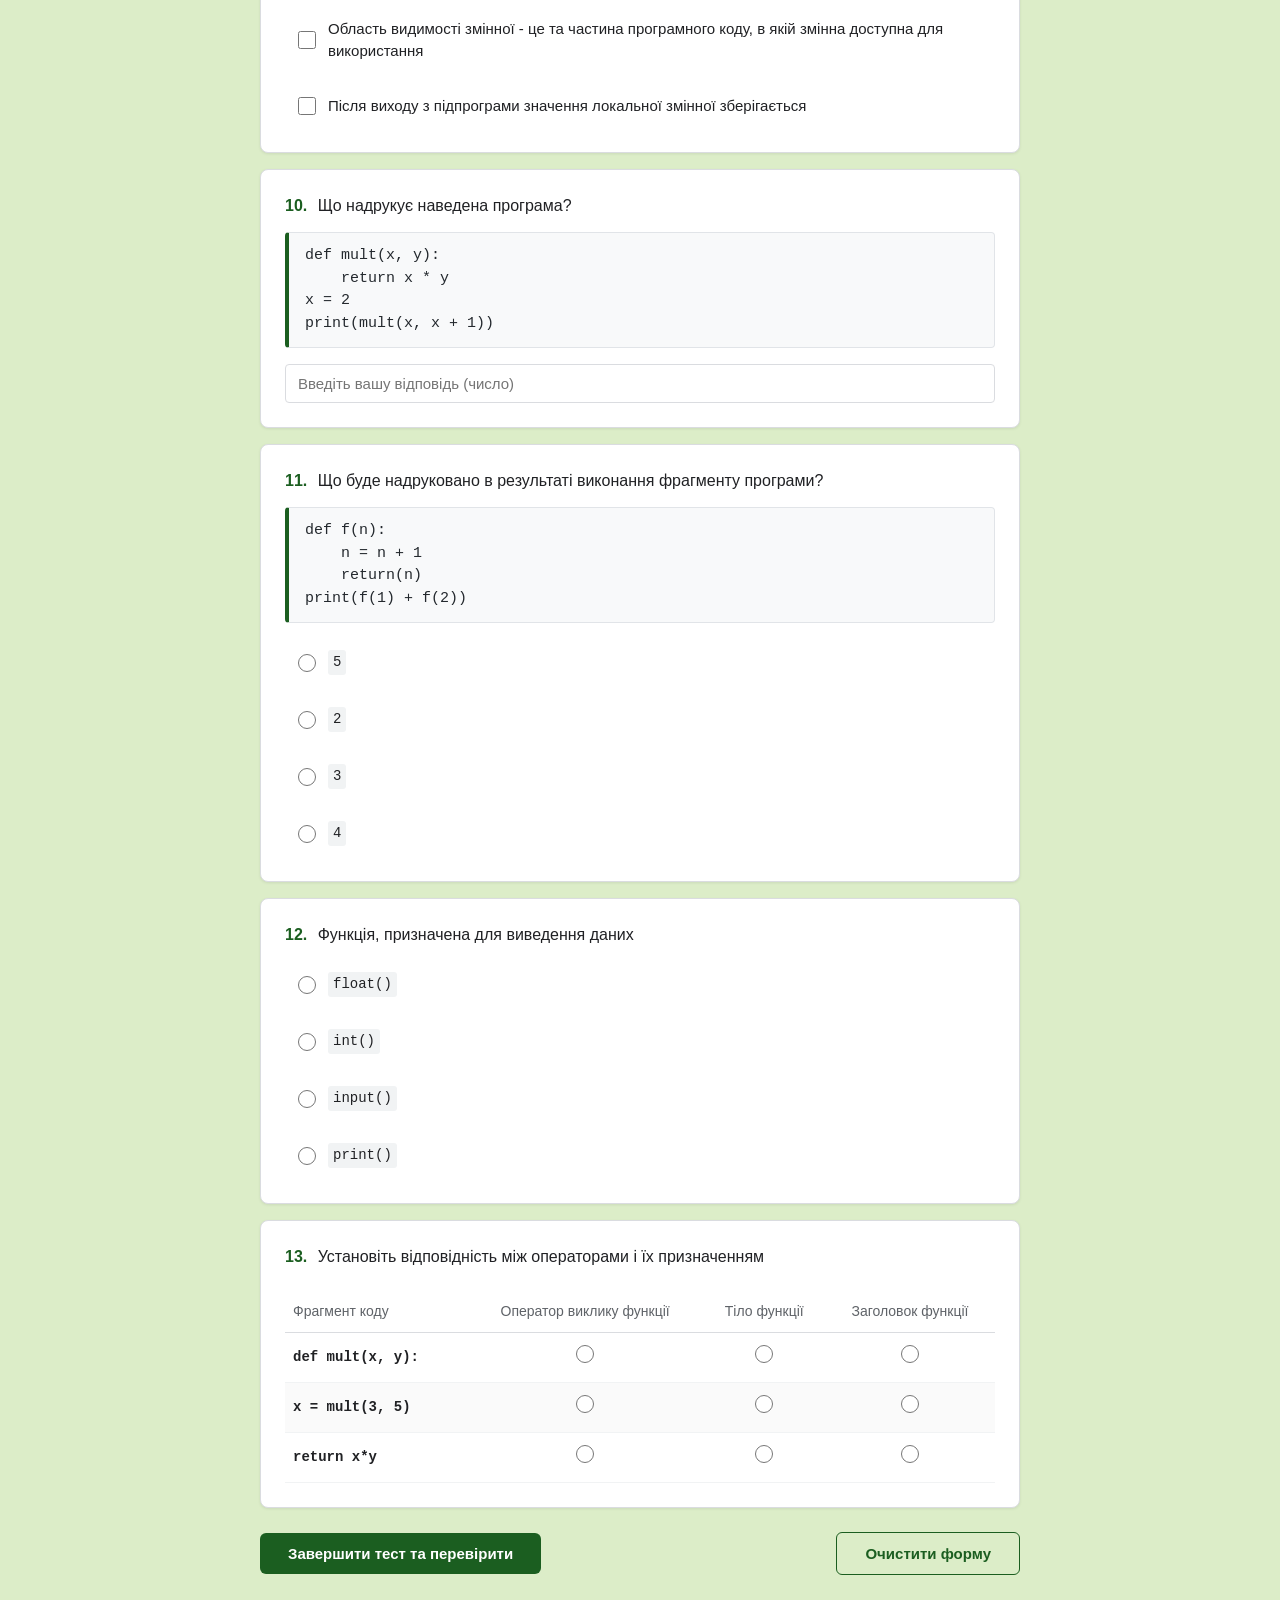
<file: functions.html>
<!DOCTYPE html>
<html lang="uk">
<head>
    <meta charset="UTF-8">
    <meta name="viewport" content="width=device-width, initial-scale=1.0">
    <title>Тест: Формальні та фактичні параметри. Передавання значень у функцію та з неї</title>
    <style>
        :root {
            --primary: #1b5e20;
            --primary-light: #e8f5e9;
            --primary-hover: #2e7d32;
            --bg-color: #dcedc8;
            --card-bg: #ffffff;
            --text-main: #202124;
            --text-muted: #5f6368;
            --border-color: #dadce0;
            --error-bg: #fce8e6;
            --error-border: #d93025;
            --error-text: #a50e0e;
            --success-bg: #e6f4ea;
            --success-border: #1e8e3e;
            --success-text: #137333;
        }

        * {
            box-sizing: border-box;
            margin: 0;
            padding: 0;
            font-family: 'Segoe UI', Roboto, Helvetica, Arial, sans-serif;
        }

        body {
            background-color: var(--bg-color);
            color: var(--text-main);
            line-height: 1.5;
            padding: 20px 12px 60px;
        }

        .container {
            max-width: 760px;
            margin: 0 auto;
        }

        .card {
            background: var(--card-bg);
            border-radius: 8px;
            border: 1px solid var(--border-color);
            padding: 24px;
            margin-bottom: 16px;
            box-shadow: 0 1px 3px rgba(0,0,0,0.08);
            transition: border-color 0.2s;
        }

        .header-card {
            border-top: 10px solid var(--primary);
        }

        .header-card h1 {
            font-size: 26px;
            font-weight: 600;
            margin-bottom: 10px;
            color: #111;
        }

        .header-card p {
            color: var(--text-muted);
            font-size: 14px;
        }

        .section-banner {
            background-color: var(--primary);
            color: white;
            padding: 12px 24px;
            border-radius: 8px 8px 0 0;
            font-weight: 600;
            font-size: 16px;
            margin-top: 20px;
        }

        .section-banner + .card {
            border-top-left-radius: 0;
            border-top-right-radius: 0;
        }

        .student-info {
            display: grid;
            grid-template-columns: 2fr 1fr;
            gap: 16px;
            margin-top: 16px;
        }

        @media (max-width: 550px) {
            .student-info {
                grid-template-columns: 1fr;
            }
        }

        .input-group label {
            display: block;
            font-size: 14px;
            font-weight: 500;
            margin-bottom: 6px;
        }

        .text-input {
            width: 100%;
            padding: 10px 12px;
            border: 1px solid var(--border-color);
            border-radius: 4px;
            font-size: 15px;
            outline: none;
            transition: border-color 0.2s;
        }

        .text-input:focus {
            border-color: var(--primary);
            border-width: 2px;
            padding: 9px 11px;
        }

        .question-title {
            font-size: 16px;
            font-weight: 500;
            margin-bottom: 14px;
        }

        .q-num {
            color: var(--primary);
            font-weight: 700;
            margin-right: 6px;
        }

        .code-block {
            background-color: #f8f9fa;
            border: 1px solid #e1e4e8;
            border-left: 4px solid var(--primary);
            border-radius: 4px;
            padding: 12px 16px;
            font-family: 'Consolas', 'Courier New', monospace;
            font-size: 15px;
            white-space: pre;
            overflow-x: auto;
            margin-bottom: 16px;
            color: #24292e;
        }

        .options-list {
            display: flex;
            flex-direction: column;
            gap: 10px;
        }

        .option-label {
            display: flex;
            align-items: center;
            gap: 12px;
            padding: 10px 12px;
            border: 1px solid transparent;
            border-radius: 6px;
            cursor: pointer;
            transition: background-color 0.15s;
        }

        .option-label:hover {
            background-color: #f1f8e9;
        }

        .option-label input[type="radio"],
        .option-label input[type="checkbox"] {
            width: 18px;
            height: 18px;
            accent-color: var(--primary);
            cursor: pointer;
            flex-shrink: 0;
        }

        .option-text {
            font-size: 15px;
        }

        .code-inline {
            font-family: 'Consolas', 'Courier New', monospace;
            background: #f1f3f4;
            padding: 2px 5px;
            border-radius: 3px;
            font-size: 14px;
        }

        /* Grid question styles */
        .grid-table {
            width: 100%;
            border-collapse: collapse;
            margin-top: 8px;
        }

        .grid-table th {
            font-weight: 500;
            font-size: 14px;
            color: var(--text-muted);
            padding: 10px 8px;
            text-align: center;
            border-bottom: 1px solid var(--border-color);
        }

        .grid-table td {
            padding: 12px 8px;
            border-bottom: 1px solid #f1f3f4;
            text-align: center;
        }

        .grid-table td:first-child {
            text-align: left;
            font-family: 'Consolas', 'Courier New', monospace;
            font-size: 14px;
            font-weight: 600;
        }

        .grid-table tr:nth-child(even) {
            background-color: #fafafa;
        }

        .grid-table input[type="radio"] {
            width: 18px;
            height: 18px;
            accent-color: var(--primary);
            cursor: pointer;
        }

        /* Feedback styles */
        .feedback-box {
            display: none;
            margin-top: 16px;
            padding: 14px 16px;
            border-radius: 6px;
            font-size: 14px;
        }

        .feedback-box.correct {
            display: block;
            background-color: var(--success-bg);
            border-left: 4px solid var(--success-border);
            color: var(--success-text);
        }

        .feedback-box.incorrect {
            display: block;
            background-color: var(--error-bg);
            border-left: 4px solid var(--error-border);
            color: var(--error-text);
        }

        .feedback-title {
            font-weight: 700;
            margin-bottom: 4px;
            display: flex;
            align-items: center;
            gap: 6px;
        }

        .feedback-explanation {
            color: #202124;
            margin-top: 6px;
            line-height: 1.45;
        }

        /* Actions & Result */
        .actions {
            display: flex;
            justify-content: space-between;
            align-items: center;
            margin-top: 24px;
            gap: 12px;
            flex-wrap: wrap;
        }

        .btn {
            padding: 12px 28px;
            border-radius: 6px;
            font-size: 15px;
            font-weight: 600;
            cursor: pointer;
            border: none;
            transition: background-color 0.2s, transform 0.1s;
        }

        .btn:active {
            transform: scale(0.98);
        }

        .btn-primary {
            background-color: var(--primary);
            color: white;
        }

        .btn-primary:hover {
            background-color: var(--primary-hover);
        }

        .btn-secondary {
            background-color: transparent;
            color: var(--primary);
            border: 1px solid var(--primary);
        }

        .btn-secondary:hover {
            background-color: var(--primary-light);
        }

        #result-panel {
            display: none;
            background: white;
            border-radius: 8px;
            border: 2px solid var(--primary);
            padding: 28px;
            margin-bottom: 24px;
            text-align: center;
            box-shadow: 0 4px 12px rgba(0,0,0,0.1);
        }

        .score-badge {
            display: inline-block;
            background: var(--primary-light);
            color: var(--primary);
            font-size: 36px;
            font-weight: 800;
            padding: 14px 32px;
            border-radius: 12px;
            margin: 14px 0;
            border: 2px solid var(--primary);
        }

        .result-details {
            font-size: 16px;
            color: var(--text-muted);
            margin-bottom: 10px;
        }

        .validation-msg {
            color: var(--error-border);
            font-size: 14px;
            font-weight: 500;
            margin-top: 10px;
            display: none;
        }
    </style>
</head>
<body>

<div class="container">
    <!-- Заголовок тесту -->
    <div class="card header-card">
        <h1>Формальні та фактичні параметри. Передавання значень у функцію та з неї.</h1>
        <p>Онлайн-тестування з інформатики (Python). Максимальна оцінка — <strong>11 балів</strong>. Після завершення ви побачите свій результат та пояснення до кожного завдання, де були допущені помилки.</p>
        
        <div class="student-info">
            <div class="input-group">
                <label for="student-name">Прізвище та ім'я учня *</label>
                <input type="text" id="student-name" class="text-input" placeholder="Наприклад: Коваленко Олександр">
            </div>
            <div class="input-group">
                <label for="student-class">Клас *</label>
                <input type="text" id="student-class" class="text-input" placeholder="Наприклад: 9-А">
            </div>
        </div>
        <div id="validation-alert" class="validation-msg">Будь ласка, вкажіть ваше прізвище, ім'я та клас перед перевіркою тесту.</div>
    </div>

    <!-- Панель результатів -->
    <div id="result-panel">
        <h2 id="result-student-title">Результат тестування</h2>
        <div class="score-badge" id="final-score">0 / 11 балів</div>
        <p class="result-details" id="raw-stats"></p>
        <p style="font-size: 14px; color: #555;">Перегляньте розбір відповідей нижче, щоб з'ясувати причини помилок.</p>
    </div>

    <div class="section-banner">Тест (13 запитань)</div>

    <form id="quiz-form">
        <!-- Питання 1 -->
        <div class="card" id="card-q1">
            <div class="question-title"><span class="q-num">1.</span> Для опису власної функції використовують службове слово</div>
            <div class="options-list">
                <label class="option-label"><input type="radio" name="q1" value="len"> <span class="option-text code-inline">len</span></label>
                <label class="option-label"><input type="radio" name="q1" value="int"> <span class="option-text code-inline">int</span></label>
                <label class="option-label"><input type="radio" name="q1" value="round"> <span class="option-text code-inline">round</span></label>
                <label class="option-label"><input type="radio" name="q1" value="def"> <span class="option-text code-inline">def</span></label>
            </div>
            <div class="feedback-box" id="fb-q1"></div>
        </div>

        <!-- Питання 2 -->
        <div class="card" id="card-q2">
            <div class="question-title"><span class="q-num">2.</span> Функція, призначена для введення даних</div>
            <div class="options-list">
                <label class="option-label"><input type="radio" name="q2" value="input()"> <span class="option-text code-inline">input()</span></label>
                <label class="option-label"><input type="radio" name="q2" value="float()"> <span class="option-text code-inline">float()</span></label>
                <label class="option-label"><input type="radio" name="q2" value="print()"> <span class="option-text code-inline">print()</span></label>
                <label class="option-label"><input type="radio" name="q2" value="int()"> <span class="option-text code-inline">int()</span></label>
            </div>
            <div class="feedback-box" id="fb-q2"></div>
        </div>

        <!-- Питання 3 -->
        <div class="card" id="card-q3">
            <div class="question-title"><span class="q-num">3.</span> Що буде надруковано в результаті виконання фрагменту програми?</div>
            <div class="code-block">def myfun(n):
    n = n + 1
print(myfun(0))</div>
            <div class="options-list">
                <label class="option-label"><input type="radio" name="q3" value="myfun(0)"> <span class="option-text code-inline">myfun(0)</span></label>
                <label class="option-label"><input type="radio" name="q3" value="None"> <span class="option-text code-inline">None</span></label>
                <label class="option-label"><input type="radio" name="q3" value="0"> <span class="option-text code-inline">0</span></label>
                <label class="option-label"><input type="radio" name="q3" value="1"> <span class="option-text code-inline">1</span></label>
            </div>
            <div class="feedback-box" id="fb-q3"></div>
        </div>

        <!-- Питання 4 -->
        <div class="card" id="card-q4">
            <div class="question-title"><span class="q-num">4.</span> Функція, призначена для перетворення тексту в ціле число</div>
            <div class="options-list">
                <label class="option-label"><input type="radio" name="q4" value="float()"> <span class="option-text code-inline">float()</span></label>
                <label class="option-label"><input type="radio" name="q4" value="print()"> <span class="option-text code-inline">print()</span></label>
                <label class="option-label"><input type="radio" name="q4" value="int()"> <span class="option-text code-inline">int()</span></label>
                <label class="option-label"><input type="radio" name="q4" value="input()"> <span class="option-text code-inline">input()</span></label>
            </div>
            <div class="feedback-box" id="fb-q4"></div>
        </div>

        <!-- Питання 5 -->
        <div class="card" id="card-q5">
            <div class="question-title"><span class="q-num">5.</span> Чи є наведені твердження правильними? <em>(Оберіть усі правильні твердження)</em></div>
            <div class="options-list">
                <label class="option-label"><input type="checkbox" name="q5" value="0"> <span class="option-text">Оператор return припиняє виконання функції і повертає значення виразу</span></label>
                <label class="option-label"><input type="checkbox" name="q5" value="1"> <span class="option-text">Якщо оператор return відсутній в тілі функції, функція повертає None</span></label>
                <label class="option-label"><input type="checkbox" name="q5" value="2"> <span class="option-text">Виклик функції, яка має повернути значення, має бути окремим оператором</span></label>
                <label class="option-label"><input type="checkbox" name="q5" value="3"> <span class="option-text">Виклик функції, яка має повернути значення, не може бути окремим оператором</span></label>
            </div>
            <div class="feedback-box" id="fb-q5"></div>
        </div>

        <!-- Питання 6 -->
        <div class="card" id="card-q6">
            <div class="question-title"><span class="q-num">6.</span> Функція, призначена для визначення кількості елементів</div>
            <div class="options-list">
                <label class="option-label"><input type="radio" name="q6" value="len()"> <span class="option-text code-inline">len()</span></label>
                <label class="option-label"><input type="radio" name="q6" value="int()"> <span class="option-text code-inline">int()</span></label>
                <label class="option-label"><input type="radio" name="q6" value="float()"> <span class="option-text code-inline">float()</span></label>
                <label class="option-label"><input type="radio" name="q6" value="round()"> <span class="option-text code-inline">round()</span></label>
            </div>
            <div class="feedback-box" id="fb-q6"></div>
        </div>

        <!-- Питання 7 -->
        <div class="card" id="card-q7">
            <div class="question-title"><span class="q-num">7.</span> Функція, призначена для перетворення тексту в дійсне число</div>
            <div class="options-list">
                <label class="option-label"><input type="radio" name="q7" value="int()"> <span class="option-text code-inline">int()</span></label>
                <label class="option-label"><input type="radio" name="q7" value="input()"> <span class="option-text code-inline">input()</span></label>
                <label class="option-label"><input type="radio" name="q7" value="float()"> <span class="option-text code-inline">float()</span></label>
                <label class="option-label"><input type="radio" name="q7" value="print()"> <span class="option-text code-inline">print()</span></label>
            </div>
            <div class="feedback-box" id="fb-q7"></div>
        </div>

        <!-- Питання 8 -->
        <div class="card" id="card-q8">
            <div class="question-title"><span class="q-num">8.</span> Функція, призначена для округлення дійсного числа</div>
            <div class="options-list">
                <label class="option-label"><input type="radio" name="q8" value="round()"> <span class="option-text code-inline">round()</span></label>
                <label class="option-label"><input type="radio" name="q8" value="len()"> <span class="option-text code-inline">len()</span></label>
                <label class="option-label"><input type="radio" name="q8" value="int()"> <span class="option-text code-inline">int()</span></label>
                <label class="option-label"><input type="radio" name="q8" value="float()"> <span class="option-text code-inline">float()</span></label>
            </div>
            <div class="feedback-box" id="fb-q8"></div>
        </div>

        <!-- Питання 9 -->
        <div class="card" id="card-q9">
            <div class="question-title"><span class="q-num">9.</span> Чи є наведені твердження правильними? <em>(Оберіть усі правильні твердження)</em></div>
            <div class="options-list">
                <label class="option-label"><input type="checkbox" name="q9" value="0"> <span class="option-text">Локальними є об'єкти, які описані та діють лише всередині підпрограми</span></label>
                <label class="option-label"><input type="checkbox" name="q9" value="1"> <span class="option-text">Глобальні змінні - це ті, що визначені в основній програмі</span></label>
                <label class="option-label"><input type="checkbox" name="q9" value="2"> <span class="option-text">Область видимості змінної - це та частина програмного коду, в якій змінна доступна для використання</span></label>
                <label class="option-label"><input type="checkbox" name="q9" value="3"> <span class="option-text">Після виходу з підпрограми значення локальної змінної зберігається</span></label>
            </div>
            <div class="feedback-box" id="fb-q9"></div>
        </div>

        <!-- Питання 10 -->
        <div class="card" id="card-q10">
            <div class="question-title"><span class="q-num">10.</span> Що надрукує наведена програма?</div>
            <div class="code-block">def mult(x, y):
    return x * y
x = 2
print(mult(x, x + 1))</div>
            <input type="text" name="q10" id="q10-input" class="text-input" placeholder="Введіть вашу відповідь (число)">
            <div class="feedback-box" id="fb-q10"></div>
        </div>

        <!-- Питання 11 -->
        <div class="card" id="card-q11">
            <div class="question-title"><span class="q-num">11.</span> Що буде надруковано в результаті виконання фрагменту програми?</div>
            <div class="code-block">def f(n):
    n = n + 1
    return(n)
print(f(1) + f(2))</div>
            <div class="options-list">
                <label class="option-label"><input type="radio" name="q11" value="5"> <span class="option-text code-inline">5</span></label>
                <label class="option-label"><input type="radio" name="q11" value="2"> <span class="option-text code-inline">2</span></label>
                <label class="option-label"><input type="radio" name="q11" value="3"> <span class="option-text code-inline">3</span></label>
                <label class="option-label"><input type="radio" name="q11" value="4"> <span class="option-text code-inline">4</span></label>
            </div>
            <div class="feedback-box" id="fb-q11"></div>
        </div>

        <!-- Питання 12 -->
        <div class="card" id="card-q12">
            <div class="question-title"><span class="q-num">12.</span> Функція, призначена для виведення даних</div>
            <div class="options-list">
                <label class="option-label"><input type="radio" name="q12" value="float()"> <span class="option-text code-inline">float()</span></label>
                <label class="option-label"><input type="radio" name="q12" value="int()"> <span class="option-text code-inline">int()</span></label>
                <label class="option-label"><input type="radio" name="q12" value="input()"> <span class="option-text code-inline">input()</span></label>
                <label class="option-label"><input type="radio" name="q12" value="print()"> <span class="option-text code-inline">print()</span></label>
            </div>
            <div class="feedback-box" id="fb-q12"></div>
        </div>

        <!-- Питання 13 -->
        <div class="card" id="card-q13">
            <div class="question-title"><span class="q-num">13.</span> Установіть відповідність між операторами і їх призначенням</div>
            <div style="overflow-x: auto;">
                <table class="grid-table">
                    <thead>
                        <tr>
                            <th style="text-align: left;">Фрагмент коду</th>
                            <th>Оператор виклику функції</th>
                            <th>Тіло функції</th>
                            <th>Заголовок функції</th>
                        </tr>
                    </thead>
                    <tbody>
                        <tr>
                            <td>def mult(x, y):</td>
                            <td><input type="radio" name="q13_row1" value="call"></td>
                            <td><input type="radio" name="q13_row1" value="body"></td>
                            <td><input type="radio" name="q13_row1" value="header"></td>
                        </tr>
                        <tr>
                            <td>x = mult(3, 5)</td>
                            <td><input type="radio" name="q13_row2" value="call"></td>
                            <td><input type="radio" name="q13_row2" value="body"></td>
                            <td><input type="radio" name="q13_row2" value="header"></td>
                        </tr>
                        <tr>
                            <td>return x*y</td>
                            <td><input type="radio" name="q13_row3" value="call"></td>
                            <td><input type="radio" name="q13_row3" value="body"></td>
                            <td><input type="radio" name="q13_row3" value="header"></td>
                        </tr>
                    </tbody>
                </table>
            </div>
            <div class="feedback-box" id="fb-q13"></div>
        </div>

        <div class="actions">
            <button type="button" class="btn btn-primary" onclick="evaluateQuiz()">Завершити тест та перевірити</button>
            <button type="button" class="btn btn-secondary" onclick="resetQuiz()">Очистити форму</button>
        </div>
    </form>
</div>

<script>
    const quizData = {
        q1: {
            type: 'radio',
            correct: 'def',
            correctLabel: 'def',
            explanation: 'У мові Python створення (оголошення) власної функції завжди починається зі службового слова <strong>def</strong> (від англ. <em>define</em> — визначити), після якого вказують ім’я функції та параметри у дужках.'
        },
        q2: {
            type: 'radio',
            correct: 'input()',
            correctLabel: 'input()',
            explanation: 'Функція <strong>input()</strong> зчитує рядок тексту, який користувач вводить з клавіатури. <code>print()</code> використовується для виведення, а <code>int()</code> та <code>float()</code> — для перетворення типів даних.'
        },
        q3: {
            type: 'radio',
            correct: 'None',
            correctLabel: 'None',
            explanation: 'У тілі функції <code>myfun(n)</code> відсутній оператор <strong>return</strong>. Якщо функція не повертає жодного значення явно, Python автоматично повертає спеціальне значення <strong>None</strong> («нічого»).'
        },
        q4: {
            type: 'radio',
            correct: 'int()',
            correctLabel: 'int()',
            explanation: 'Функція <strong>int()</strong> (від англ. <em>integer</em> — ціле число) перетворює рядок символів або дробове число у ціле число.'
        },
        q5: {
            type: 'checkbox',
            correct: ['0', '1'],
            correctLabel: '1) Оператор return припиняє виконання функції і повертає значення виразу; 2) Якщо оператор return відсутній в тілі функції, функція повертає None.',
            explanation: 'Оператор <code>return</code> справді завершує роботу функції та повертає результат, а без нього функція повертає <code>None</code>. Останні два твердження хибні: виклик функції, що повертає значення, зазвичай використовують у виразах (наприклад, <code>x = f(2)</code> або <code>print(f(2))</code>), хоча технічно його можна записати й окремим рядком.'
        },
        q6: {
            type: 'radio',
            correct: 'len()',
            correctLabel: 'len()',
            explanation: 'Функція <strong>len()</strong> (від англ. <em>length</em> — довжина) повертає кількість символів у рядку або кількість елементів у списку, кортежі тощо.'
        },
        q7: {
            type: 'radio',
            correct: 'float()',
            correctLabel: 'float()',
            explanation: 'Функція <strong>float()</strong> перетворює текстовий рядок або ціле число у дійсне число (число з плаваючою крапкою).'
        },
        q8: {
            type: 'radio',
            correct: 'round()',
            correctLabel: 'round()',
            explanation: 'Функція <strong>round()</strong> використовується для математичного округлення дійсного числа до найближчого цілого або до заданої кількості знаків після коми.'
        },
        q9: {
            type: 'checkbox',
            correct: ['0', '1', '2'],
            correctLabel: 'Перші три твердження є правильними.',
            explanation: 'Локальні змінні створюються всередині функції та знищуються одразу після завершення її виконання — тому четверте твердження («Після виходу з підпрограми значення локальної змінної зберігається») є хибним.'
        },
        q10: {
            type: 'text',
            correct: '6',
            correctLabel: '6',
            explanation: 'Змінна <code>x</code> дорівнює <code>2</code>. Під час виклику <code>mult(x, x + 1)</code> у функцію передаються фактичні параметри <code>2</code> і <code>3</code>. Функція повертає їх добуток: <code>2 * 3 = 6</code>.'
        },
        q11: {
            type: 'radio',
            correct: '5',
            correctLabel: '5',
            explanation: 'Функція <code>f(n)</code> збільшує передане число на 1 і повертає результат. Отже, <code>f(1)</code> поверне <code>2</code>, а <code>f(2)</code> поверне <code>3</code>. Їх сума: <code>2 + 3 = 5</code>.'
        },
        q12: {
            type: 'radio',
            correct: 'print()',
            correctLabel: 'print()',
            explanation: 'Функція <strong>print()</strong> призначена для виведення текстової та числової інформації на екран.'
        },
        q13: {
            type: 'grid',
            correct: {
                row1: 'header',
                row2: 'call',
                row3: 'body'
            },
            correctLabel: 'def mult(x, y): — Заголовок функції; x = mult(3, 5) — Оператор виклику функції; return x*y — Тіло функції.',
            explanation: '<strong>def mult(x, y):</strong> — це заголовок функції (містить слово <code>def</code>, назву та формальні параметри). <strong>return x*y</strong> — інструкція всередині функції, тобто її тіло. <strong>x = mult(3, 5)</strong> — звернення до функції з передачею фактичних аргументів (оператор виклику).'
        }
    };

    function evaluateQuiz() {
        const nameInput = document.getElementById('student-name').value.trim();
        const classInput = document.getElementById('student-class').value.trim();
        const alertBox = document.getElementById('validation-alert');

        if (!nameInput || !classInput) {
            alertBox.style.display = 'block';
            document.getElementById('student-name').scrollIntoView({ behavior: 'smooth', block: 'center' });
            return;
        }
        alertBox.style.display = 'none';

        let rawCorrectCount = 0;
        const totalQuestions = 13;
        const maxGrade = 11;

        for (let i = 1; i <= totalQuestions; i++) {
            const qKey = 'q' + i;
            const qData = quizData[qKey];
            let isCorrect = false;

            if (qData.type === 'radio') {
                const selected = document.querySelector(`input[name="${qKey}"]:checked`);
                if (selected && selected.value === qData.correct) {
                    isCorrect = true;
                }
            } else if (qData.type === 'checkbox') {
                const checkedNodes = document.querySelectorAll(`input[name="${qKey}"]:checked`);
                const selectedValues = Array.from(checkedNodes).map(el => el.value).sort();
                const expectedValues = [...qData.correct].sort();
                if (selectedValues.length === expectedValues.length &&
                    selectedValues.every((val, idx) => val === expectedValues[idx])) {
                    isCorrect = true;
                }
            } else if (qData.type === 'text') {
                const val = document.getElementById('q10-input').value.trim();
                if (val === qData.correct) {
                    isCorrect = true;
                }
            } else if (qData.type === 'grid') {
                const r1 = document.querySelector('input[name="q13_row1"]:checked');
                const r2 = document.querySelector('input[name="q13_row2"]:checked');
                const r3 = document.querySelector('input[name="q13_row3"]:checked');
                if (r1 && r2 && r3 &&
                    r1.value === qData.correct.row1 &&
                    r2.value === qData.correct.row2 &&
                    r3.value === qData.correct.row3) {
                    isCorrect = true;
                }
            }

            const fbBox = document.getElementById('fb-' + qKey);
            const card = document.getElementById('card-' + qKey);

            if (isCorrect) {
                rawCorrectCount++;
                card.style.borderColor = '#1e8e3e';
                fbBox.className = 'feedback-box correct';
                fbBox.innerHTML = `<div class="feedback-title">✓ Правильно!</div>`;
            } else {
                card.style.borderColor = '#d93025';
                fbBox.className = 'feedback-box incorrect';
                fbBox.innerHTML = `
                    <div class="feedback-title">✕ Неправильно</div>
                    <div><strong>Правильна відповідь:</strong> ${qData.correctLabel}</div>
                    <div class="feedback-explanation"><strong>Пояснення:</strong> ${qData.explanation}</div>
                `;
            }
        }

        // Розрахунок оцінки за 11-бальною шкалою
        const scaledScore = Math.round((rawCorrectCount / totalQuestions) * maxGrade);
        const percentage = Math.round((rawCorrectCount / totalQuestions) * 100);

        const resultPanel = document.getElementById('result-panel');
        document.getElementById('result-student-title').textContent = `${nameInput} (${classInput})`;
        document.getElementById('final-score').textContent = `${scaledScore} / ${maxGrade} балів`;
        document.getElementById('raw-stats').textContent = `Правильних відповідей: ${rawCorrectCount} із ${totalQuestions} (${percentage}%)`;
        
        resultPanel.style.display = 'block';
        resultPanel.scrollIntoView({ behavior: 'smooth', block: 'start' });
    }

    function resetQuiz() {
        document.getElementById('quiz-form').reset();
        document.getElementById('result-panel').style.display = 'none';
        document.getElementById('validation-alert').style.display = 'none';

        for (let i = 1; i <= 13; i++) {
            const fbBox = document.getElementById('fb-q' + i);
            const card = document.getElementById('card-q' + i);
            fbBox.className = 'feedback-box';
            fbBox.innerHTML = '';
            card.style.borderColor = '#dadce0';
        }
        window.scrollTo({ top: 0, behavior: 'smooth' });
    }
</script>

</body>
</html>
</file>
<file: style.css>
* {
    box-sizing: border-box;
    margin: 0;
    padding: 0;
}
body {
    font-family: 'Segoe UI', Tahoma, Geneva, Verdana, sans-serif;
    background-color: #f0f4f8;
    color: #1e293b;
    line-height: 1.6;
    padding: 20px;
}
.container {
    max-width: 900px;
    margin: 0 auto;
    background: #ffffff;
    padding: 35px;
    border-radius: 16px;
    box-shadow: 0 8px 25px rgba(0, 0, 0, 0.07);
}
header {
    text-align: center;
    margin-bottom: 35px;
    padding-bottom: 20px;
    border-bottom: 2px solid #e2e8f0;
}
h1 {
    color: #1e3a8a;
    font-size: 2em;
    margin-bottom: 8px;
}
.subtitle {
    color: #64748b;
    font-size: 1.1em;
}
.grid {
    display: grid;
    grid-template-columns: repeat(auto-fill, minmax(190px, 1fr));
    gap: 20px;
}
.card {
    display: flex;
    flex-direction: column;
    align-items: center;
    justify-content: center;
    text-decoration: none;
    background: #f8fafc;
    border: 2px solid #cbd5e1;
    border-radius: 14px;
    padding: 25px 15px;
    transition: all 0.25s ease;
    position: relative;
}
.card:hover {
    transform: translateY(-4px);
    border-color: #2563eb;
    background: #eff6ff;
    box-shadow: 0 10px 20px rgba(37, 99, 235, 0.12);
}
.card-number {
    font-size: 2.2em;
    font-weight: 800;
    color: #1d4ed8;
    margin-bottom: 5px;
}
.card-title {
    font-size: 1.15em;
    font-weight: 600;
    color: #0f172a;
}
.badge {
    margin-top: 12px;
    padding: 4px 12px;
    border-radius: 20px;
    font-size: 0.85em;
    font-weight: 600;
}
.badge-active {
    background-color: #dcfce7;
    color: #166534;
}
.badge-soon {
    background-color: #e2e8f0;
    color: #475569;
}
.back-link {
    display: inline-flex;
    align-items: center;
    gap: 8px;
    text-decoration: none;
    color: #1d4ed8;
    font-weight: 600;
    margin-bottom: 20px;
    padding: 8px 16px;
    background: #eff6ff;
    border-radius: 8px;
    transition: background 0.2s;
}
.back-link:hover {
    background: #dbeafe;
}
.topic-list {
    display: flex;
    flex-direction: column;
    gap: 15px;
}
.topic-card {
    display: flex;
    justify-content: space-between;
    align-items: center;
    padding: 20px 25px;
    background: #f8fafc;
    border: 2px solid #cbd5e1;
    border-radius: 12px;
    text-decoration: none;
    color: #0f172a;
    transition: all 0.2s ease;
}
.topic-card:hover {
    border-color: #2563eb;
    background: #eff6ff;
}
.topic-info h3 {
    color: #1e3a8a;
    margin-bottom: 4px;
}
.topic-info p {
    color: #64748b;
    font-size: 0.95em;
}
.empty-state {
    text-align: center;
    padding: 50px 20px;
    background: #f8fafc;
    border-radius: 12px;
    border: 2px dashed #cbd5e1;
    color: #64748b;
}
</file>
<file: 8-klas/istoriya-kompyuteriv/test_files/style.css>
body {
    font-family: 'Segoe UI', Tahoma, Geneva, Verdana, sans-serif;
    background-color: #f0f4f8;
    color: #333;
    line-height: 1.6;
    margin: 0;
    padding: 20px;
}
.container {
    max-width: 850px;
    margin: 0 auto;
    background: #fff;
    padding: 30px;
    border-radius: 12px;
    box-shadow: 0 6px 20px rgba(0,0,0,0.08);
}
.nav-top {
    margin-bottom: 15px;
}
.back-link {
    display: inline-block;
    text-decoration: none;
    color: #1d4ed8;
    font-weight: 600;
    padding: 7px 14px;
    background: #eff6ff;
    border-radius: 8px;
    transition: background 0.2s;
}
.back-link:hover {
    background: #dbeafe;
}
h1 {
    text-align: center;
    color: #1e3a8a;
    margin-bottom: 8px;
}
.subtitle {
    text-align: center;
    color: #64748b;
    margin-bottom: 25px;
    font-size: 1.05em;
}
.student-box {
    background: #eff6ff;
    border: 2px solid #bfdbfe;
    border-radius: 10px;
    padding: 18px 20px;
    margin-bottom: 28px;
    display: flex;
    flex-direction: column;
    gap: 8px;
}
.student-box label {
    font-weight: 700;
    color: #1e3a8a;
    font-size: 1.05em;
}
.student-box input {
    padding: 12px 14px;
    font-size: 1.05em;
    border: 1px solid #93c5fd;
    border-radius: 8px;
    outline: none;
}
.student-box input:focus {
    border-color: #2563eb;
    box-shadow: 0 0 0 3px rgba(37, 99, 235, 0.15);
}
.error-msg {
    display: none;
    color: #dc2626;
    font-weight: 600;
    font-size: 0.95em;
}
.question-card {
    border: 1px solid #e2e8f0;
    border-radius: 10px;
    padding: 20px;
    margin-bottom: 22px;
    background-color: #f8fafc;
    display: flex;
    flex-direction: column;
    gap: 15px;
}
.question-header {
    display: flex;
    align-items: center;
    gap: 18px;
}
.illustration {
    flex-shrink: 0;
    width: 80px;
    height: 80px;
    background: #ffffff;
    border: 1px solid #cbd5e1;
    border-radius: 10px;
    display: flex;
    align-items: center;
    justify-content: center;
    padding: 8px;
    box-shadow: 0 2px 5px rgba(0,0,0,0.04);
}
.illustration svg {
    width: 100%;
    height: 100%;
}
.question-title {
    font-weight: bold;
    font-size: 1.12em;
    color: #0f172a;
}
.options {
    display: flex;
    flex-direction: column;
    gap: 10px;
}
.option-label {
    display: flex;
    align-items: center;
    padding: 11px 16px;
    border: 1px solid #cbd5e1;
    border-radius: 8px;
    background: #fff;
    cursor: pointer;
    transition: all 0.2s ease;
}
.option-label:hover:not(.disabled) {
    background-color: #eff6ff;
    border-color: #3b82f6;
}
.option-label input {
    margin-right: 12px;
    transform: scale(1.25);
    cursor: pointer;
}
.option-label.disabled {
    cursor: not-allowed;
    opacity: 0.75;
}
.correct {
    background-color: #dcfce7 !important;
    border-color: #22c55e !important;
    color: #14532d;
    font-weight: bold;
}
.incorrect {
    background-color: #fee2e2 !important;
    border-color: #ef4444 !important;
    color: #7f1d1d;
}
.q-actions {
    display: flex;
    align-items: center;
    justify-content: space-between;
    flex-wrap: wrap;
    gap: 10px;
    margin-top: 5px;
}
.check-single-btn {
    background-color: #0284c7;
    color: #fff;
    border: none;
    padding: 9px 18px;
    font-size: 0.95em;
    font-weight: 600;
    border-radius: 6px;
    cursor: pointer;
    transition: background 0.2s;
}
.check-single-btn:hover:not(:disabled) {
    background-color: #0369a1;
}
.check-single-btn:disabled {
    background-color: #94a3b8;
    cursor: not-allowed;
}
.attempt-badge {
    font-size: 0.9em;
    font-weight: 600;
    color: #475569;
}
.feedback-box {
    display: none;
    padding: 12px 16px;
    border-radius: 8px;
    font-size: 0.98em;
}
.feedback-retry {
    display: block;
    background-color: #fef3c7;
    border: 1px solid #f59e0b;
    color: #92400e;
}
.feedback-success {
    display: block;
    background-color: #dcfce7;
    border: 1px solid #22c55e;
    color: #166534;
}
.feedback-fail {
    display: block;
    background-color: #fee2e2;
    border: 1px solid #ef4444;
    color: #991b1b;
}
.controls {
    text-align: center;
    margin-top: 30px;
}
.controls button {
    background-color: #1d4ed8;
    color: white;
    border: none;
    padding: 14px 32px;
    font-size: 1.1em;
    font-weight: 600;
    border-radius: 8px;
    cursor: pointer;
    transition: background 0.3s;
    margin: 6px;
}
.controls button:hover {
    background-color: #1e40af;
}
.controls button.reset-btn {
    background-color: #64748b;
}
.controls button.reset-btn:hover {
    background-color: #475569;
}
#result-box {
    display: none;
    margin-top: 25px;
    padding: 25px;
    border-radius: 10px;
    background-color: #eff6ff;
    border: 2px solid #2563eb;
    text-align: center;
    font-size: 1.25em;
    color: #1e293b;
}
.student-result-name {
    font-size: 1.3em;
    font-weight: 700;
    color: #0f172a;
    margin-bottom: 8px;
}
.grade-highlight {
    font-size: 1.6em;
    font-weight: bold;
    color: #1d4ed8;
    display: block;
    margin-top: 10px;
}
@media (max-width: 600px) {
    .question-header {
        flex-direction: column;
        align-items: flex-start;
    }
}
</file>
